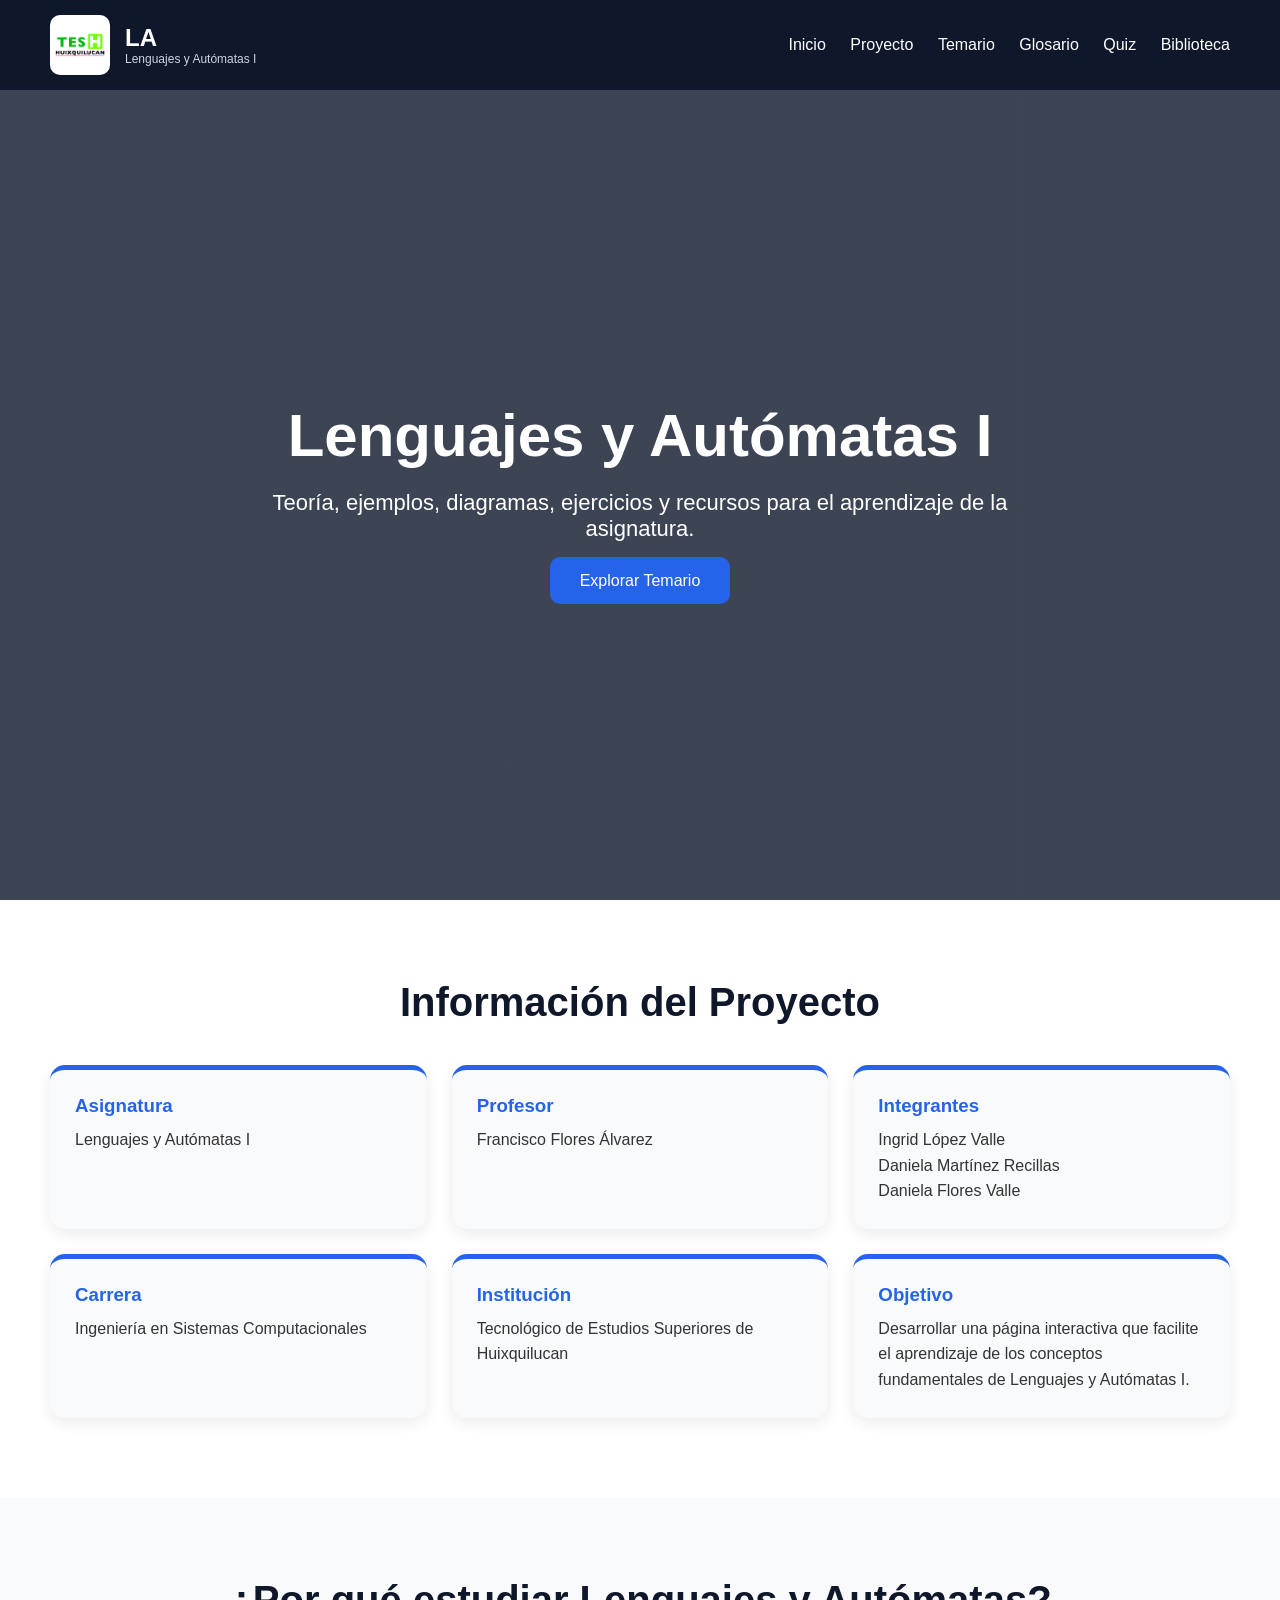
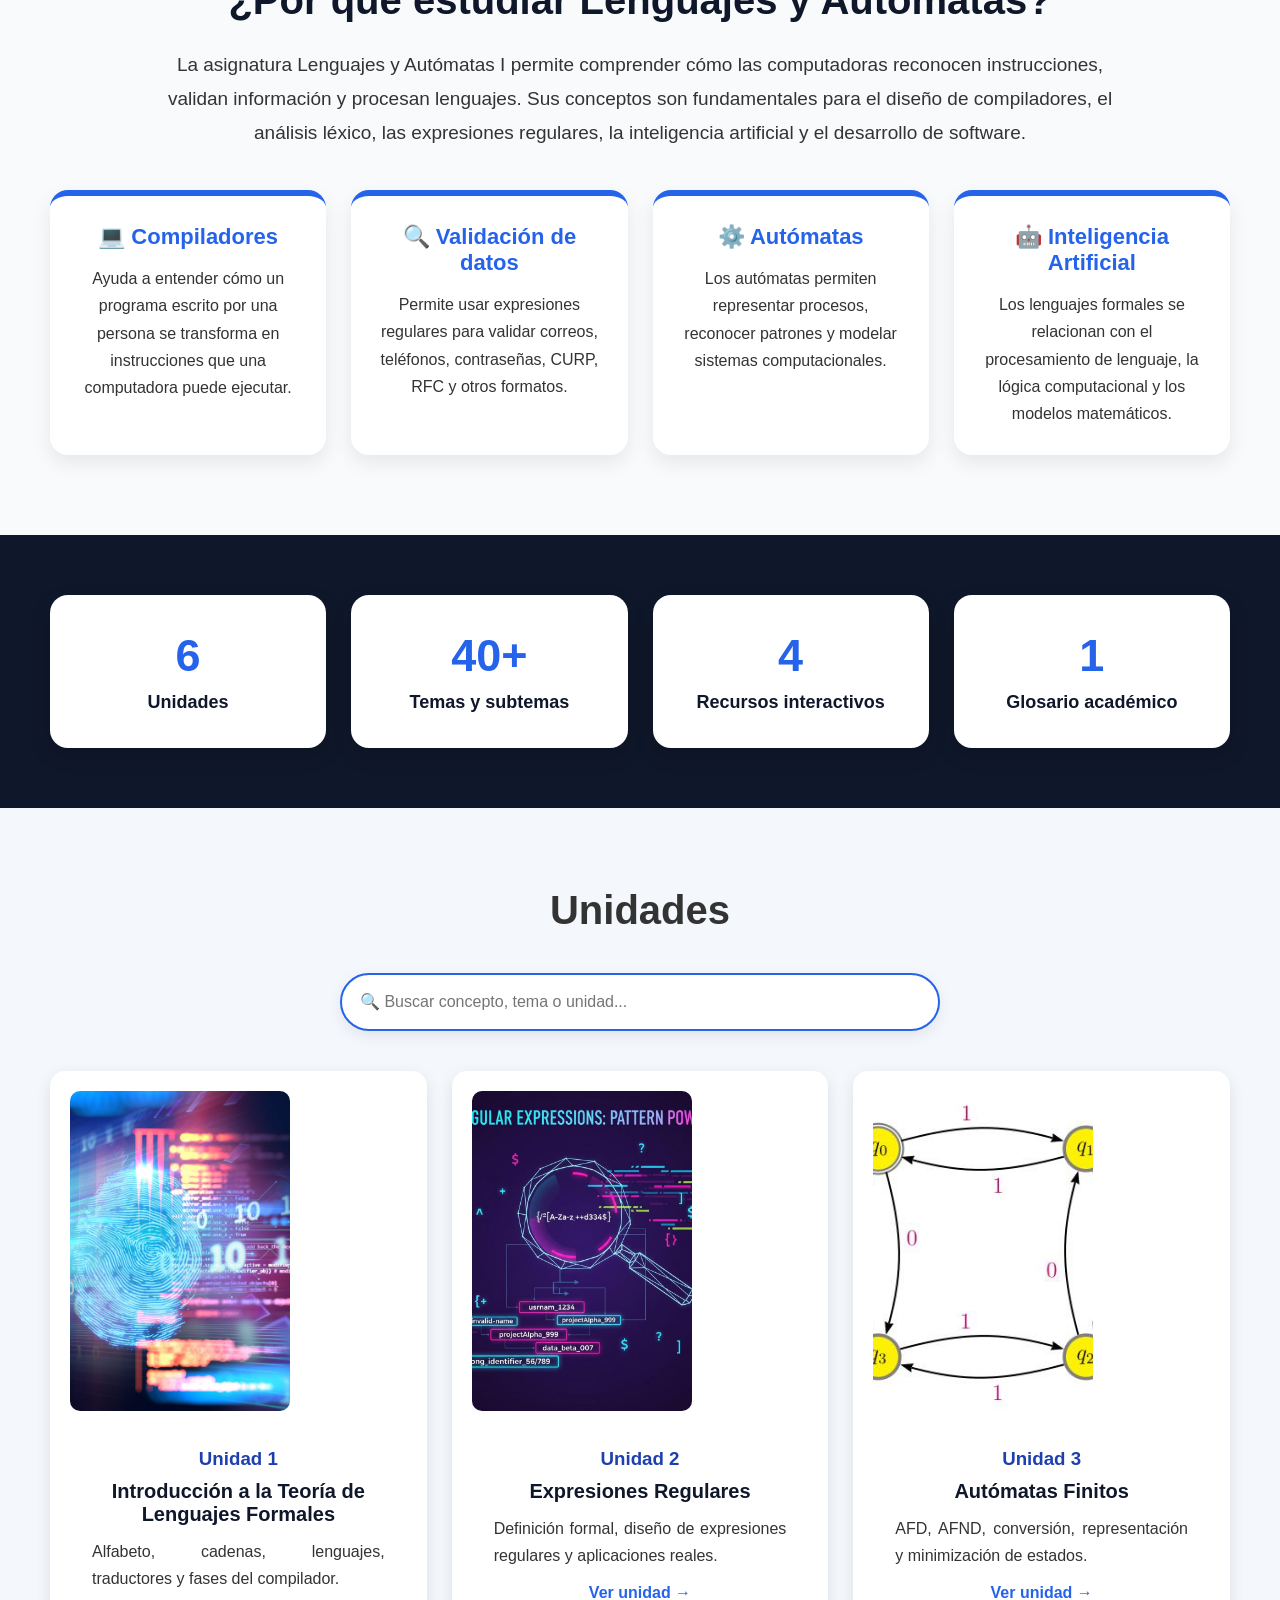
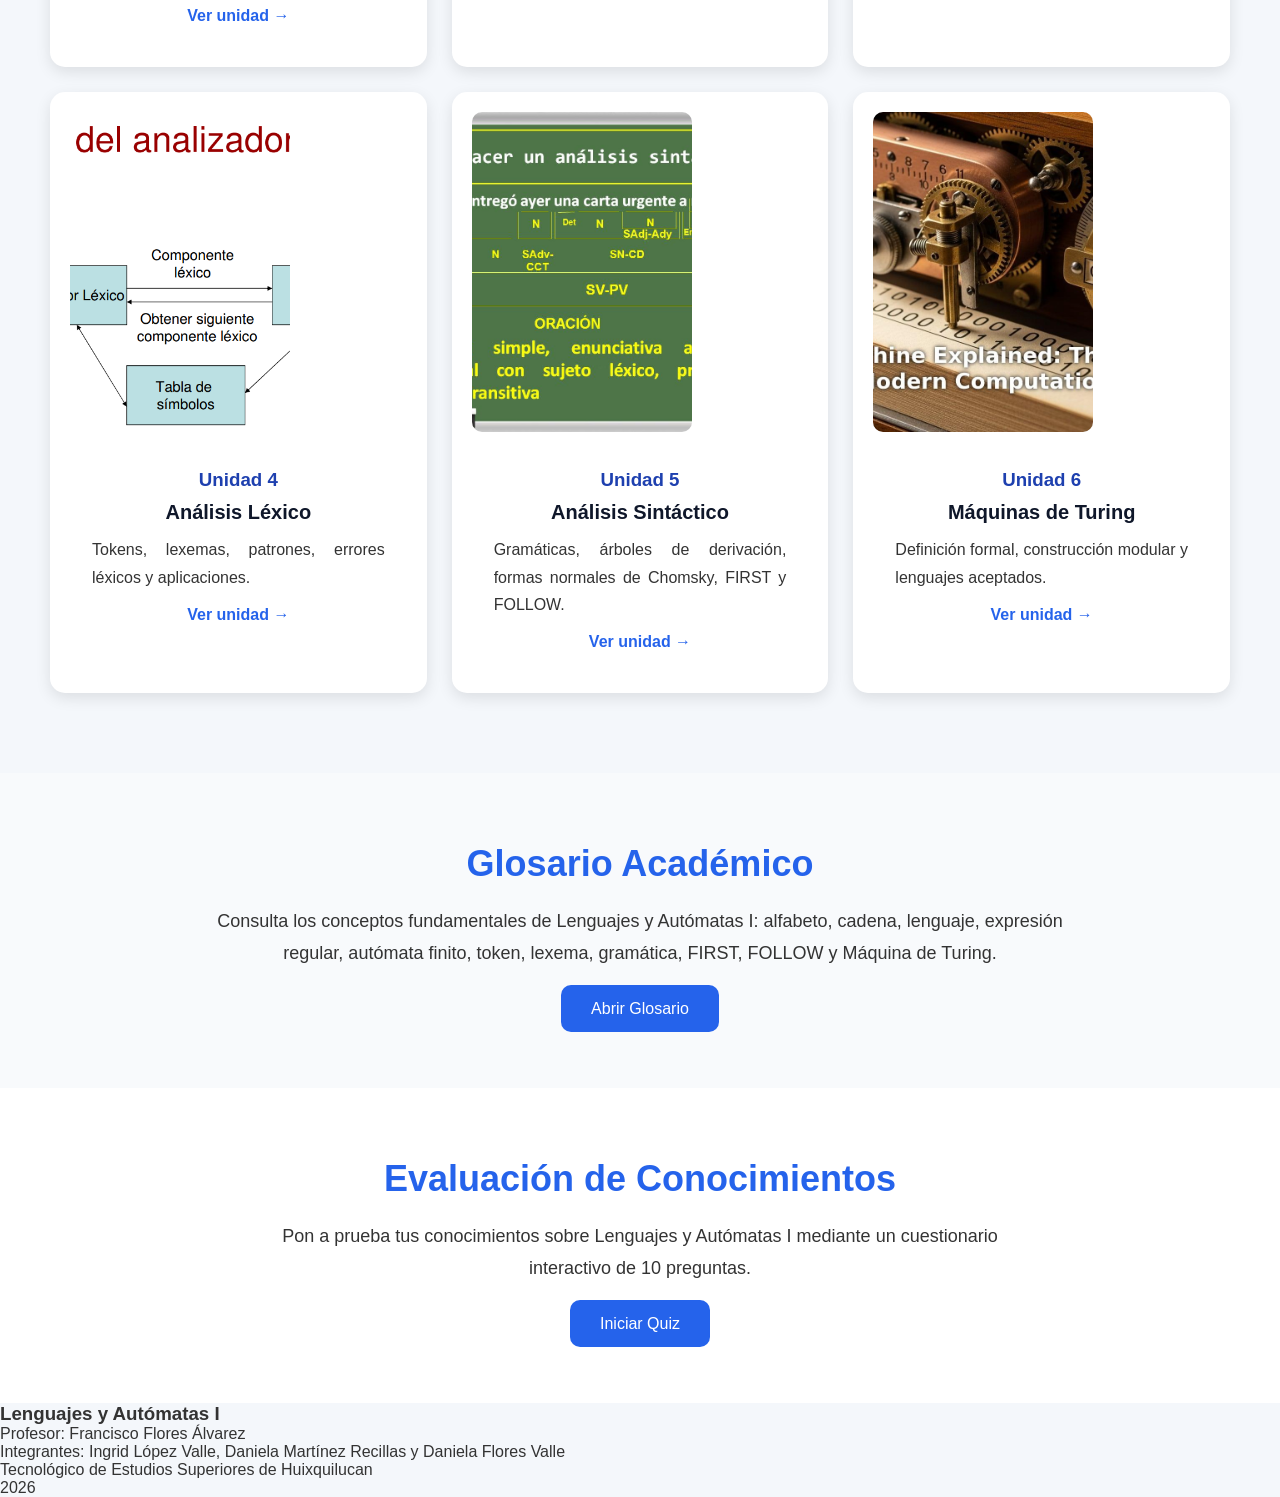
<file: index.html>
<!DOCTYPE html>
<html lang="es">

<head>
    <meta charset="UTF-8">
    <meta name="viewport" content="width=device-width, initial-scale=1.0">
    <title>Biblioteca Digital - Lenguajes y Autómatas I</title>
    <link rel="stylesheet" href="css/estilos.css">
</head>

<body>

<header class="encabezado">

    <div class="logo-contenedor">
        <img src="img/logo-tesh.png" alt="Logo TESH" class="logo-img">

        <div class="logo-texto">
            <h2>LA</h2>
            <p>Lenguajes y Autómatas I</p>
        </div>
    </div>

    <nav>
    <a href="#">Inicio</a>
    <a href="#informacion">Proyecto</a>
    <a href="#temario">Temario</a>
    <a href="paginas/glosario.html">Glosario</a>
    <a href="paginas/quiz.html">Quiz</a>
    <a href="paginas/biblioteca.html">Biblioteca</a>
    
</nav>

</header>

<section class="portada">

    <div class="contenido-portada">

        <h1>Lenguajes y Autómatas I</h1>

        <p>
            Teoría, ejemplos, diagramas, ejercicios y recursos para el aprendizaje de la asignatura.
        </p>

        <a href="#temario" class="boton">Explorar Temario</a>

    </div>

</section>

<section id="informacion" class="informacion">

    <h2>Información del Proyecto</h2>

    <div class="info-grid">

        <div class="info-card">
            <h3>Asignatura</h3>
            <p>Lenguajes y Autómatas I</p>
        </div>

        <div class="info-card">
            <h3>Profesor</h3>
            <p>Francisco Flores Álvarez</p>
        </div>

        <div class="info-card">
            <h3>Integrantes</h3>
            <p>
                Ingrid López Valle<br>
                Daniela Martínez Recillas<br>
                Daniela Flores Valle
            </p>
        </div>

        <div class="info-card">
            <h3>Carrera</h3>
            <p>Ingeniería en Sistemas Computacionales</p>
        </div>

        <div class="info-card">
            <h3>Institución</h3>
            <p>Tecnológico de Estudios Superiores de Huixquilucan</p>
        </div>

        <div class="info-card">
            <h3>Objetivo</h3>
            <p>
                Desarrollar una página interactiva
                que facilite el aprendizaje de los conceptos
                fundamentales de Lenguajes y Autómatas I.
            </p>
        </div>

    </div>

</section>

<section class="importancia">

    <h2>¿Por qué estudiar Lenguajes y Autómatas?</h2>

    <p>
        La asignatura Lenguajes y Autómatas I permite comprender cómo las computadoras
        reconocen instrucciones, validan información y procesan lenguajes. Sus conceptos
        son fundamentales para el diseño de compiladores, el análisis léxico, las expresiones
        regulares, la inteligencia artificial y el desarrollo de software.
    </p>

    <div class="importancia-grid">

        <div class="importancia-card">
            <h3>💻 Compiladores</h3>
            <p>
                Ayuda a entender cómo un programa escrito por una persona se transforma
                en instrucciones que una computadora puede ejecutar.
            </p>
        </div>

        <div class="importancia-card">
            <h3>🔍 Validación de datos</h3>
            <p>
                Permite usar expresiones regulares para validar correos, teléfonos,
                contraseñas, CURP, RFC y otros formatos.
            </p>
        </div>

        <div class="importancia-card">
            <h3>⚙️ Autómatas</h3>
            <p>
                Los autómatas permiten representar procesos, reconocer patrones y modelar
                sistemas computacionales.
            </p>
        </div>

        <div class="importancia-card">
            <h3>🤖 Inteligencia Artificial</h3>
            <p>
                Los lenguajes formales se relacionan con el procesamiento de lenguaje,
                la lógica computacional y los modelos matemáticos.
            </p>
        </div>

    </div>

</section>

<section class="estadisticas">

    <div class="dato">
        <h2>6</h2>
        <p>Unidades</p>
    </div>

    <div class="dato">
        <h2>40+</h2>
        <p>Temas y subtemas</p>
    </div>

    <div class="dato">
        <h2>4</h2>
        <p>Recursos interactivos</p>
    </div>

    <div class="dato">
        <h2>1</h2>
        <p>Glosario académico</p>
    </div>

</section>

<section id="temario" class="temario">

    <h2>Unidades</h2>

    <div class="buscador-contenedor">
        <input
            type="text"
            id="buscador"
            placeholder="🔍 Buscar concepto, tema o unidad..."
            onkeyup="buscarUnidad()">
    </div>

    <div class="contenedor-tarjetas">

        <a href="paginas/unidad1.html" class="tarjeta libro">
            <img src="img/unidad1.jpg" alt="Unidad 1">
            <div class="contenido-libro">
                <h3>Unidad 1</h3>
                <h4>Introducción a la Teoría de Lenguajes Formales</h4>
                <p>Alfabeto, cadenas, lenguajes, traductores y fases del compilador.</p>
                <span>Ver unidad →</span>
            </div>
        </a>

        <a href="paginas/unidad2.html" class="tarjeta libro">
            <img src="img/unidad2.jpg" alt="Unidad 2">
            <div class="contenido-libro">
                <h3>Unidad 2</h3>
                <h4>Expresiones Regulares</h4>
                <p>Definición formal, diseño de expresiones regulares y aplicaciones reales.</p>
                <span>Ver unidad →</span>
            </div>
        </a>

        <a href="paginas/unidad3.html" class="tarjeta libro">
            <img src="img/unidad3.jpg" alt="Unidad 3">
            <div class="contenido-libro">
                <h3>Unidad 3</h3>
                <h4>Autómatas Finitos</h4>
                <p>AFD, AFND, conversión, representación y minimización de estados.</p>
                <span>Ver unidad →</span>
            </div>
        </a>

        <a href="paginas/unidad4.html" class="tarjeta libro">
            <img src="img/unidad4.jpg" alt="Unidad 4">
            <div class="contenido-libro">
                <h3>Unidad 4</h3>
                <h4>Análisis Léxico</h4>
                <p>Tokens, lexemas, patrones, errores léxicos y aplicaciones.</p>
                <span>Ver unidad →</span>
            </div>
        </a>

        <a href="paginas/unidad5.html" class="tarjeta libro">
            <img src="img/unidad5.jpg" alt="Unidad 5">
            <div class="contenido-libro">
                <h3>Unidad 5</h3>
                <h4>Análisis Sintáctico</h4>
                <p>Gramáticas, árboles de derivación, formas normales de Chomsky, FIRST y FOLLOW.</p>
                <span>Ver unidad →</span>
            </div>
        </a>

        <a href="paginas/unidad6.html" class="tarjeta libro">
            <img src="img/unidad6.jpg" alt="Unidad 6">
            <div class="contenido-libro">
                <h3>Unidad 6</h3>
                <h4>Máquinas de Turing</h4>
                <p>Definición formal, construcción modular y lenguajes aceptados.</p>
                <span>Ver unidad →</span>
            </div>
        </a>

    </div>

</section>

<section class="glosario-home">

    <h2>Glosario Académico</h2>

    <p>
        Consulta los conceptos fundamentales de Lenguajes y Autómatas I:
        alfabeto, cadena, lenguaje, expresión regular, autómata finito,
        token, lexema, gramática, FIRST, FOLLOW y Máquina de Turing.
    </p>

    <a href="paginas/glosario.html" class="boton">Abrir Glosario</a>

</section>

<section class="quiz-home">

    <h2>Evaluación de Conocimientos</h2>

    <p>
        Pon a prueba tus conocimientos sobre Lenguajes y Autómatas I
        mediante un cuestionario interactivo de 10 preguntas.
    </p>

    <a href="paginas/quiz.html" class="boton">
        Iniciar Quiz
    </a>

</section>

<footer class="footer">

    <h3>Lenguajes y Autómatas I</h3>

    <p>Profesor: Francisco Flores Álvarez</p>

    <p>
        Integrantes:
        Ingrid López Valle,
        Daniela Martínez Recillas y
        Daniela Flores Valle
    </p>

    <p>Tecnológico de Estudios Superiores de Huixquilucan</p>

    <p>2026</p>

</footer>

<script src="js/script.js"></script>

</body>
</html>
</file>
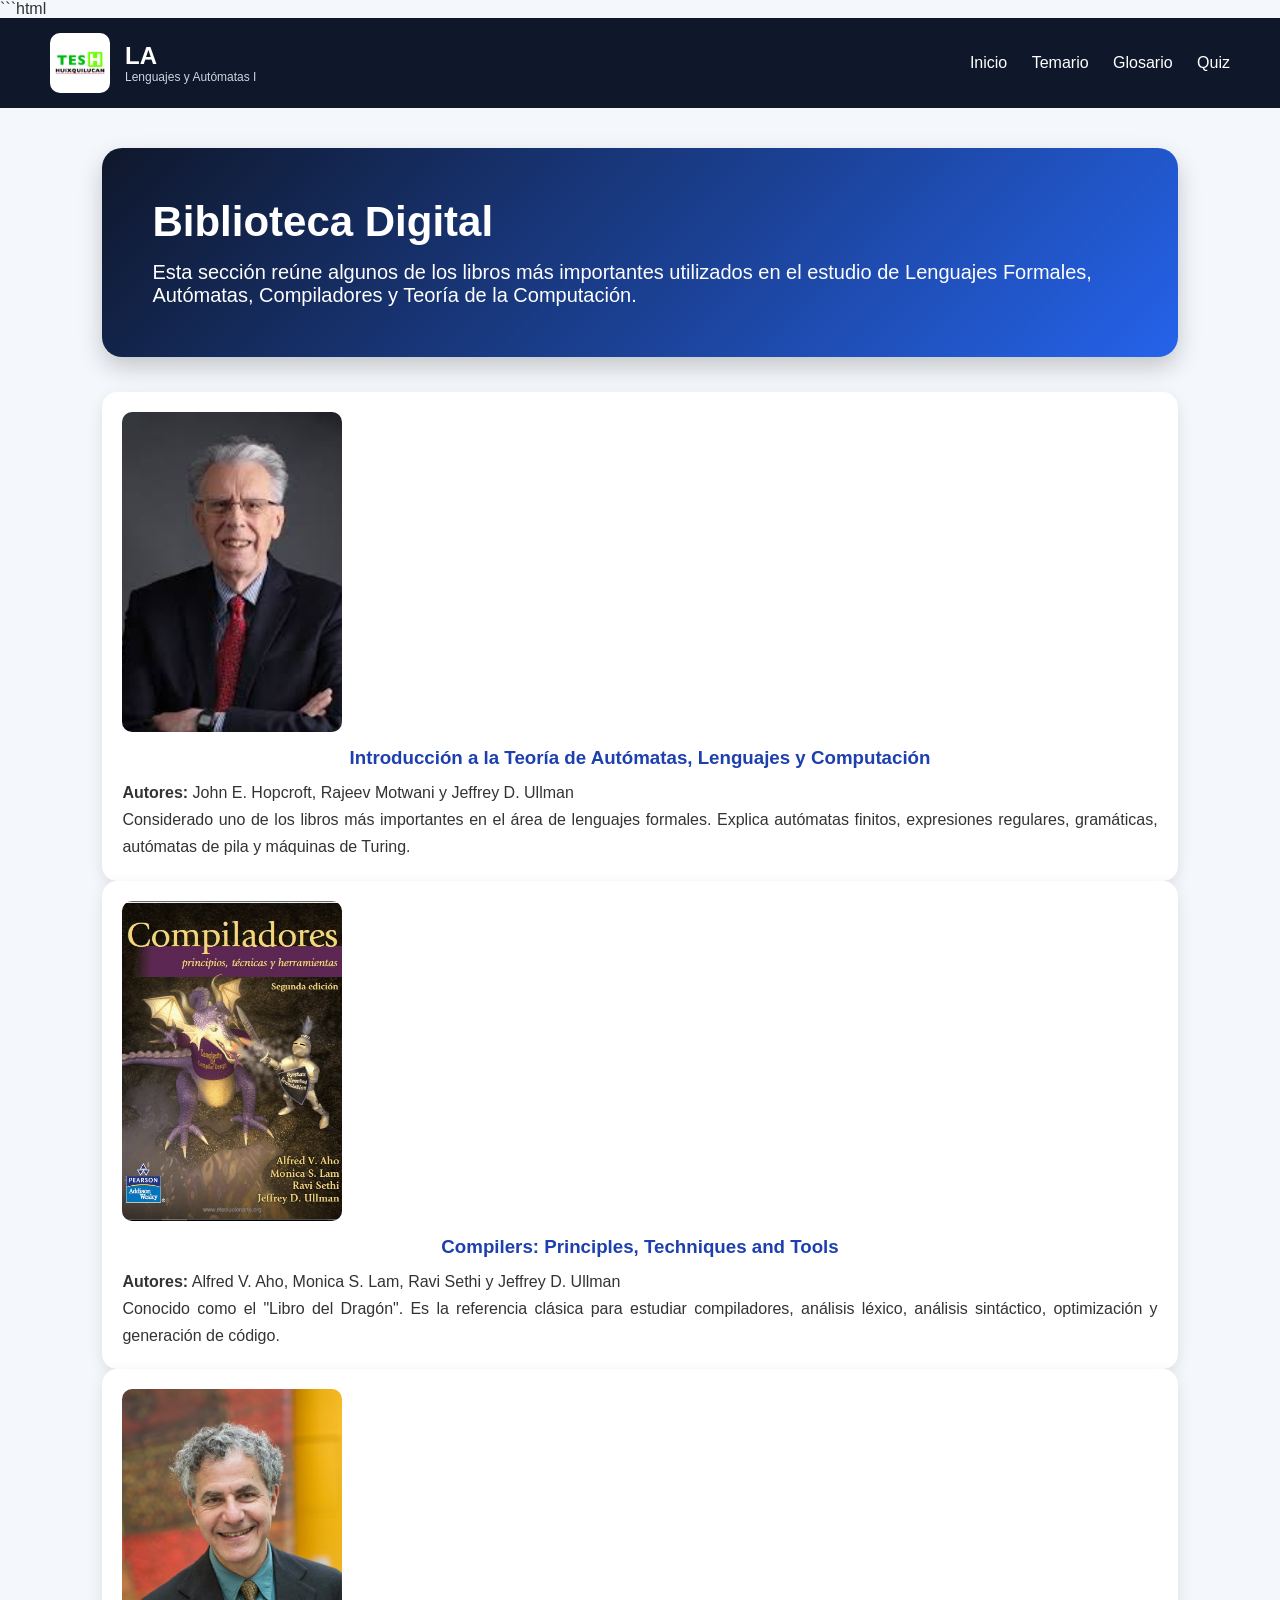
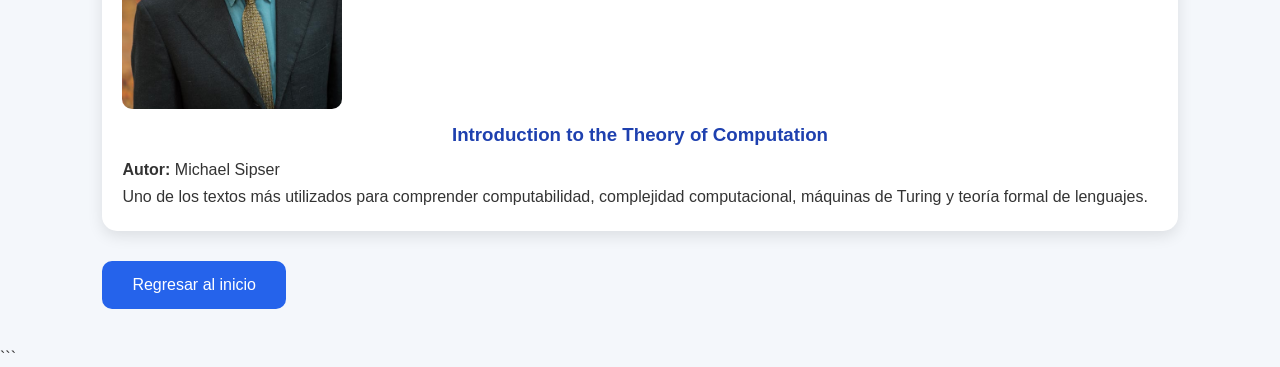
<file: paginas/biblioteca.html>
```html
<!DOCTYPE html>
<html lang="es">
<head>
    <meta charset="UTF-8">
    <title>Biblioteca - Lenguajes y Autómatas I</title>
    <link rel="stylesheet" href="../css/estilos.css">
</head>
<body>

<header class="encabezado">

    <div class="logo-contenedor">
        <img src="../img/logo-tesh.png" alt="Logo TESH" class="logo-img">
        <div class="logo-texto">
            <h2>LA</h2>
            <p>Lenguajes y Autómatas I</p>
        </div>
    </div>

    <nav>
        <a href="../index.html">Inicio</a>
        <a href="../index.html#temario">Temario</a>
        <a href="glosario.html">Glosario</a>
        <a href="quiz.html">Quiz</a>
    </nav>

</header>

<main class="contenido-unidad">

<section class="portada-unidad">
    <h1>Biblioteca Digital</h1>

    <p>
        Esta sección reúne algunos de los libros más importantes utilizados
        en el estudio de Lenguajes Formales, Autómatas, Compiladores y
        Teoría de la Computación.
    </p>
</section>

<section class="biblioteca-grid">

    <div class="libro">

        <img src="../img/hopcroft.jpg" alt="Hopcroft">

        <h3>Introducción a la Teoría de Autómatas, Lenguajes y Computación</h3>

        <p><strong>Autores:</strong> John E. Hopcroft, Rajeev Motwani y Jeffrey D. Ullman</p>

        <p>
            Considerado uno de los libros más importantes en el área de
            lenguajes formales. Explica autómatas finitos, expresiones
            regulares, gramáticas, autómatas de pila y máquinas de Turing.
        </p>

    </div>

    <div class="libro">

        <img src="../img/aho.jpg" alt="Aho">

        <h3>Compilers: Principles, Techniques and Tools</h3>

        <p><strong>Autores:</strong> Alfred V. Aho, Monica S. Lam,
        Ravi Sethi y Jeffrey D. Ullman</p>

        <p>
            Conocido como el "Libro del Dragón". Es la referencia clásica
            para estudiar compiladores, análisis léxico, análisis sintáctico,
            optimización y generación de código.
        </p>

    </div>

    <div class="libro">

        <img src="../img/sipser.jpg" alt="Sipser">

        <h3>Introduction to the Theory of Computation</h3>

        <p><strong>Autor:</strong> Michael Sipser</p>

        <p>
            Uno de los textos más utilizados para comprender computabilidad,
            complejidad computacional, máquinas de Turing y teoría formal
            de lenguajes.
        </p>

    </div>

</section>

<div class="botones-unidad">
    <a href="../index.html" class="boton">
        Regresar al inicio
    </a>
</div>

</main>

</body>
</html>
```
</file>
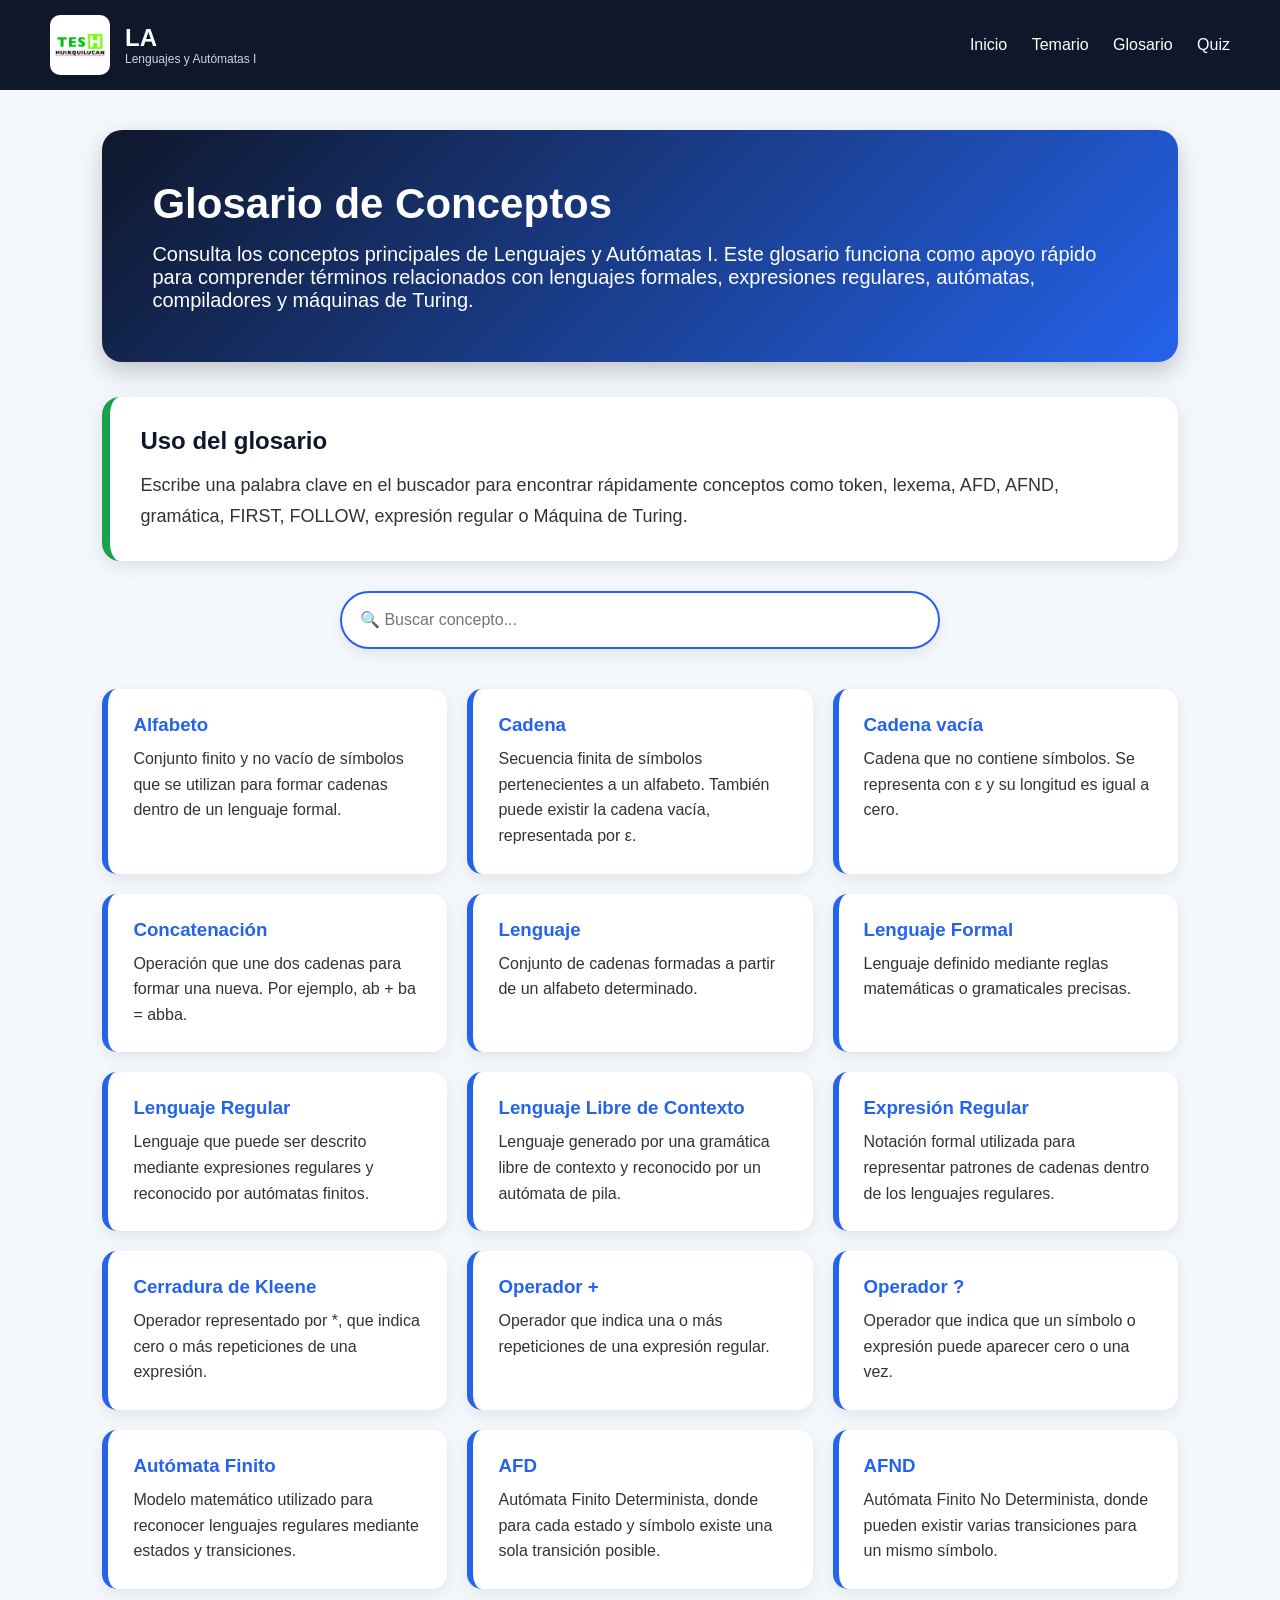
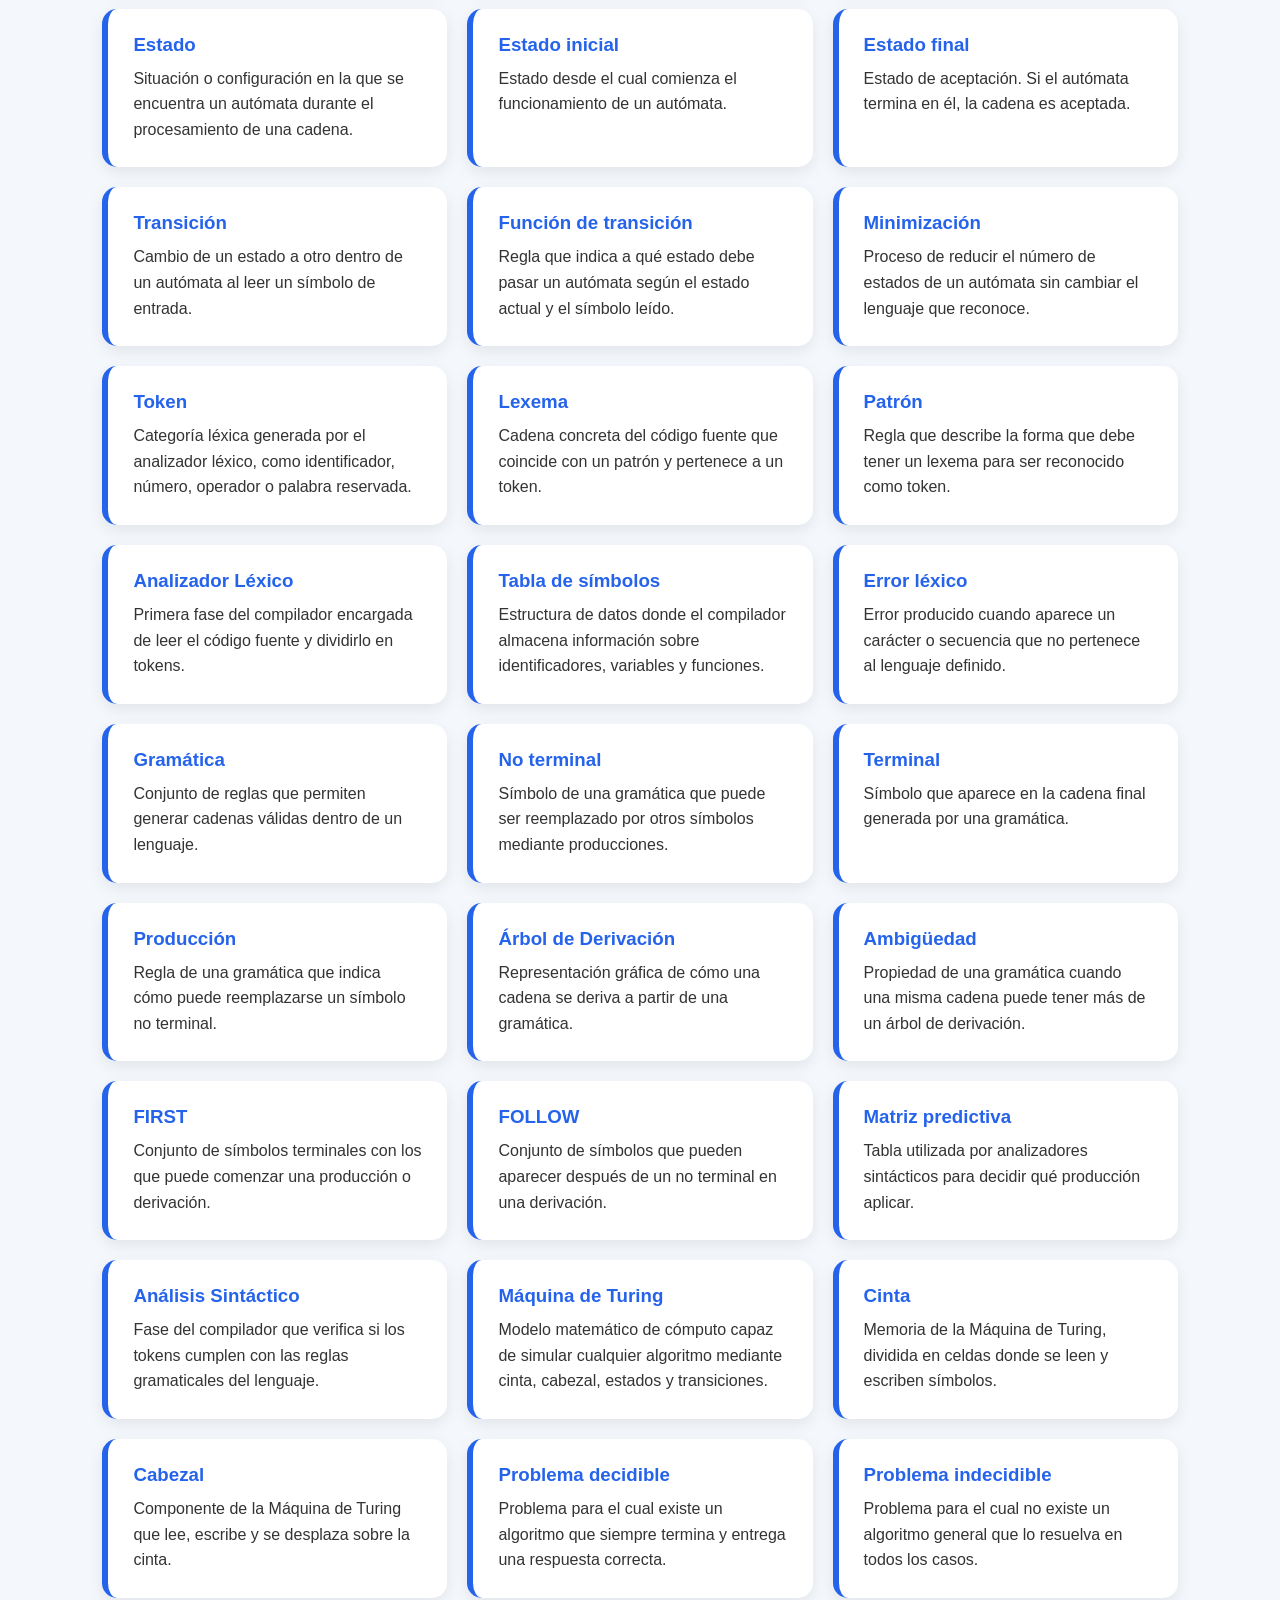
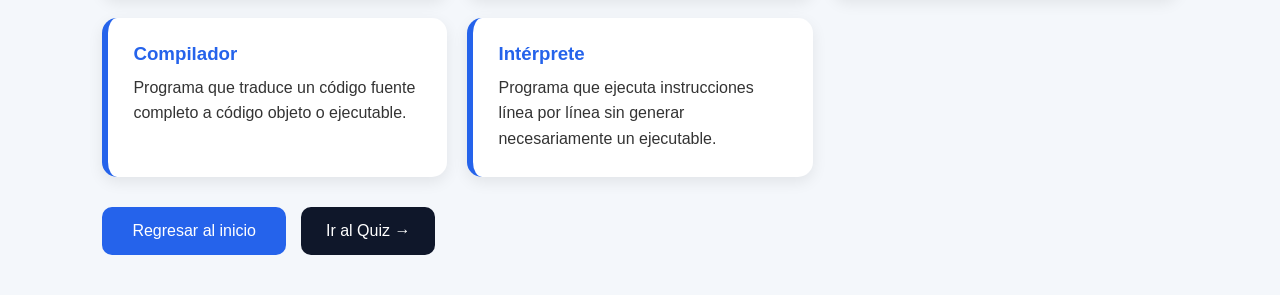
<file: paginas/glosario.html>
<!DOCTYPE html>
<html lang="es">
<head>
    <meta charset="UTF-8">
    <title>Glosario - Lenguajes y Autómatas I</title>
    <link rel="stylesheet" href="../css/estilos.css">
</head>
<body>

<header class="encabezado">
    <div class="logo-contenedor">
        <img src="../img/logo-tesh.png" alt="Logo TESH" class="logo-img">
        <div class="logo-texto">
            <h2>LA</h2>
            <p>Lenguajes y Autómatas I</p>
        </div>
    </div>

    <nav>
        <a href="../index.html">Inicio</a>
        <a href="../index.html#temario">Temario</a>
        <a href="glosario.html">Glosario</a>
        <a href="quiz.html">Quiz</a>
    </nav>
</header>

<main class="contenido-unidad">

    <section class="portada-unidad">
        <h1>Glosario de Conceptos</h1>
        <p>
            Consulta los conceptos principales de Lenguajes y Autómatas I.
            Este glosario funciona como apoyo rápido para comprender términos
            relacionados con lenguajes formales, expresiones regulares, autómatas,
            compiladores y máquinas de Turing.
        </p>
    </section>

    <section class="resumen-unidad">
        <h2>Uso del glosario</h2>
        <p>
            Escribe una palabra clave en el buscador para encontrar rápidamente
            conceptos como token, lexema, AFD, AFND, gramática, FIRST, FOLLOW,
            expresión regular o Máquina de Turing.
        </p>
    </section>

    <div class="buscador-contenedor">
        <input type="text" id="buscadorGlosario" placeholder="🔍 Buscar concepto..." onkeyup="buscarGlosario()">
    </div>

    <section class="glosario-grid">

        <div class="concepto">
            <h3>Alfabeto</h3>
            <p>Conjunto finito y no vacío de símbolos que se utilizan para formar cadenas dentro de un lenguaje formal.</p>
        </div>

        <div class="concepto">
            <h3>Cadena</h3>
            <p>Secuencia finita de símbolos pertenecientes a un alfabeto. También puede existir la cadena vacía, representada por ε.</p>
        </div>

        <div class="concepto">
            <h3>Cadena vacía</h3>
            <p>Cadena que no contiene símbolos. Se representa con ε y su longitud es igual a cero.</p>
        </div>

        <div class="concepto">
            <h3>Concatenación</h3>
            <p>Operación que une dos cadenas para formar una nueva. Por ejemplo, ab + ba = abba.</p>
        </div>

        <div class="concepto">
            <h3>Lenguaje</h3>
            <p>Conjunto de cadenas formadas a partir de un alfabeto determinado.</p>
        </div>

        <div class="concepto">
            <h3>Lenguaje Formal</h3>
            <p>Lenguaje definido mediante reglas matemáticas o gramaticales precisas.</p>
        </div>

        <div class="concepto">
            <h3>Lenguaje Regular</h3>
            <p>Lenguaje que puede ser descrito mediante expresiones regulares y reconocido por autómatas finitos.</p>
        </div>

        <div class="concepto">
            <h3>Lenguaje Libre de Contexto</h3>
            <p>Lenguaje generado por una gramática libre de contexto y reconocido por un autómata de pila.</p>
        </div>

        <div class="concepto">
            <h3>Expresión Regular</h3>
            <p>Notación formal utilizada para representar patrones de cadenas dentro de los lenguajes regulares.</p>
        </div>

        <div class="concepto">
            <h3>Cerradura de Kleene</h3>
            <p>Operador representado por *, que indica cero o más repeticiones de una expresión.</p>
        </div>

        <div class="concepto">
            <h3>Operador +</h3>
            <p>Operador que indica una o más repeticiones de una expresión regular.</p>
        </div>

        <div class="concepto">
            <h3>Operador ?</h3>
            <p>Operador que indica que un símbolo o expresión puede aparecer cero o una vez.</p>
        </div>

        <div class="concepto">
            <h3>Autómata Finito</h3>
            <p>Modelo matemático utilizado para reconocer lenguajes regulares mediante estados y transiciones.</p>
        </div>

        <div class="concepto">
            <h3>AFD</h3>
            <p>Autómata Finito Determinista, donde para cada estado y símbolo existe una sola transición posible.</p>
        </div>

        <div class="concepto">
            <h3>AFND</h3>
            <p>Autómata Finito No Determinista, donde pueden existir varias transiciones para un mismo símbolo.</p>
        </div>

        <div class="concepto">
            <h3>Estado</h3>
            <p>Situación o configuración en la que se encuentra un autómata durante el procesamiento de una cadena.</p>
        </div>

        <div class="concepto">
            <h3>Estado inicial</h3>
            <p>Estado desde el cual comienza el funcionamiento de un autómata.</p>
        </div>

        <div class="concepto">
            <h3>Estado final</h3>
            <p>Estado de aceptación. Si el autómata termina en él, la cadena es aceptada.</p>
        </div>

        <div class="concepto">
            <h3>Transición</h3>
            <p>Cambio de un estado a otro dentro de un autómata al leer un símbolo de entrada.</p>
        </div>

        <div class="concepto">
            <h3>Función de transición</h3>
            <p>Regla que indica a qué estado debe pasar un autómata según el estado actual y el símbolo leído.</p>
        </div>

        <div class="concepto">
            <h3>Minimización</h3>
            <p>Proceso de reducir el número de estados de un autómata sin cambiar el lenguaje que reconoce.</p>
        </div>

        <div class="concepto">
            <h3>Token</h3>
            <p>Categoría léxica generada por el analizador léxico, como identificador, número, operador o palabra reservada.</p>
        </div>

        <div class="concepto">
            <h3>Lexema</h3>
            <p>Cadena concreta del código fuente que coincide con un patrón y pertenece a un token.</p>
        </div>

        <div class="concepto">
            <h3>Patrón</h3>
            <p>Regla que describe la forma que debe tener un lexema para ser reconocido como token.</p>
        </div>

        <div class="concepto">
            <h3>Analizador Léxico</h3>
            <p>Primera fase del compilador encargada de leer el código fuente y dividirlo en tokens.</p>
        </div>

        <div class="concepto">
            <h3>Tabla de símbolos</h3>
            <p>Estructura de datos donde el compilador almacena información sobre identificadores, variables y funciones.</p>
        </div>

        <div class="concepto">
            <h3>Error léxico</h3>
            <p>Error producido cuando aparece un carácter o secuencia que no pertenece al lenguaje definido.</p>
        </div>

        <div class="concepto">
            <h3>Gramática</h3>
            <p>Conjunto de reglas que permiten generar cadenas válidas dentro de un lenguaje.</p>
        </div>

        <div class="concepto">
            <h3>No terminal</h3>
            <p>Símbolo de una gramática que puede ser reemplazado por otros símbolos mediante producciones.</p>
        </div>

        <div class="concepto">
            <h3>Terminal</h3>
            <p>Símbolo que aparece en la cadena final generada por una gramática.</p>
        </div>

        <div class="concepto">
            <h3>Producción</h3>
            <p>Regla de una gramática que indica cómo puede reemplazarse un símbolo no terminal.</p>
        </div>

        <div class="concepto">
            <h3>Árbol de Derivación</h3>
            <p>Representación gráfica de cómo una cadena se deriva a partir de una gramática.</p>
        </div>

        <div class="concepto">
            <h3>Ambigüedad</h3>
            <p>Propiedad de una gramática cuando una misma cadena puede tener más de un árbol de derivación.</p>
        </div>

        <div class="concepto">
            <h3>FIRST</h3>
            <p>Conjunto de símbolos terminales con los que puede comenzar una producción o derivación.</p>
        </div>

        <div class="concepto">
            <h3>FOLLOW</h3>
            <p>Conjunto de símbolos que pueden aparecer después de un no terminal en una derivación.</p>
        </div>

        <div class="concepto">
            <h3>Matriz predictiva</h3>
            <p>Tabla utilizada por analizadores sintácticos para decidir qué producción aplicar.</p>
        </div>

        <div class="concepto">
            <h3>Análisis Sintáctico</h3>
            <p>Fase del compilador que verifica si los tokens cumplen con las reglas gramaticales del lenguaje.</p>
        </div>

        <div class="concepto">
            <h3>Máquina de Turing</h3>
            <p>Modelo matemático de cómputo capaz de simular cualquier algoritmo mediante cinta, cabezal, estados y transiciones.</p>
        </div>

        <div class="concepto">
            <h3>Cinta</h3>
            <p>Memoria de la Máquina de Turing, dividida en celdas donde se leen y escriben símbolos.</p>
        </div>

        <div class="concepto">
            <h3>Cabezal</h3>
            <p>Componente de la Máquina de Turing que lee, escribe y se desplaza sobre la cinta.</p>
        </div>

        <div class="concepto">
            <h3>Problema decidible</h3>
            <p>Problema para el cual existe un algoritmo que siempre termina y entrega una respuesta correcta.</p>
        </div>

        <div class="concepto">
            <h3>Problema indecidible</h3>
            <p>Problema para el cual no existe un algoritmo general que lo resuelva en todos los casos.</p>
        </div>

        <div class="concepto">
            <h3>Compilador</h3>
            <p>Programa que traduce un código fuente completo a código objeto o ejecutable.</p>
        </div>

        <div class="concepto">
            <h3>Intérprete</h3>
            <p>Programa que ejecuta instrucciones línea por línea sin generar necesariamente un ejecutable.</p>
        </div>

    </section>

    <div class="botones-unidad">
        <a href="../index.html" class="boton">Regresar al inicio</a>
        <a href="quiz.html" class="boton-secundario">Ir al Quiz →</a>
    </div>

</main>

<script src="../js/script.js"></script>

</body>
</html>
</file>
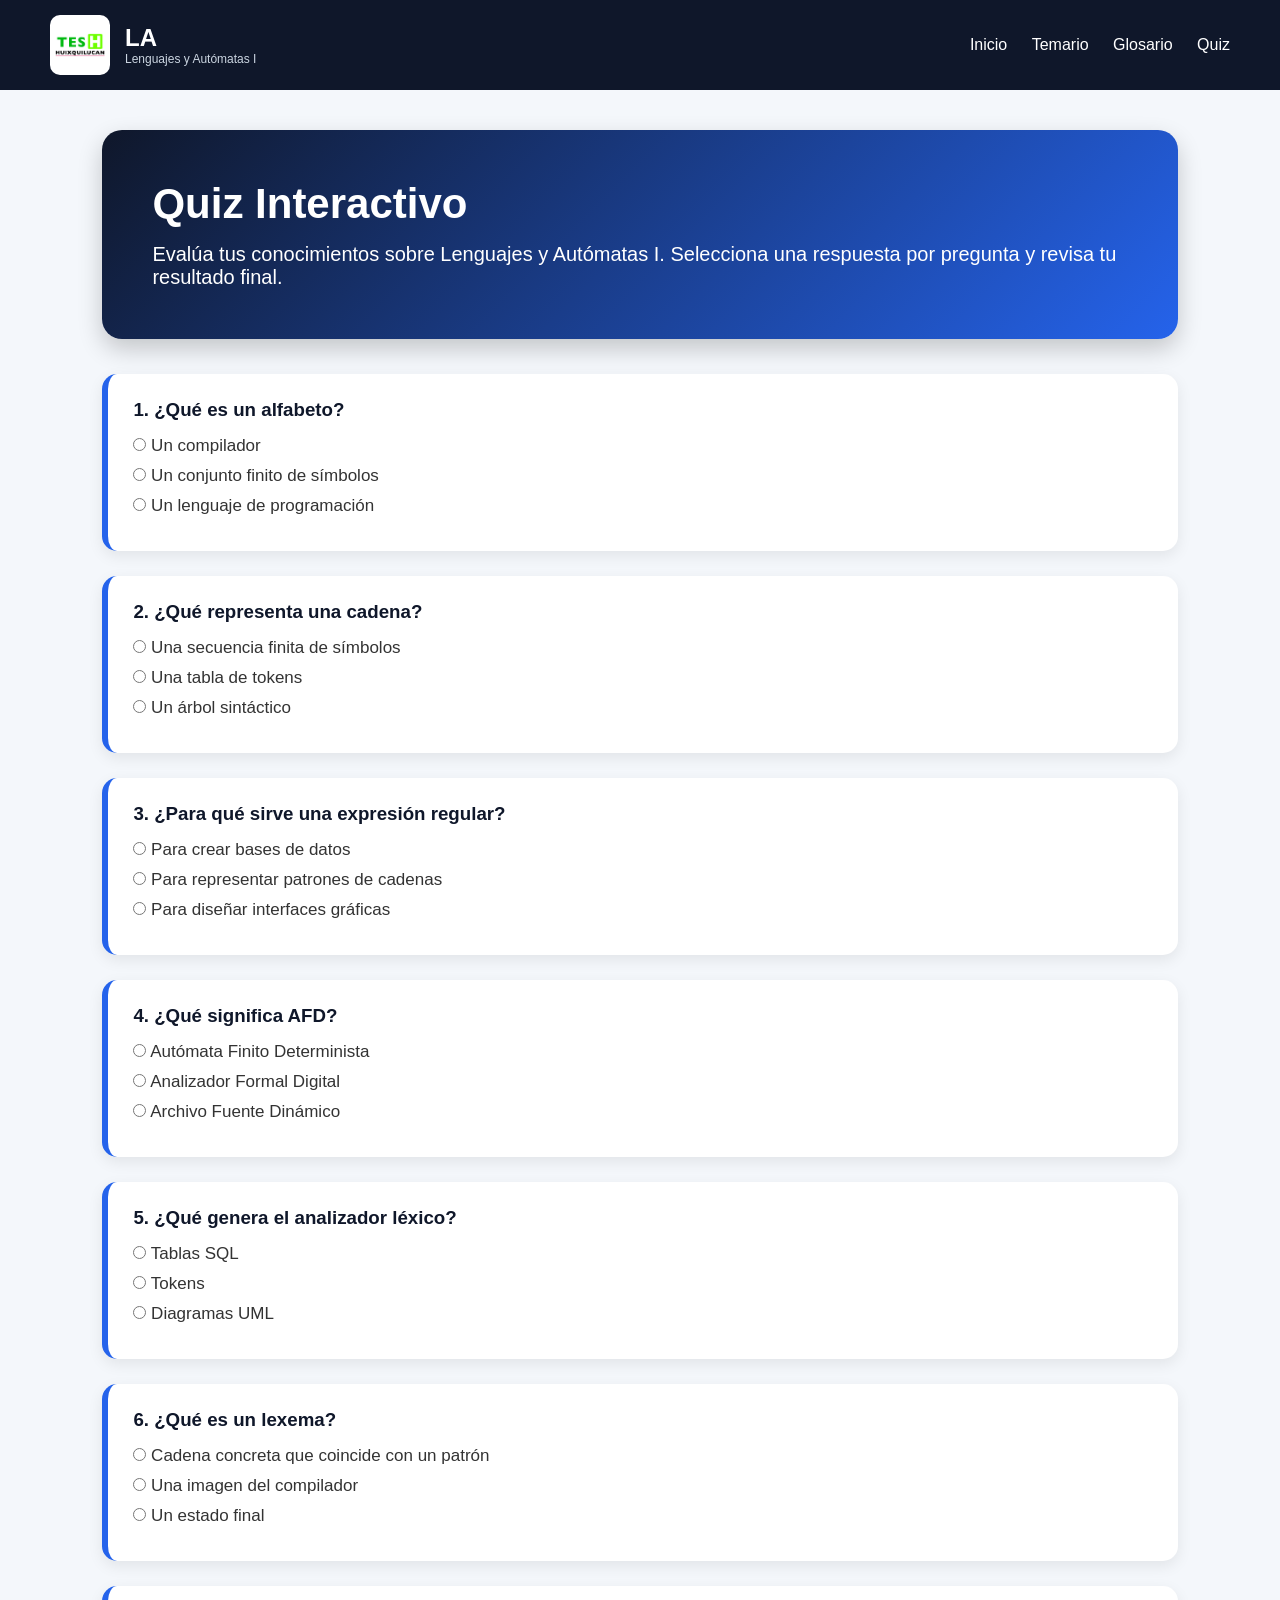
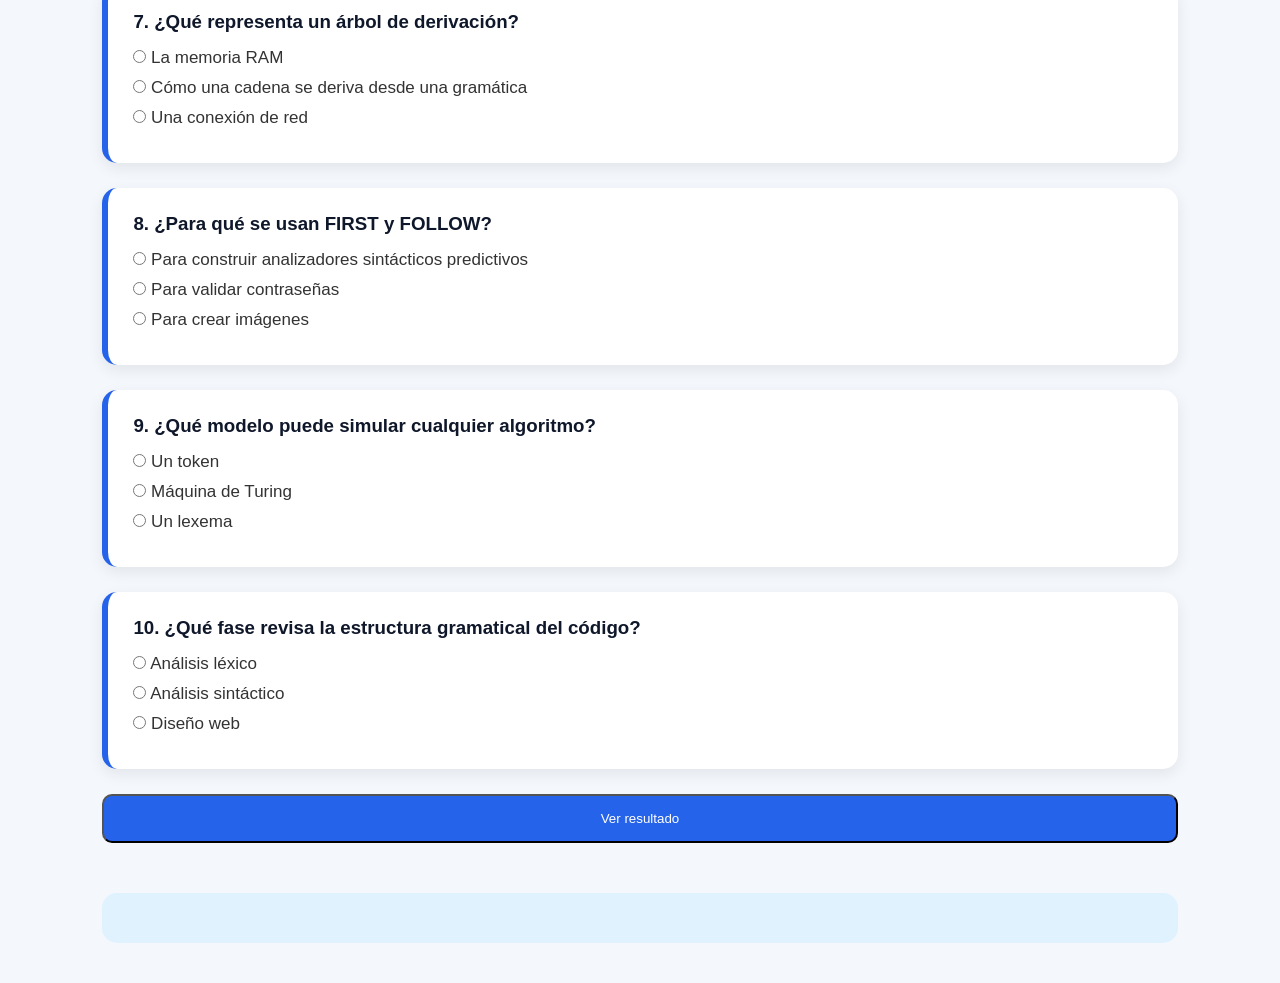
<file: paginas/quiz.html>
<!DOCTYPE html>
<html lang="es">
<head>
    <meta charset="UTF-8">
    <title>Quiz - Lenguajes y Autómatas I</title>
    <link rel="stylesheet" href="../css/estilos.css">
</head>
<body>

<header class="encabezado">
    <div class="logo-contenedor">
        <img src="../img/logo-tesh.png" alt="Logo TESH" class="logo-img">
        <div class="logo-texto">
            <h2>LA</h2>
            <p>Lenguajes y Autómatas I</p>
        </div>
    </div>

    <nav>
        <a href="../index.html">Inicio</a>
        <a href="../index.html#temario">Temario</a>
        <a href="glosario.html">Glosario</a>
        <a href="quiz.html">Quiz</a>
    </nav>
</header>

<main class="contenido-unidad">

    <section class="portada-unidad">
        <h1>Quiz Interactivo</h1>
        <p>
            Evalúa tus conocimientos sobre Lenguajes y Autómatas I.
            Selecciona una respuesta por pregunta y revisa tu resultado final.
        </p>
    </section>

    <section class="quiz-contenedor">

        <div class="pregunta">
            <h3>1. ¿Qué es un alfabeto?</h3>
            <label><input type="radio" name="p1" value="0"> Un compilador</label>
            <label><input type="radio" name="p1" value="1"> Un conjunto finito de símbolos</label>
            <label><input type="radio" name="p1" value="0"> Un lenguaje de programación</label>
        </div>

        <div class="pregunta">
            <h3>2. ¿Qué representa una cadena?</h3>
            <label><input type="radio" name="p2" value="1"> Una secuencia finita de símbolos</label>
            <label><input type="radio" name="p2" value="0"> Una tabla de tokens</label>
            <label><input type="radio" name="p2" value="0"> Un árbol sintáctico</label>
        </div>

        <div class="pregunta">
            <h3>3. ¿Para qué sirve una expresión regular?</h3>
            <label><input type="radio" name="p3" value="0"> Para crear bases de datos</label>
            <label><input type="radio" name="p3" value="1"> Para representar patrones de cadenas</label>
            <label><input type="radio" name="p3" value="0"> Para diseñar interfaces gráficas</label>
        </div>

        <div class="pregunta">
            <h3>4. ¿Qué significa AFD?</h3>
            <label><input type="radio" name="p4" value="1"> Autómata Finito Determinista</label>
            <label><input type="radio" name="p4" value="0"> Analizador Formal Digital</label>
            <label><input type="radio" name="p4" value="0"> Archivo Fuente Dinámico</label>
        </div>

        <div class="pregunta">
            <h3>5. ¿Qué genera el analizador léxico?</h3>
            <label><input type="radio" name="p5" value="0"> Tablas SQL</label>
            <label><input type="radio" name="p5" value="1"> Tokens</label>
            <label><input type="radio" name="p5" value="0"> Diagramas UML</label>
        </div>

        <div class="pregunta">
            <h3>6. ¿Qué es un lexema?</h3>
            <label><input type="radio" name="p6" value="1"> Cadena concreta que coincide con un patrón</label>
            <label><input type="radio" name="p6" value="0"> Una imagen del compilador</label>
            <label><input type="radio" name="p6" value="0"> Un estado final</label>
        </div>

        <div class="pregunta">
            <h3>7. ¿Qué representa un árbol de derivación?</h3>
            <label><input type="radio" name="p7" value="0"> La memoria RAM</label>
            <label><input type="radio" name="p7" value="1"> Cómo una cadena se deriva desde una gramática</label>
            <label><input type="radio" name="p7" value="0"> Una conexión de red</label>
        </div>

        <div class="pregunta">
            <h3>8. ¿Para qué se usan FIRST y FOLLOW?</h3>
            <label><input type="radio" name="p8" value="1"> Para construir analizadores sintácticos predictivos</label>
            <label><input type="radio" name="p8" value="0"> Para validar contraseñas</label>
            <label><input type="radio" name="p8" value="0"> Para crear imágenes</label>
        </div>

        <div class="pregunta">
            <h3>9. ¿Qué modelo puede simular cualquier algoritmo?</h3>
            <label><input type="radio" name="p9" value="0"> Un token</label>
            <label><input type="radio" name="p9" value="1"> Máquina de Turing</label>
            <label><input type="radio" name="p9" value="0"> Un lexema</label>
        </div>

        <div class="pregunta">
            <h3>10. ¿Qué fase revisa la estructura gramatical del código?</h3>
            <label><input type="radio" name="p10" value="0"> Análisis léxico</label>
            <label><input type="radio" name="p10" value="1"> Análisis sintáctico</label>
            <label><input type="radio" name="p10" value="0"> Diseño web</label>
        </div>

        <button onclick="calificarQuiz()" class="boton">Ver resultado</button>

        <div id="resultadoQuiz" class="resultado-quiz"></div>

    </section>

</main>

<script src="../js/script.js"></script>

</body>
</html>
</file>
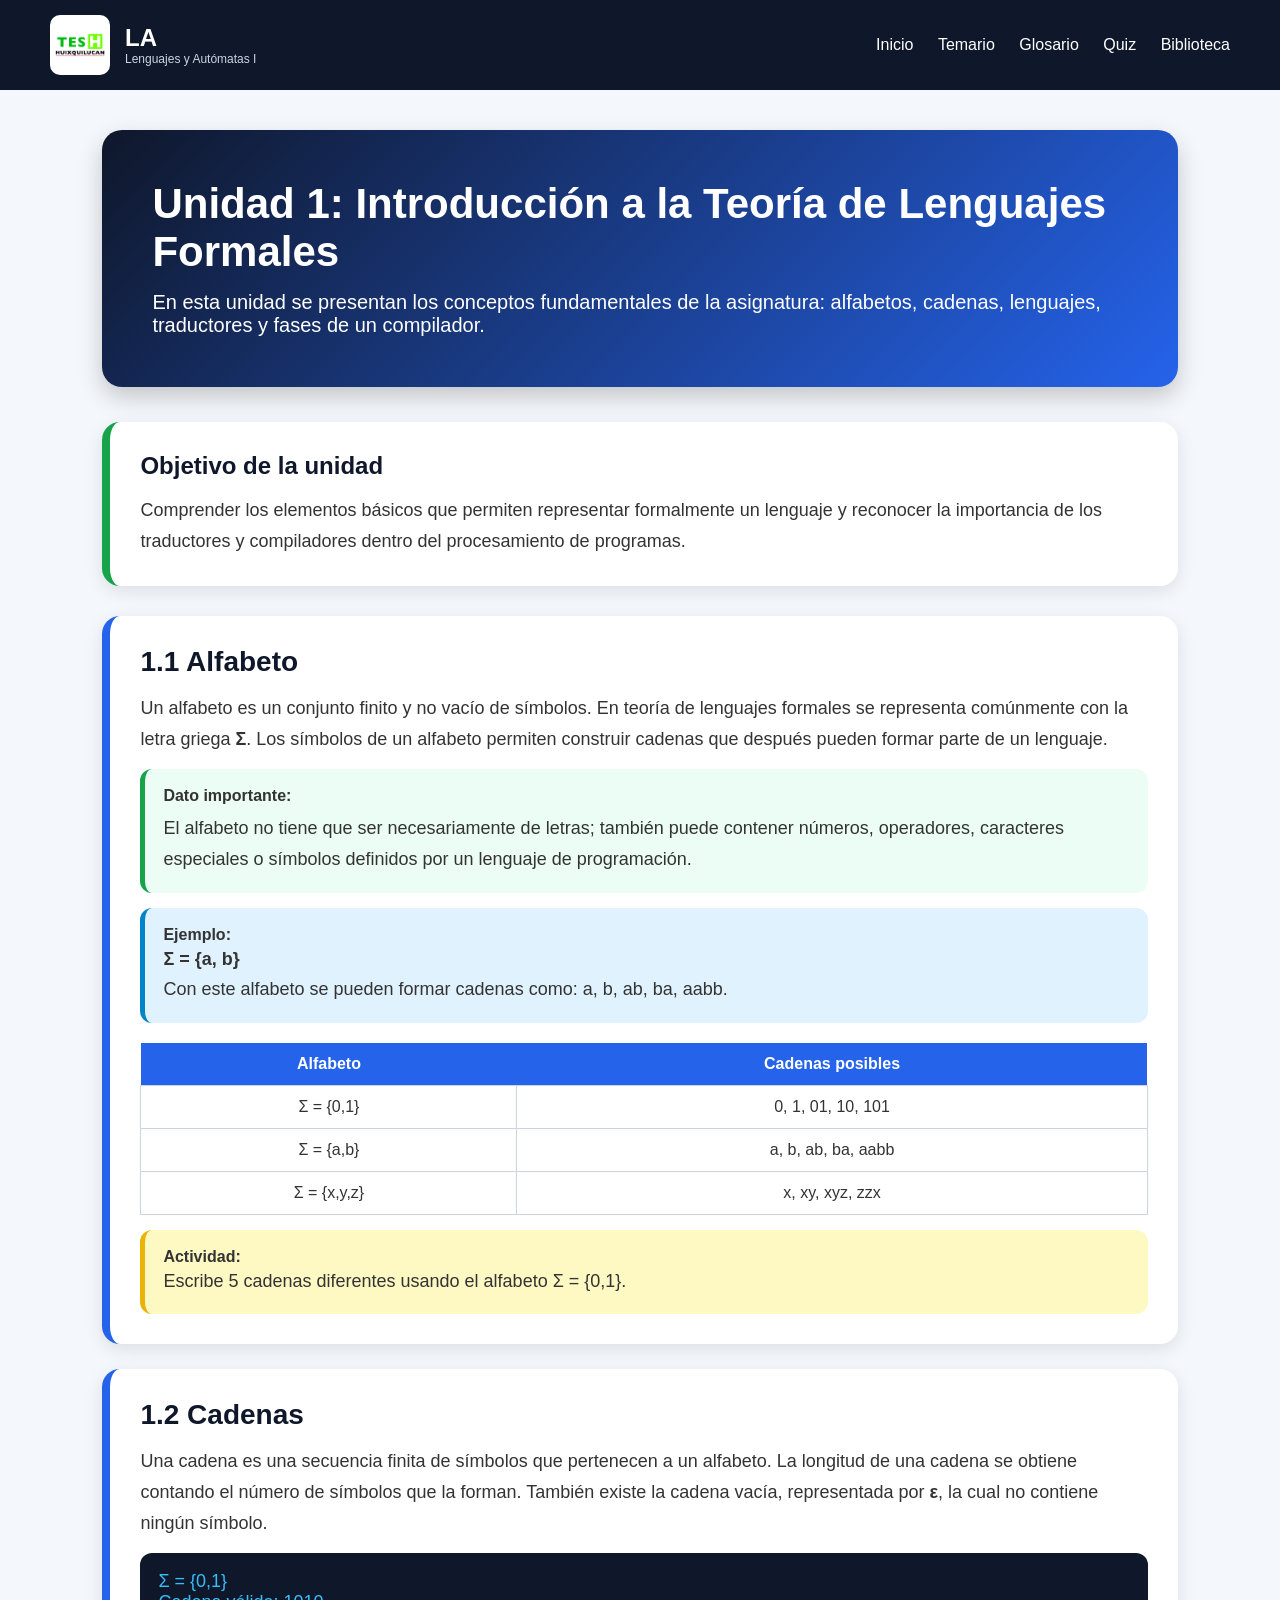
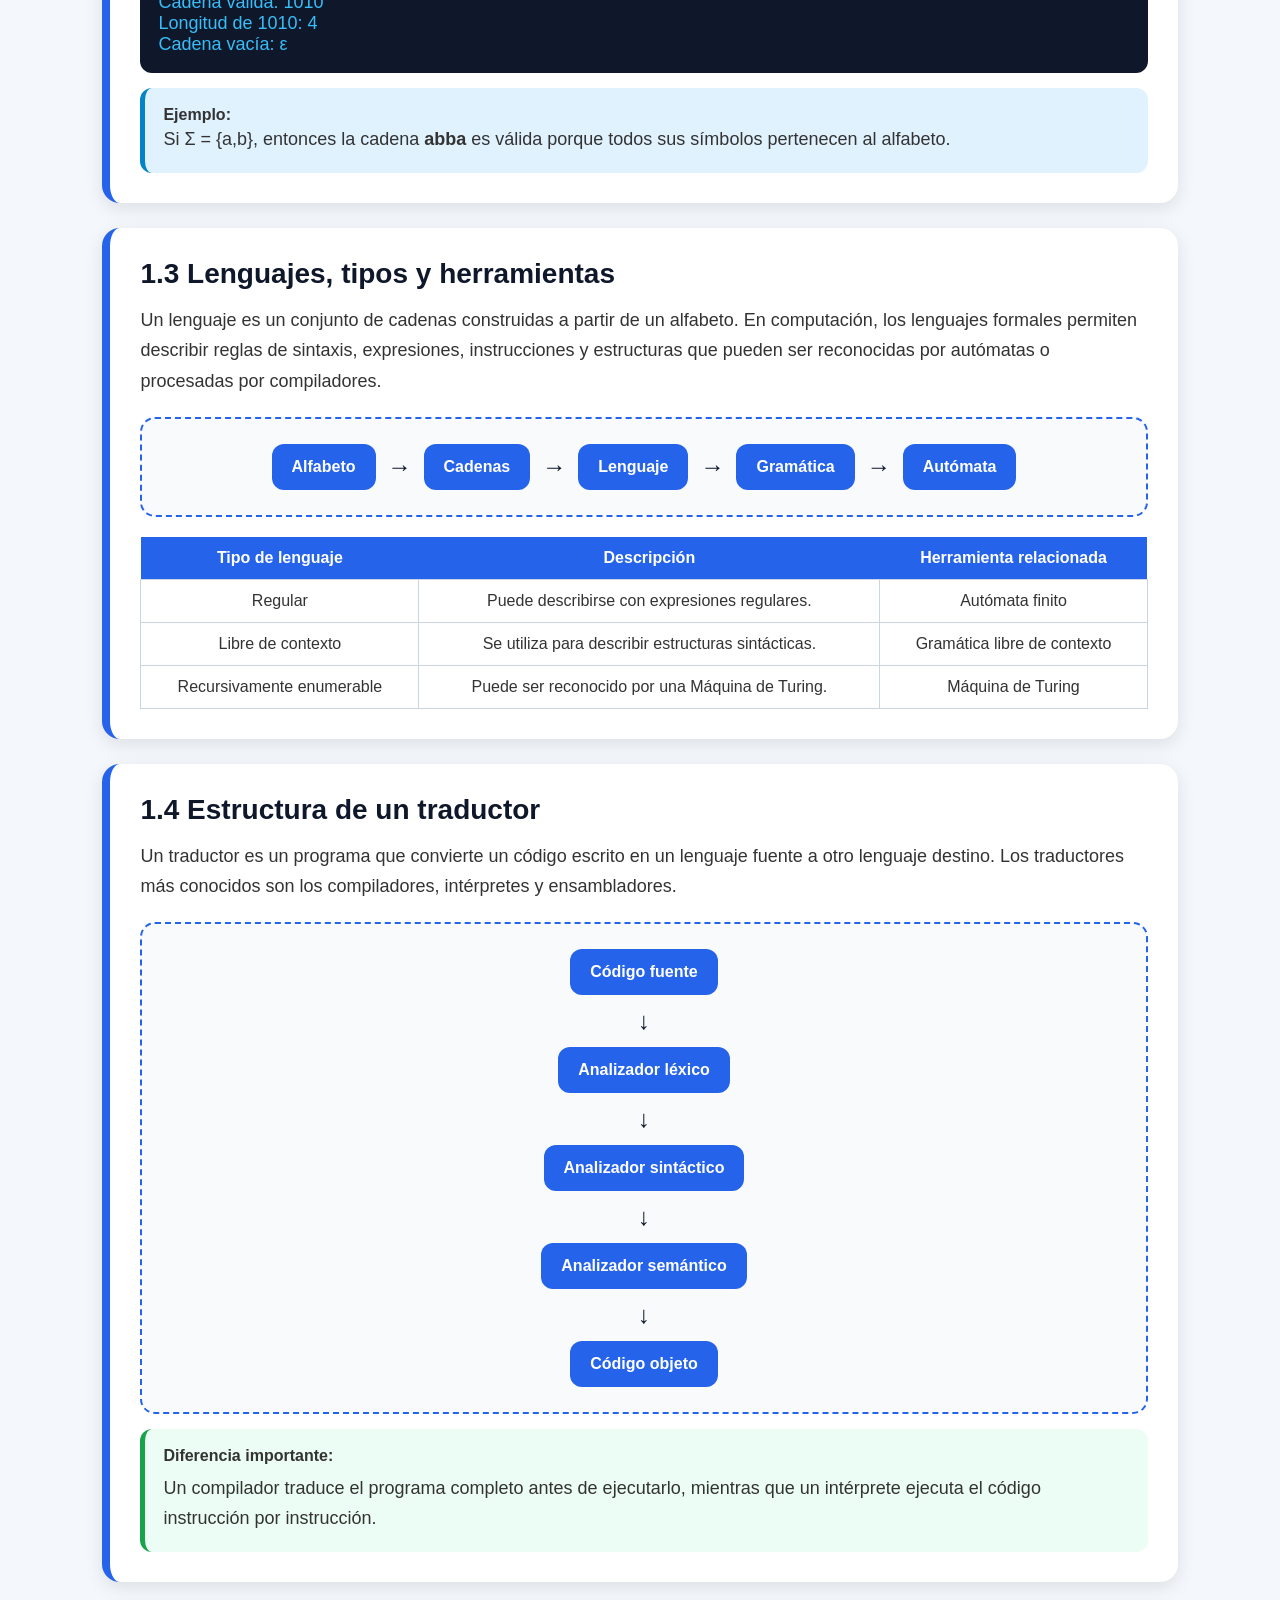
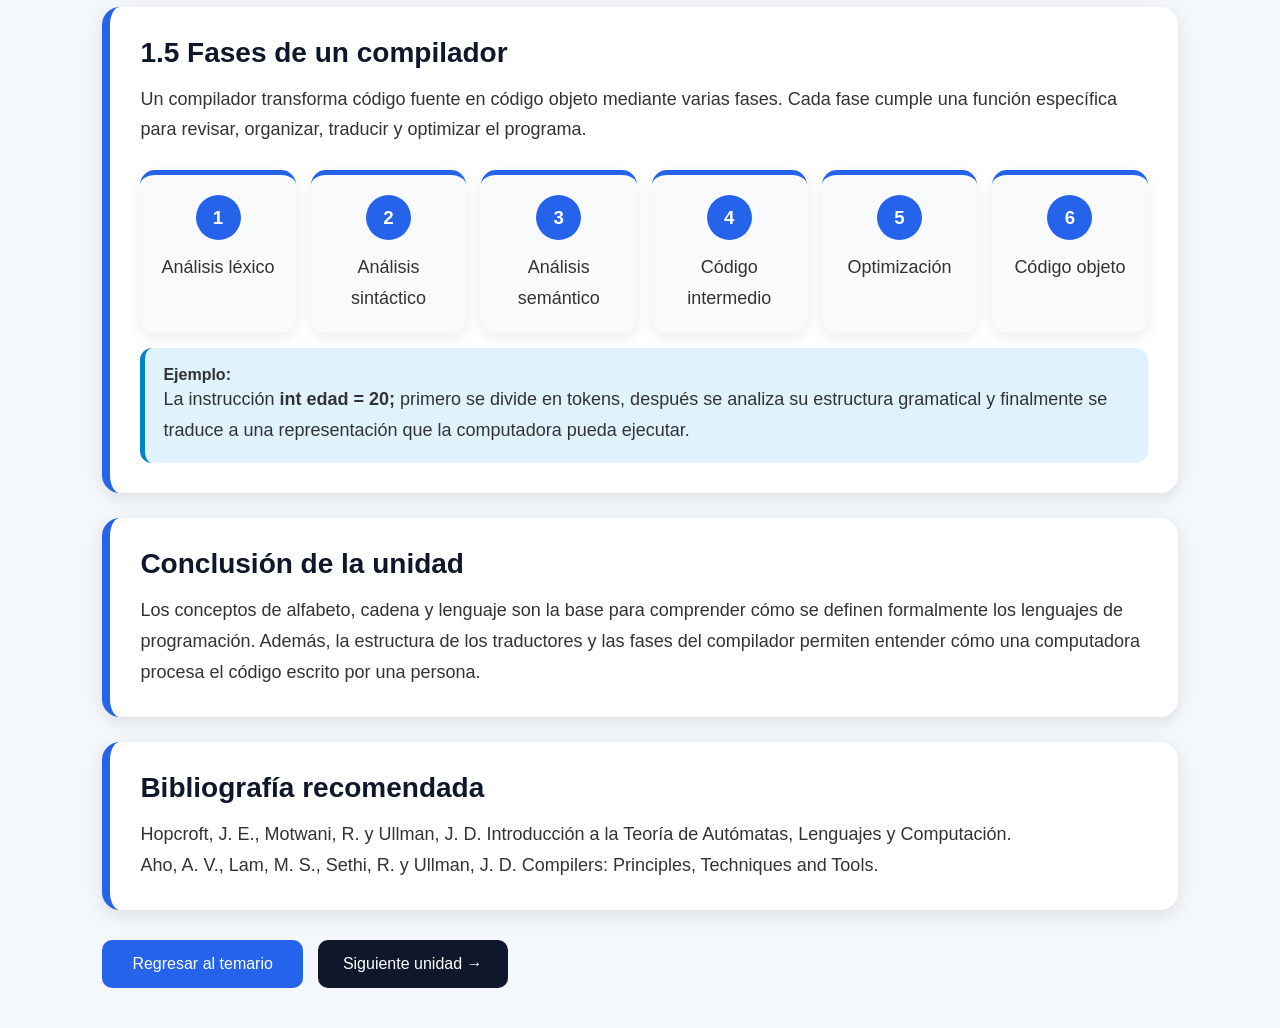
<file: paginas/unidad1.html>
<!DOCTYPE html>
<html lang="es">
<head>
    <meta charset="UTF-8">
    <meta name="viewport" content="width=device-width, initial-scale=1.0">
    <title>Unidad 1 - Lenguajes Formales</title>
    <link rel="stylesheet" href="../css/estilos.css">
</head>
<body>

<header class="encabezado">
    <div class="logo-contenedor">
        <img src="../img/logo-tesh.png" alt="Logo TESH" class="logo-img">
        <div class="logo-texto">
            <h2>LA</h2>
            <p>Lenguajes y Autómatas I</p>
        </div>
    </div>

    <nav>
        <a href="../index.html">Inicio</a>
        <a href="../index.html#temario">Temario</a>
        <a href="glosario.html">Glosario</a>
        <a href="quiz.html">Quiz</a>
        <a href="paginas/biblioteca.html">Biblioteca</a>
        
    </nav>
</header>

<main class="contenido-unidad">

    <section class="portada-unidad">
        <h1>Unidad 1: Introducción a la Teoría de Lenguajes Formales</h1>
        <p>
            En esta unidad se presentan los conceptos fundamentales de la asignatura:
            alfabetos, cadenas, lenguajes, traductores y fases de un compilador.
        </p>
    </section>

    <section class="resumen-unidad">
        <h2>Objetivo de la unidad</h2>
        <p>
            Comprender los elementos básicos que permiten representar formalmente
            un lenguaje y reconocer la importancia de los traductores y compiladores
            dentro del procesamiento de programas.
        </p>
    </section>

    <section class="contenedor-temas">

        <article class="tema">
            <h2>1.1 Alfabeto</h2>

            <p>
                Un alfabeto es un conjunto finito y no vacío de símbolos. En teoría de
                lenguajes formales se representa comúnmente con la letra griega
                <strong>Σ</strong>. Los símbolos de un alfabeto permiten construir cadenas
                que después pueden formar parte de un lenguaje.
            </p>

            <div class="dato-importante">
                <strong>Dato importante:</strong>
                <p>
                    El alfabeto no tiene que ser necesariamente de letras; también puede
                    contener números, operadores, caracteres especiales o símbolos definidos
                    por un lenguaje de programación.
                </p>
            </div>

            <div class="ejemplo">
                <strong>Ejemplo:</strong>
                <p><b>Σ = {a, b}</b></p>
                <p>Con este alfabeto se pueden formar cadenas como: a, b, ab, ba, aabb.</p>
            </div>

            <table class="tabla-token">
                <tr>
                    <th>Alfabeto</th>
                    <th>Cadenas posibles</th>
                </tr>
                <tr>
                    <td>Σ = {0,1}</td>
                    <td>0, 1, 01, 10, 101</td>
                </tr>
                <tr>
                    <td>Σ = {a,b}</td>
                    <td>a, b, ab, ba, aabb</td>
                </tr>
                <tr>
                    <td>Σ = {x,y,z}</td>
                    <td>x, xy, xyz, zzx</td>
                </tr>
            </table>

            <div class="actividad">
                <strong>Actividad:</strong>
                <p>Escribe 5 cadenas diferentes usando el alfabeto Σ = {0,1}.</p>
            </div>
        </article>

        <article class="tema">
            <h2>1.2 Cadenas</h2>

            <p>
                Una cadena es una secuencia finita de símbolos que pertenecen a un alfabeto.
                La longitud de una cadena se obtiene contando el número de símbolos que la
                forman. También existe la cadena vacía, representada por <strong>ε</strong>,
                la cual no contiene ningún símbolo.
            </p>

            <div class="codigo">
                Σ = {0,1}<br>
                Cadena válida: 1010<br>
                Longitud de 1010: 4<br>
                Cadena vacía: ε
            </div>

            <div class="ejemplo">
                <strong>Ejemplo:</strong>
                <p>
                    Si Σ = {a,b}, entonces la cadena <b>abba</b> es válida porque todos
                    sus símbolos pertenecen al alfabeto.
                </p>
            </div>
        </article>

        <article class="tema">
            <h2>1.3 Lenguajes, tipos y herramientas</h2>

            <p>
                Un lenguaje es un conjunto de cadenas construidas a partir de un alfabeto.
                En computación, los lenguajes formales permiten describir reglas de sintaxis,
                expresiones, instrucciones y estructuras que pueden ser reconocidas por
                autómatas o procesadas por compiladores.
            </p>

            <div class="diagrama-proceso">
                <div>Alfabeto</div>
                <span>→</span>
                <div>Cadenas</div>
                <span>→</span>
                <div>Lenguaje</div>
                <span>→</span>
                <div>Gramática</div>
                <span>→</span>
                <div>Autómata</div>
            </div>

            <table class="tabla-token">
                <tr>
                    <th>Tipo de lenguaje</th>
                    <th>Descripción</th>
                    <th>Herramienta relacionada</th>
                </tr>
                <tr>
                    <td>Regular</td>
                    <td>Puede describirse con expresiones regulares.</td>
                    <td>Autómata finito</td>
                </tr>
                <tr>
                    <td>Libre de contexto</td>
                    <td>Se utiliza para describir estructuras sintácticas.</td>
                    <td>Gramática libre de contexto</td>
                </tr>
                <tr>
                    <td>Recursivamente enumerable</td>
                    <td>Puede ser reconocido por una Máquina de Turing.</td>
                    <td>Máquina de Turing</td>
                </tr>
            </table>
        </article>

        <article class="tema">
            <h2>1.4 Estructura de un traductor</h2>

            <p>
                Un traductor es un programa que convierte un código escrito en un lenguaje
                fuente a otro lenguaje destino. Los traductores más conocidos son los
                compiladores, intérpretes y ensambladores.
            </p>

            <div class="diagrama-proceso vertical">
                <div>Código fuente</div>
                <span>↓</span>
                <div>Analizador léxico</div>
                <span>↓</span>
                <div>Analizador sintáctico</div>
                <span>↓</span>
                <div>Analizador semántico</div>
                <span>↓</span>
                <div>Código objeto</div>
            </div>

            <div class="dato-importante">
                <strong>Diferencia importante:</strong>
                <p>
                    Un compilador traduce el programa completo antes de ejecutarlo,
                    mientras que un intérprete ejecuta el código instrucción por instrucción.
                </p>
            </div>
        </article>

        <article class="tema">
            <h2>1.5 Fases de un compilador</h2>

            <p>
                Un compilador transforma código fuente en código objeto mediante varias
                fases. Cada fase cumple una función específica para revisar, organizar,
                traducir y optimizar el programa.
            </p>

            <div class="linea-tiempo">
                <div>
                    <h3>1</h3>
                    <p>Análisis léxico</p>
                </div>
                <div>
                    <h3>2</h3>
                    <p>Análisis sintáctico</p>
                </div>
                <div>
                    <h3>3</h3>
                    <p>Análisis semántico</p>
                </div>
                <div>
                    <h3>4</h3>
                    <p>Código intermedio</p>
                </div>
                <div>
                    <h3>5</h3>
                    <p>Optimización</p>
                </div>
                <div>
                    <h3>6</h3>
                    <p>Código objeto</p>
                </div>
            </div>

            <div class="ejemplo">
                <strong>Ejemplo:</strong>
                <p>
                    La instrucción <b>int edad = 20;</b> primero se divide en tokens,
                    después se analiza su estructura gramatical y finalmente se traduce
                    a una representación que la computadora pueda ejecutar.
                </p>
            </div>
        </article>

        <article class="tema">
            <h2>Conclusión de la unidad</h2>
            <p>
                Los conceptos de alfabeto, cadena y lenguaje son la base para comprender
                cómo se definen formalmente los lenguajes de programación. Además, la
                estructura de los traductores y las fases del compilador permiten entender
                cómo una computadora procesa el código escrito por una persona.
            </p>
        </article>

        <article class="tema">
            <h2>Bibliografía recomendada</h2>
            <p>
                Hopcroft, J. E., Motwani, R. y Ullman, J. D. Introducción a la Teoría de
                Autómatas, Lenguajes y Computación.
            </p>
            <p>
                Aho, A. V., Lam, M. S., Sethi, R. y Ullman, J. D. Compilers: Principles,
                Techniques and Tools.
            </p>
        </article>

    </section>

    <div class="botones-unidad">
        <a href="../index.html#temario" class="boton">Regresar al temario</a>
        <a href="unidad2.html" class="boton-secundario">Siguiente unidad →</a>
    </div>

</main>

</body>
</html>
</file>
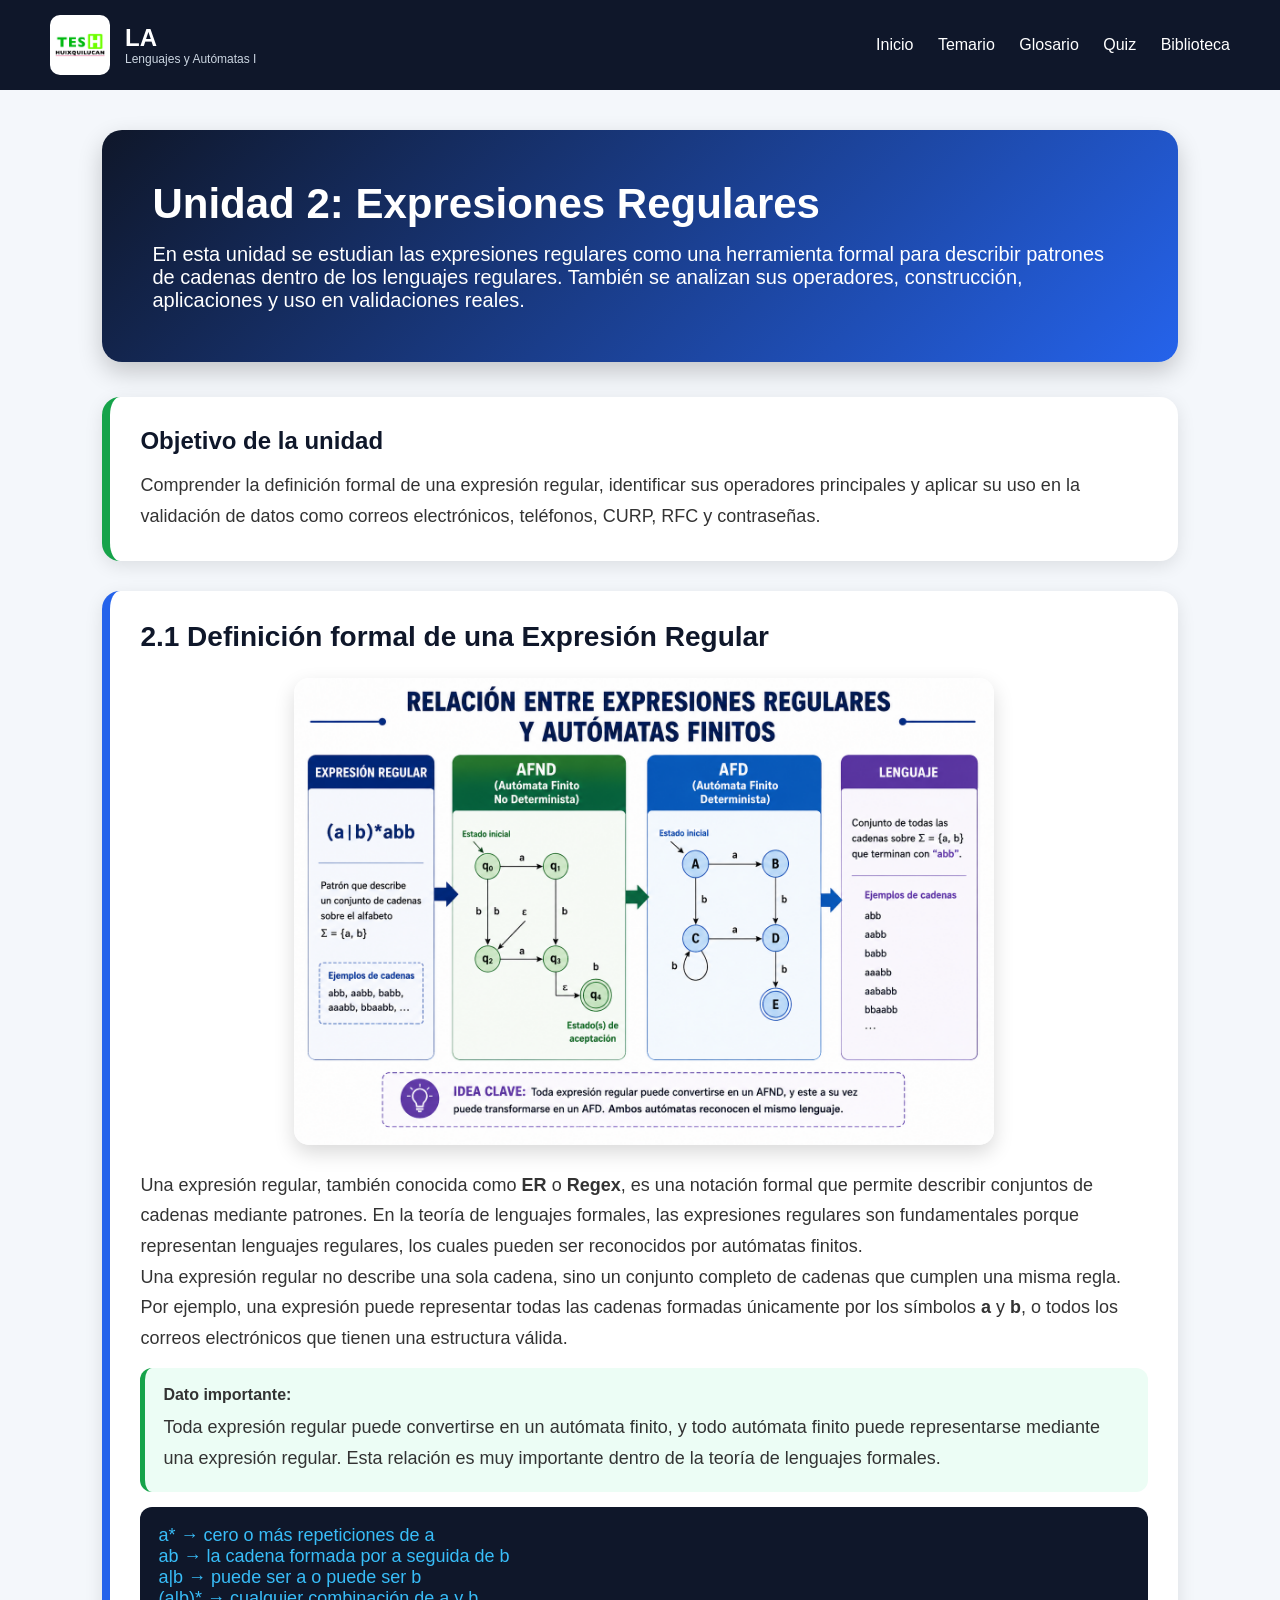
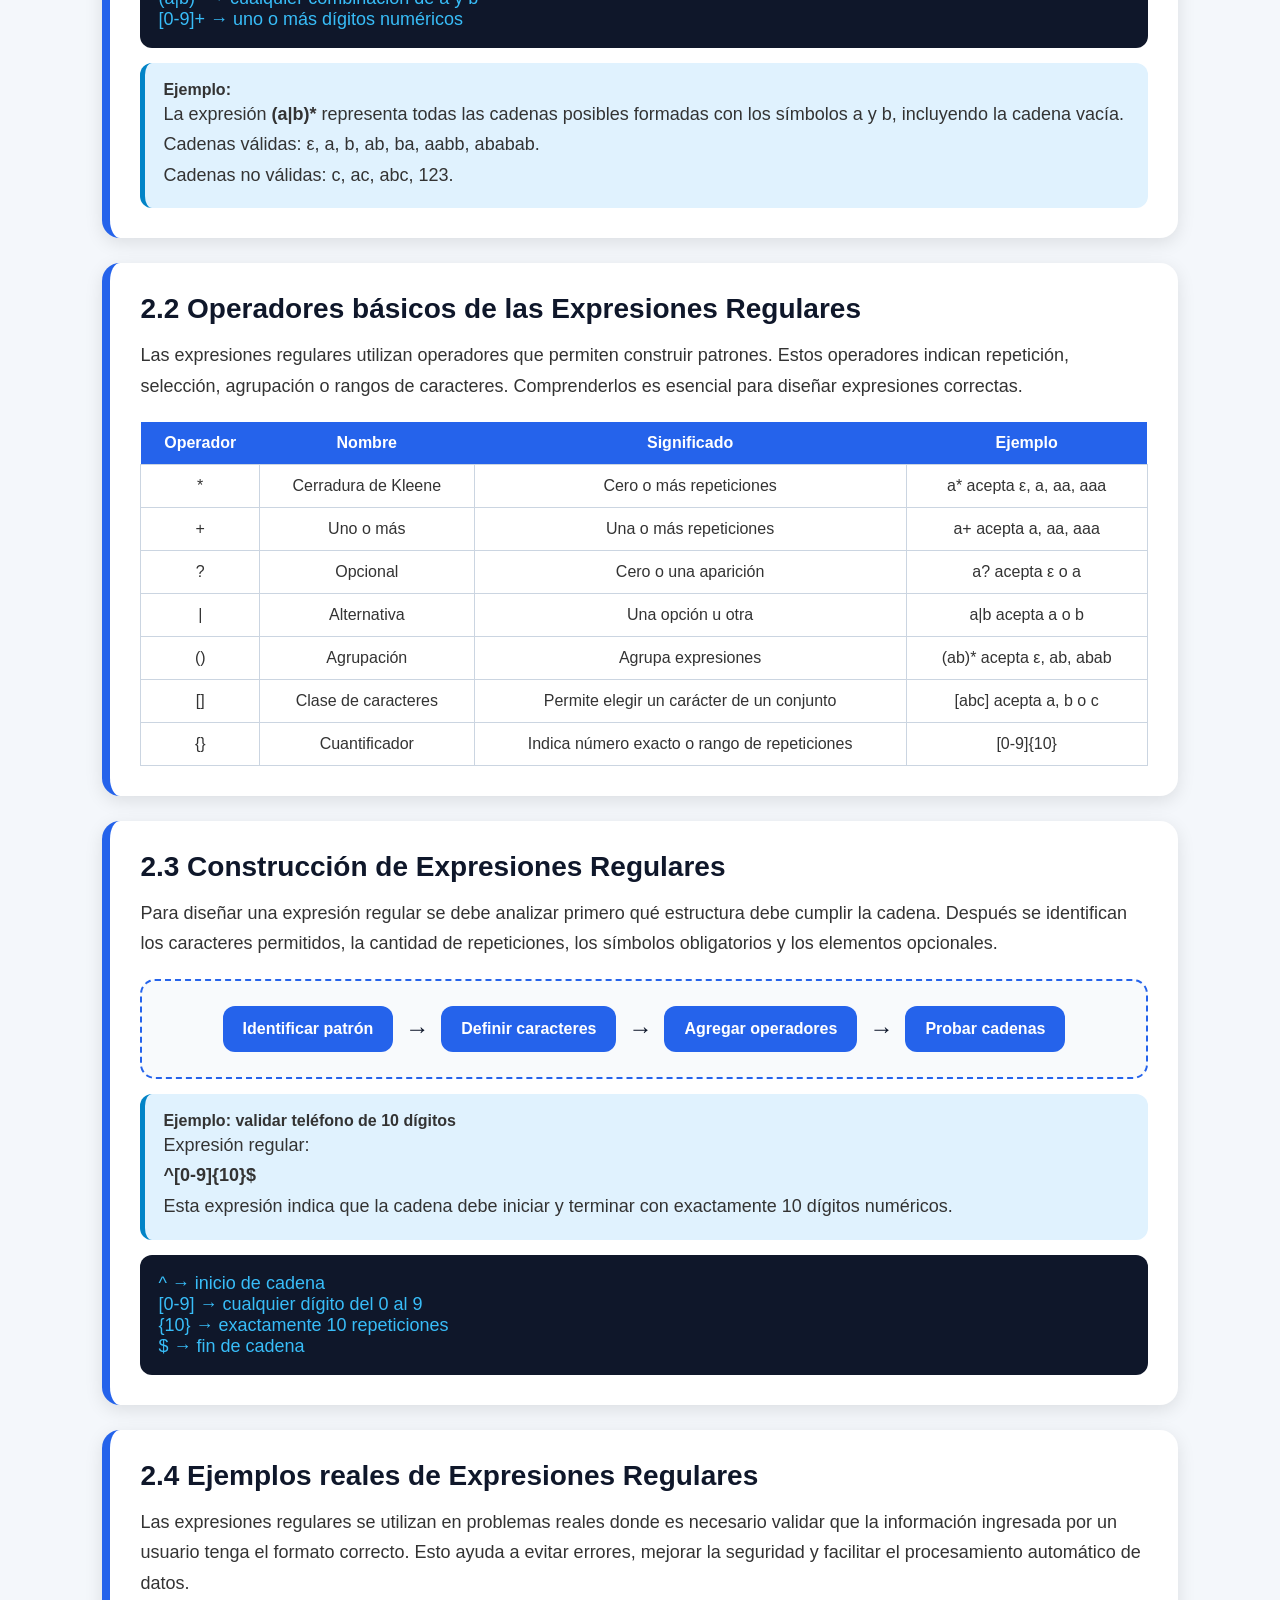
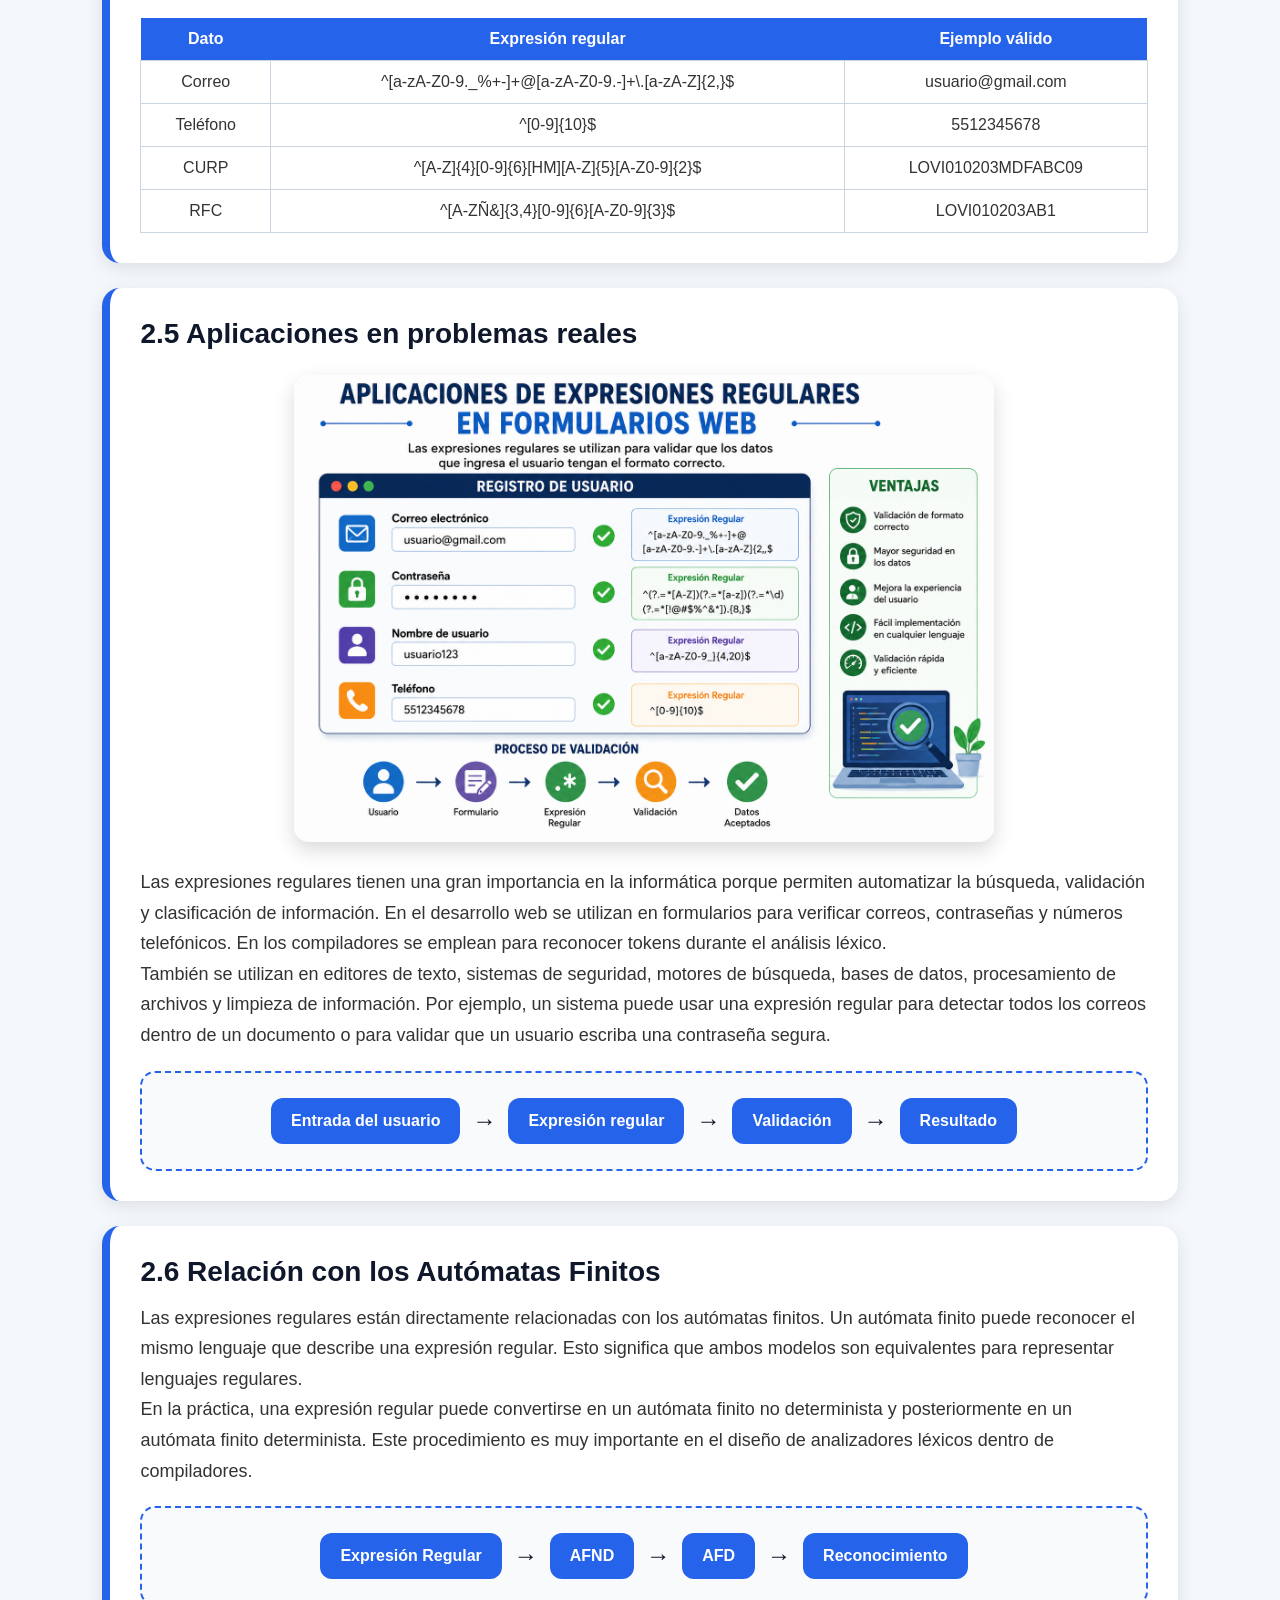
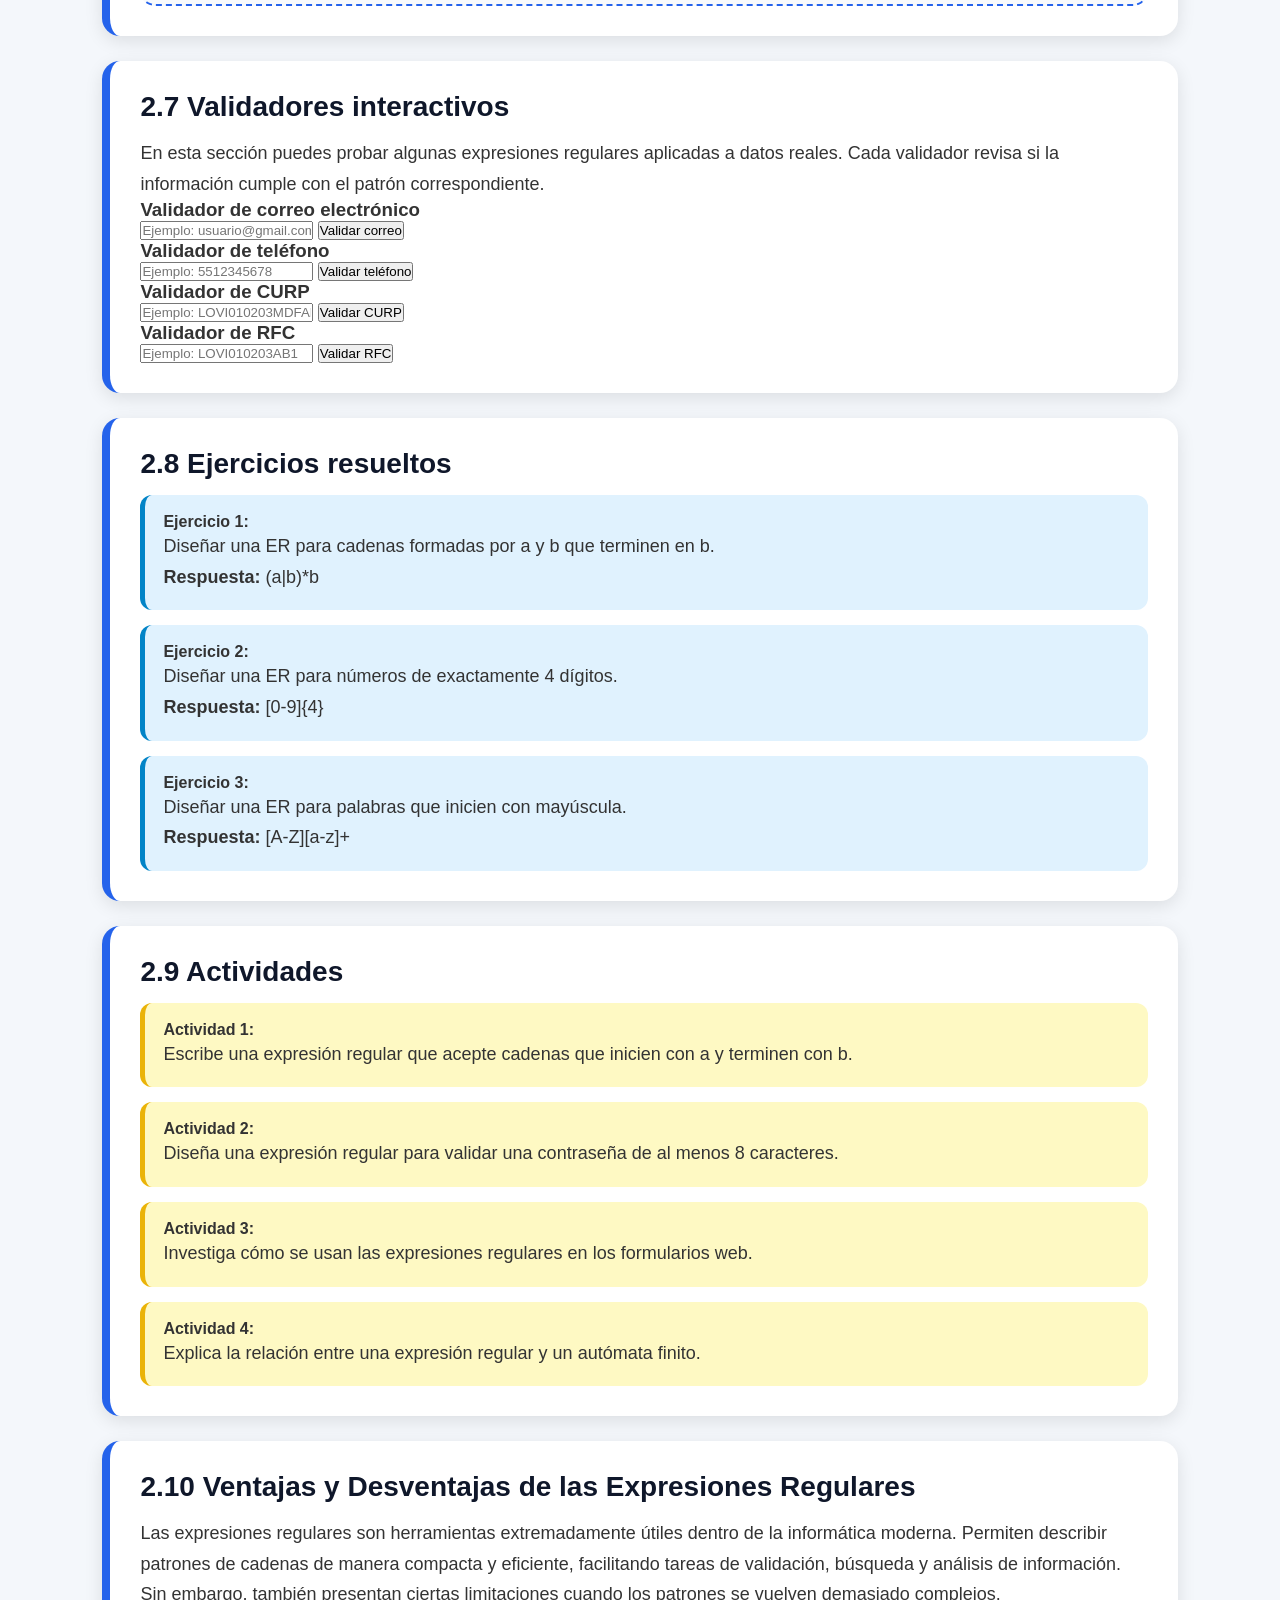
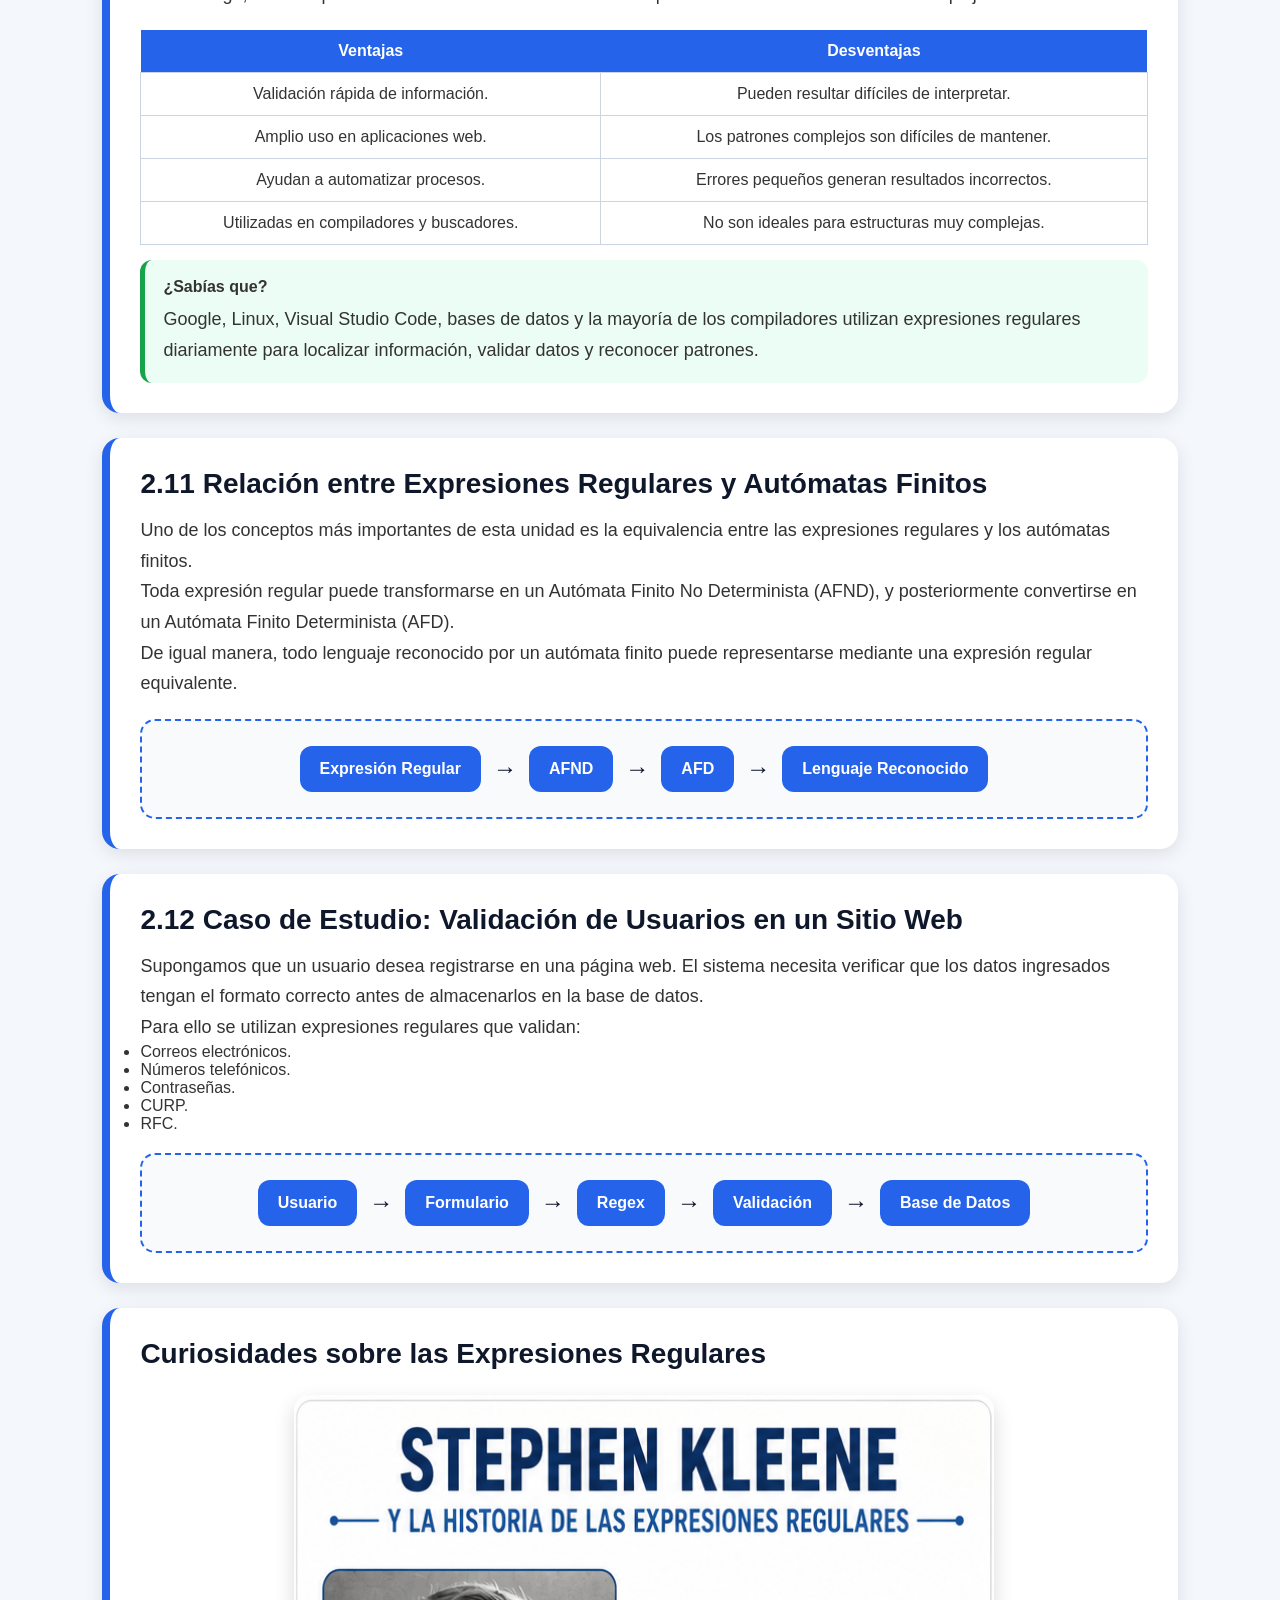
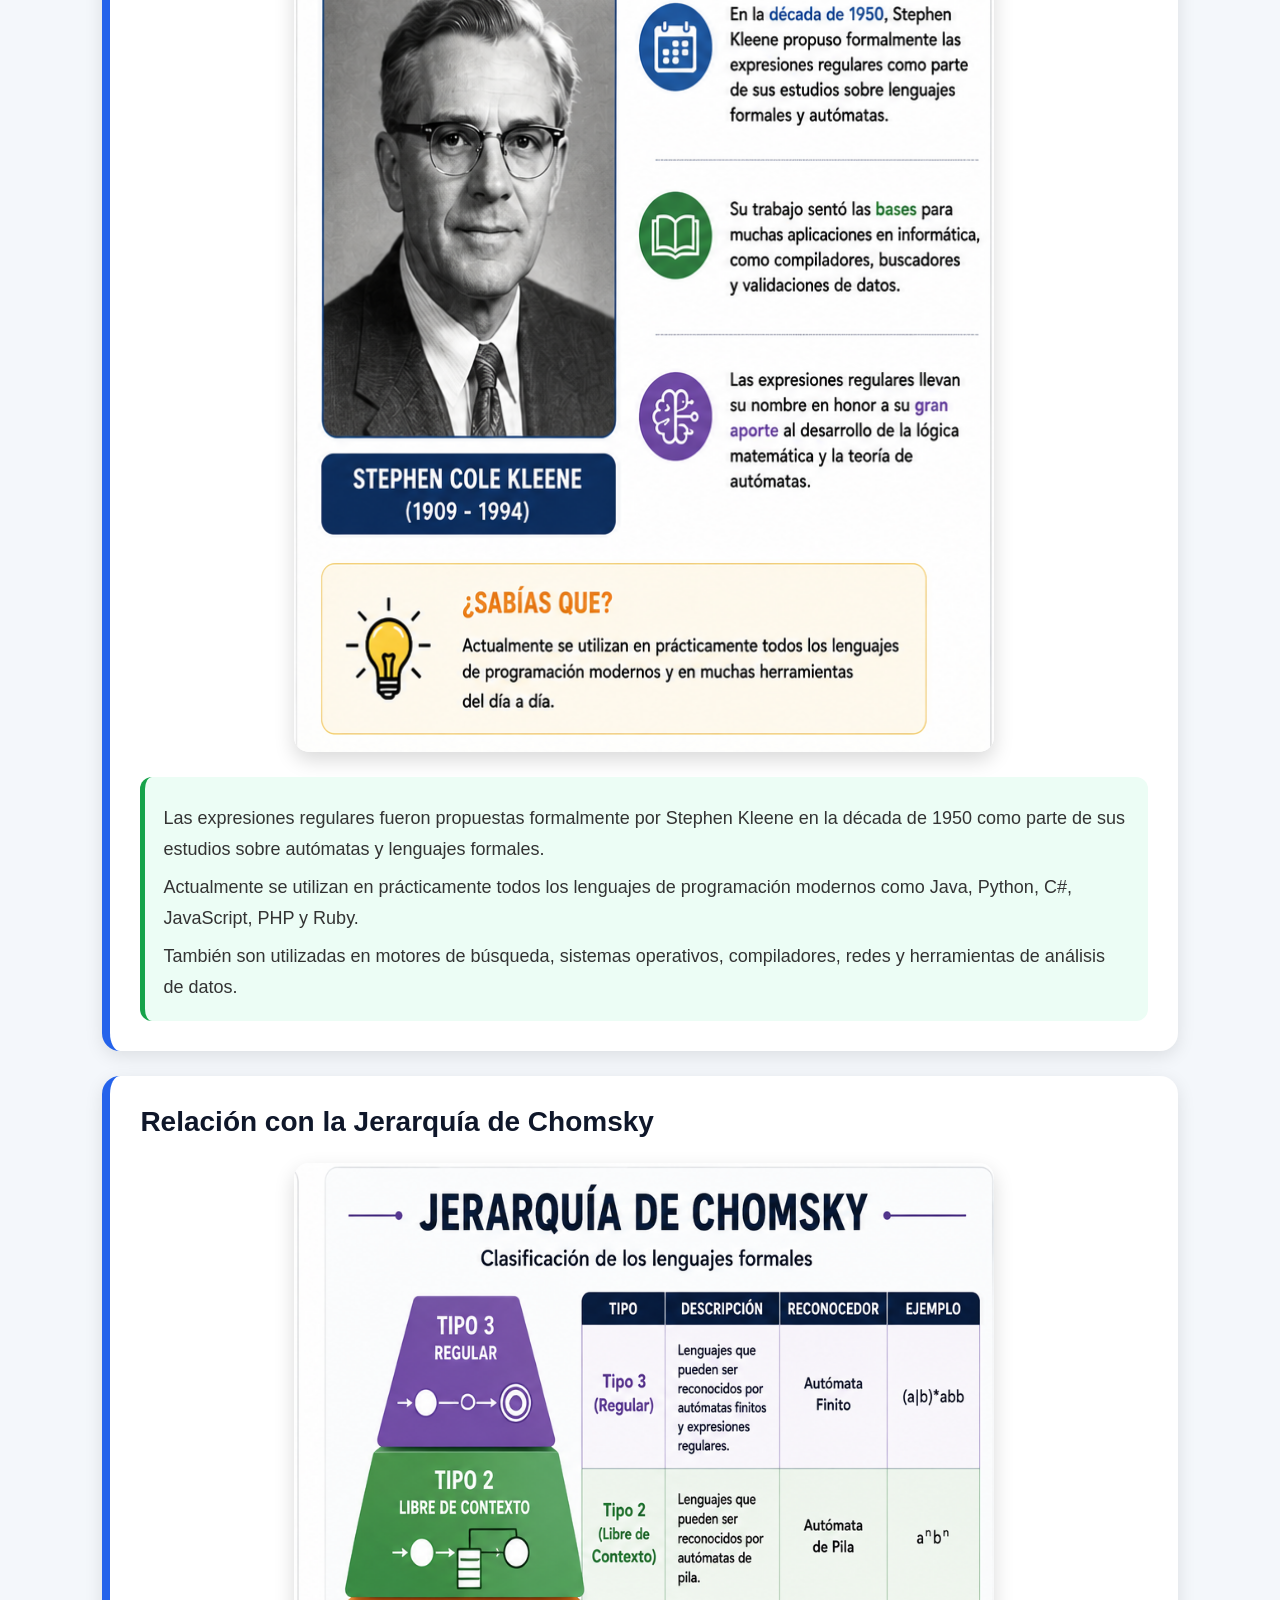
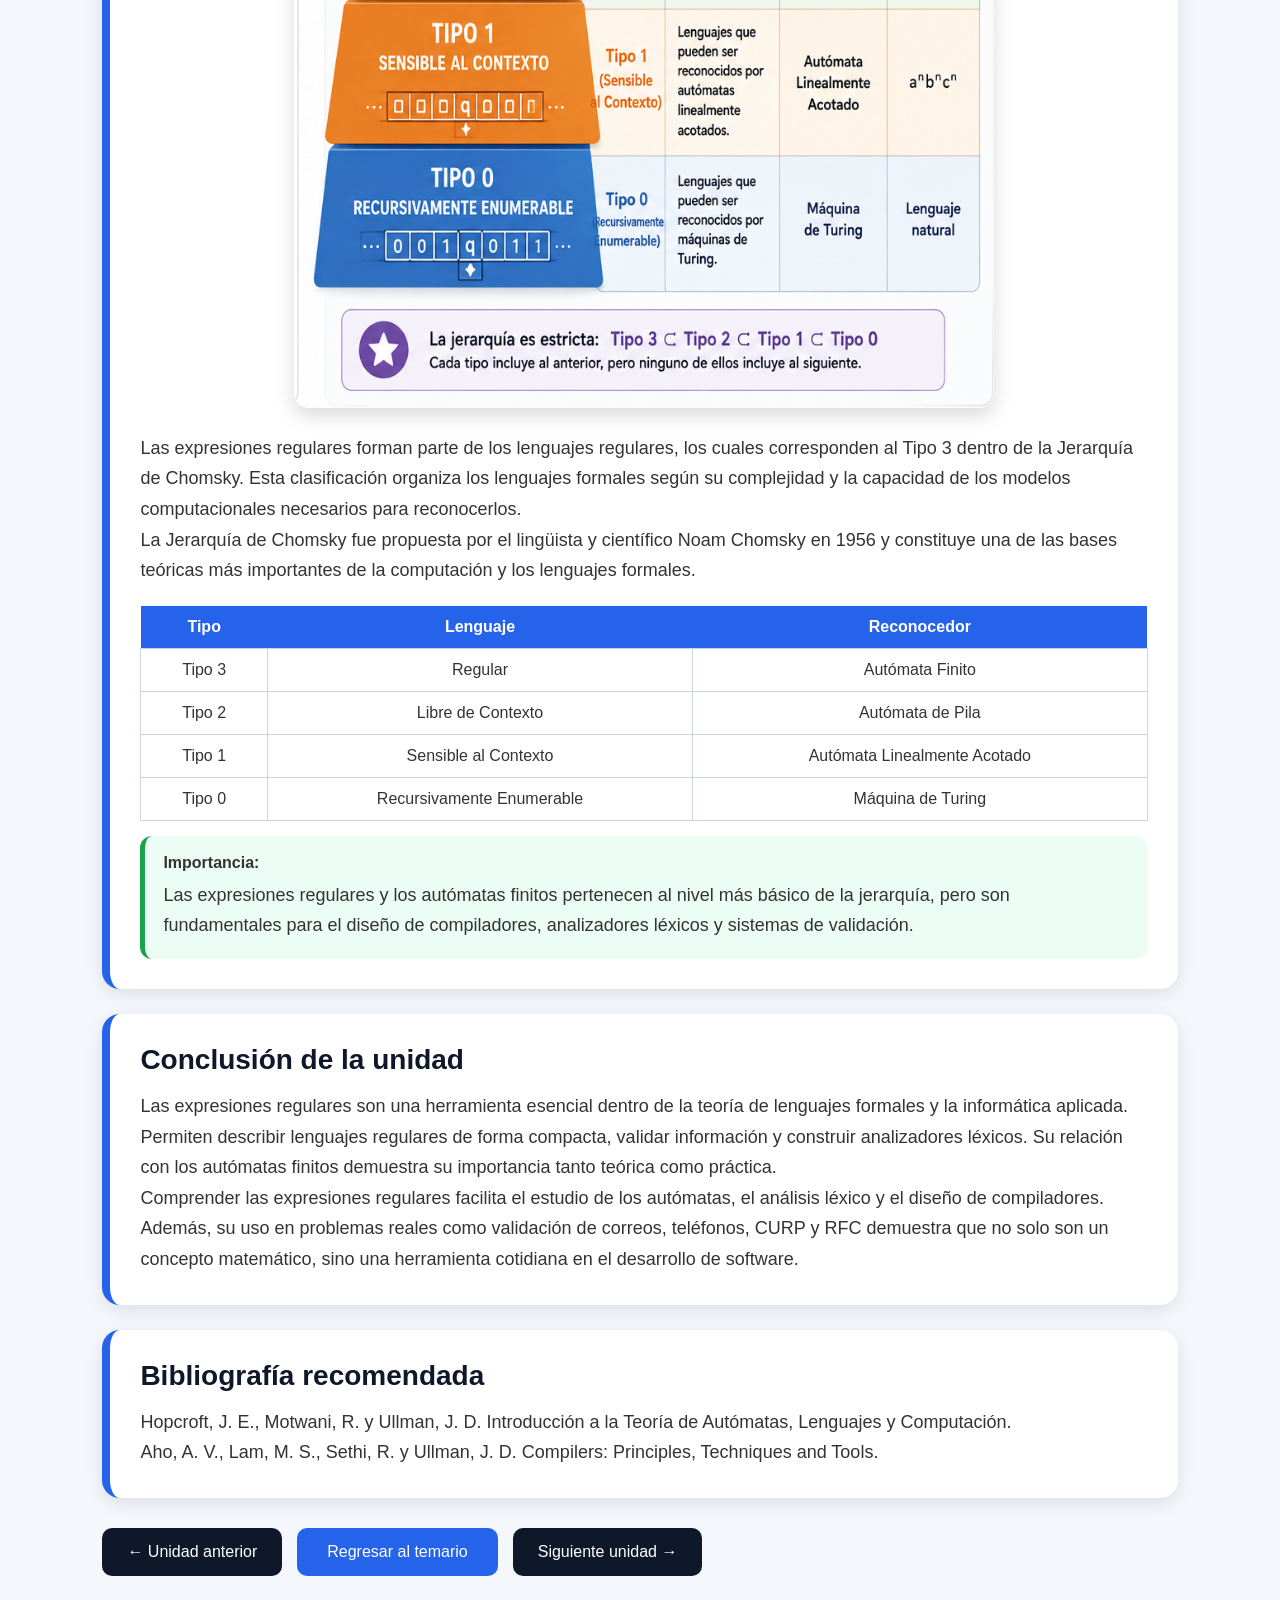
<file: paginas/unidad2.html>
<!DOCTYPE html>
<html lang="es">
<head>
    <meta charset="UTF-8">
    <meta name="viewport" content="width=device-width, initial-scale=1.0">
    <title>Unidad 2 - Expresiones Regulares</title>
    <link rel="stylesheet" href="../css/estilos.css">
</head>
<body>

<header class="encabezado">
    <div class="logo-contenedor">
        <img src="../img/logo-tesh.png" alt="Logo TESH" class="logo-img">
        <div class="logo-texto">
            <h2>LA</h2>
            <p>Lenguajes y Autómatas I</p>
        </div>
    </div>

    <nav>
        <a href="../index.html">Inicio</a>
        <a href="../index.html#temario">Temario</a>
        <a href="glosario.html">Glosario</a>
        <a href="quiz.html">Quiz</a>
        <a href="paginas/biblioteca.html">Biblioteca</a>
        
    </nav>
</header>

<main class="contenido-unidad">

    <section class="portada-unidad">
        <h1>Unidad 2: Expresiones Regulares</h1>
        <p>
            En esta unidad se estudian las expresiones regulares como una herramienta formal
            para describir patrones de cadenas dentro de los lenguajes regulares. También se
            analizan sus operadores, construcción, aplicaciones y uso en validaciones reales.
        </p>
    </section>

    <section class="resumen-unidad">
        <h2>Objetivo de la unidad</h2>
        <p>
            Comprender la definición formal de una expresión regular, identificar sus operadores
            principales y aplicar su uso en la validación de datos como correos electrónicos,
            teléfonos, CURP, RFC y contraseñas.
        </p>
    </section>

    <section class="contenedor-temas">

        <article class="tema">
            <h2>2.1 Definición formal de una Expresión Regular</h2>
            <img src="../img/automata-regex.jpg" alt="Relación entre Expresiones Regulares y Autómatas" class="imagen-tema">

            <p>
                Una expresión regular, también conocida como <strong>ER</strong> o
                <strong>Regex</strong>, es una notación formal que permite describir conjuntos
                de cadenas mediante patrones. En la teoría de lenguajes formales, las expresiones
                regulares son fundamentales porque representan lenguajes regulares, los cuales
                pueden ser reconocidos por autómatas finitos.
            </p>

            <p>
                Una expresión regular no describe una sola cadena, sino un conjunto completo de
                cadenas que cumplen una misma regla. Por ejemplo, una expresión puede representar
                todas las cadenas formadas únicamente por los símbolos <strong>a</strong> y
                <strong>b</strong>, o todos los correos electrónicos que tienen una estructura
                válida.
            </p>

            <div class="dato-importante">
                <strong>Dato importante:</strong>
                <p>
                    Toda expresión regular puede convertirse en un autómata finito, y todo
                    autómata finito puede representarse mediante una expresión regular.
                    Esta relación es muy importante dentro de la teoría de lenguajes formales.
                </p>
            </div>

            <div class="codigo">
                a*      → cero o más repeticiones de a<br>
                ab      → la cadena formada por a seguida de b<br>
                a|b     → puede ser a o puede ser b<br>
                (a|b)*  → cualquier combinación de a y b<br>
                [0-9]+  → uno o más dígitos numéricos
            </div>

            <div class="ejemplo">
                <strong>Ejemplo:</strong>
                <p>
                    La expresión <b>(a|b)*</b> representa todas las cadenas posibles formadas
                    con los símbolos a y b, incluyendo la cadena vacía.
                </p>
                <p>
                    Cadenas válidas: ε, a, b, ab, ba, aabb, ababab.
                </p>
                <p>
                    Cadenas no válidas: c, ac, abc, 123.
                </p>
            </div>
        </article>

        <article class="tema">
            <h2>2.2 Operadores básicos de las Expresiones Regulares</h2>

            <p>
                Las expresiones regulares utilizan operadores que permiten construir patrones.
                Estos operadores indican repetición, selección, agrupación o rangos de caracteres.
                Comprenderlos es esencial para diseñar expresiones correctas.
            </p>

            <table class="tabla-token">
                <tr>
                    <th>Operador</th>
                    <th>Nombre</th>
                    <th>Significado</th>
                    <th>Ejemplo</th>
                </tr>
                <tr>
                    <td>*</td>
                    <td>Cerradura de Kleene</td>
                    <td>Cero o más repeticiones</td>
                    <td>a* acepta ε, a, aa, aaa</td>
                </tr>
                <tr>
                    <td>+</td>
                    <td>Uno o más</td>
                    <td>Una o más repeticiones</td>
                    <td>a+ acepta a, aa, aaa</td>
                </tr>
                <tr>
                    <td>?</td>
                    <td>Opcional</td>
                    <td>Cero o una aparición</td>
                    <td>a? acepta ε o a</td>
                </tr>
                <tr>
                    <td>|</td>
                    <td>Alternativa</td>
                    <td>Una opción u otra</td>
                    <td>a|b acepta a o b</td>
                </tr>
                <tr>
                    <td>()</td>
                    <td>Agrupación</td>
                    <td>Agrupa expresiones</td>
                    <td>(ab)* acepta ε, ab, abab</td>
                </tr>
                <tr>
                    <td>[]</td>
                    <td>Clase de caracteres</td>
                    <td>Permite elegir un carácter de un conjunto</td>
                    <td>[abc] acepta a, b o c</td>
                </tr>
                <tr>
                    <td>{}</td>
                    <td>Cuantificador</td>
                    <td>Indica número exacto o rango de repeticiones</td>
                    <td>[0-9]{10}</td>
                </tr>
            </table>
        </article>

        <article class="tema">
            <h2>2.3 Construcción de Expresiones Regulares</h2>

            <p>
                Para diseñar una expresión regular se debe analizar primero qué estructura debe
                cumplir la cadena. Después se identifican los caracteres permitidos, la cantidad
                de repeticiones, los símbolos obligatorios y los elementos opcionales.
            </p>

            <div class="diagrama-proceso">
                <div>Identificar patrón</div>
                <span>→</span>
                <div>Definir caracteres</div>
                <span>→</span>
                <div>Agregar operadores</div>
                <span>→</span>
                <div>Probar cadenas</div>
            </div>

            <div class="ejemplo">
                <strong>Ejemplo: validar teléfono de 10 dígitos</strong>
                <p>Expresión regular:</p>
                <p><b>^[0-9]{10}$</b></p>
                <p>
                    Esta expresión indica que la cadena debe iniciar y terminar con exactamente
                    10 dígitos numéricos.
                </p>
            </div>

            <div class="codigo">
                ^      → inicio de cadena<br>
                [0-9]  → cualquier dígito del 0 al 9<br>
                {10}   → exactamente 10 repeticiones<br>
                $      → fin de cadena
            </div>
        </article>

        <article class="tema">
            <h2>2.4 Ejemplos reales de Expresiones Regulares</h2>

            <p>
                Las expresiones regulares se utilizan en problemas reales donde es necesario
                validar que la información ingresada por un usuario tenga el formato correcto.
                Esto ayuda a evitar errores, mejorar la seguridad y facilitar el procesamiento
                automático de datos.
            </p>

            <table class="tabla-token">
                <tr>
                    <th>Dato</th>
                    <th>Expresión regular</th>
                    <th>Ejemplo válido</th>
                </tr>
                <tr>
                    <td>Correo</td>
                    <td>^[a-zA-Z0-9._%+-]+@[a-zA-Z0-9.-]+\.[a-zA-Z]{2,}$</td>
                    <td>usuario@gmail.com</td>
                </tr>
                <tr>
                    <td>Teléfono</td>
                    <td>^[0-9]{10}$</td>
                    <td>5512345678</td>
                </tr>
                <tr>
                    <td>CURP</td>
                    <td>^[A-Z]{4}[0-9]{6}[HM][A-Z]{5}[A-Z0-9]{2}$</td>
                    <td>LOVI010203MDFABC09</td>
                </tr>
                <tr>
                    <td>RFC</td>
                    <td>^[A-ZÑ&]{3,4}[0-9]{6}[A-Z0-9]{3}$</td>
                    <td>LOVI010203AB1</td>
                </tr>
            </table>
        </article>

        <article class="tema">
            <h2>2.5 Aplicaciones en problemas reales</h2>
            <img src="../img/regex-web.jpg" alt="Aplicaciones de Expresiones Regulares" class="imagen-tema">

            <p>
                Las expresiones regulares tienen una gran importancia en la informática porque
                permiten automatizar la búsqueda, validación y clasificación de información.
                En el desarrollo web se utilizan en formularios para verificar correos,
                contraseñas y números telefónicos. En los compiladores se emplean para reconocer
                tokens durante el análisis léxico.
            </p>

            <p>
                También se utilizan en editores de texto, sistemas de seguridad, motores de
                búsqueda, bases de datos, procesamiento de archivos y limpieza de información.
                Por ejemplo, un sistema puede usar una expresión regular para detectar todos
                los correos dentro de un documento o para validar que un usuario escriba una
                contraseña segura.
            </p>

            <div class="diagrama-proceso">
                <div>Entrada del usuario</div>
                <span>→</span>
                <div>Expresión regular</div>
                <span>→</span>
                <div>Validación</div>
                <span>→</span>
                <div>Resultado</div>
            </div>
        </article>

        <article class="tema">
            <h2>2.6 Relación con los Autómatas Finitos</h2>

            <p>
                Las expresiones regulares están directamente relacionadas con los autómatas
                finitos. Un autómata finito puede reconocer el mismo lenguaje que describe
                una expresión regular. Esto significa que ambos modelos son equivalentes
                para representar lenguajes regulares.
            </p>

            <p>
                En la práctica, una expresión regular puede convertirse en un autómata finito
                no determinista y posteriormente en un autómata finito determinista. Este
                procedimiento es muy importante en el diseño de analizadores léxicos dentro
                de compiladores.
            </p>

            <div class="diagrama-proceso">
                <div>Expresión Regular</div>
                <span>→</span>
                <div>AFND</div>
                <span>→</span>
                <div>AFD</div>
                <span>→</span>
                <div>Reconocimiento</div>
            </div>
        </article>

        <article class="tema">
            <h2>2.7 Validadores interactivos</h2>

            <p>
                En esta sección puedes probar algunas expresiones regulares aplicadas a
                datos reales. Cada validador revisa si la información cumple con el patrón
                correspondiente.
            </p>

            <div class="validador">
                <h3>Validador de correo electrónico</h3>
                <input type="text" id="correo" placeholder="Ejemplo: usuario@gmail.com">
                <button onclick="validarCorreo()">Validar correo</button>
                <p id="resultadoCorreo"></p>
            </div>

            <div class="validador">
                <h3>Validador de teléfono</h3>
                <input type="text" id="telefono" placeholder="Ejemplo: 5512345678">
                <button onclick="validarTelefono()">Validar teléfono</button>
                <p id="resultadoTelefono"></p>
            </div>

            <div class="validador">
                <h3>Validador de CURP</h3>
                <input type="text" id="curp" placeholder="Ejemplo: LOVI010203MDFABC09">
                <button onclick="validarCURP()">Validar CURP</button>
                <p id="resultadoCURP"></p>
            </div>

            <div class="validador">
                <h3>Validador de RFC</h3>
                <input type="text" id="rfc" placeholder="Ejemplo: LOVI010203AB1">
                <button onclick="validarRFC()">Validar RFC</button>
                <p id="resultadoRFC"></p>
            </div>
        </article>

        <article class="tema">
            <h2>2.8 Ejercicios resueltos</h2>

            <div class="ejemplo">
                <strong>Ejercicio 1:</strong>
                <p>Diseñar una ER para cadenas formadas por a y b que terminen en b.</p>
                <p><b>Respuesta:</b> (a|b)*b</p>
            </div>

            <div class="ejemplo">
                <strong>Ejercicio 2:</strong>
                <p>Diseñar una ER para números de exactamente 4 dígitos.</p>
                <p><b>Respuesta:</b> [0-9]{4}</p>
            </div>

            <div class="ejemplo">
                <strong>Ejercicio 3:</strong>
                <p>Diseñar una ER para palabras que inicien con mayúscula.</p>
                <p><b>Respuesta:</b> [A-Z][a-z]+</p>
            </div>
        </article>

        <article class="tema">
            <h2>2.9 Actividades</h2>

            <div class="actividad">
                <strong>Actividad 1:</strong>
                <p>Escribe una expresión regular que acepte cadenas que inicien con a y terminen con b.</p>
            </div>

            <div class="actividad">
                <strong>Actividad 2:</strong>
                <p>Diseña una expresión regular para validar una contraseña de al menos 8 caracteres.</p>
            </div>

            <div class="actividad">
                <strong>Actividad 3:</strong>
                <p>Investiga cómo se usan las expresiones regulares en los formularios web.</p>
            </div>

            <div class="actividad">
                <strong>Actividad 4:</strong>
                <p>Explica la relación entre una expresión regular y un autómata finito.</p>
            </div>
        </article>

        <article class="tema">

    <h2>2.10 Ventajas y Desventajas de las Expresiones Regulares</h2>

    <p>
        Las expresiones regulares son herramientas extremadamente útiles dentro de
        la informática moderna. Permiten describir patrones de cadenas de manera
        compacta y eficiente, facilitando tareas de validación, búsqueda y análisis
        de información. Sin embargo, también presentan ciertas limitaciones cuando
        los patrones se vuelven demasiado complejos.
    </p>

    <table class="tabla-token">

        <tr>
            <th>Ventajas</th>
            <th>Desventajas</th>
        </tr>

        <tr>
            <td>Validación rápida de información.</td>
            <td>Pueden resultar difíciles de interpretar.</td>
        </tr>

        <tr>
            <td>Amplio uso en aplicaciones web.</td>
            <td>Los patrones complejos son difíciles de mantener.</td>
        </tr>

        <tr>
            <td>Ayudan a automatizar procesos.</td>
            <td>Errores pequeños generan resultados incorrectos.</td>
        </tr>

        <tr>
            <td>Utilizadas en compiladores y buscadores.</td>
            <td>No son ideales para estructuras muy complejas.</td>
        </tr>

    </table>

    <div class="dato-importante">

        <strong>¿Sabías que?</strong>

        <p>
            Google, Linux, Visual Studio Code, bases de datos y la mayoría
            de los compiladores utilizan expresiones regulares diariamente
            para localizar información, validar datos y reconocer patrones.
        </p>

    </div>

</article>

<article class="tema">

    <h2>2.11 Relación entre Expresiones Regulares y Autómatas Finitos</h2>

    <p>
        Uno de los conceptos más importantes de esta unidad es la equivalencia
        entre las expresiones regulares y los autómatas finitos.
    </p>

    <p>
        Toda expresión regular puede transformarse en un Autómata Finito No
        Determinista (AFND), y posteriormente convertirse en un Autómata Finito
        Determinista (AFD).
    </p>

    <p>
        De igual manera, todo lenguaje reconocido por un autómata finito puede
        representarse mediante una expresión regular equivalente.
    </p>

    <div class="diagrama-proceso">

        <div>Expresión Regular</div>

        <span>→</span>

        <div>AFND</div>

        <span>→</span>

        <div>AFD</div>

        <span>→</span>

        <div>Lenguaje Reconocido</div>

    </div>

</article>

<article class="tema">

    <h2>2.12 Caso de Estudio: Validación de Usuarios en un Sitio Web</h2>

    <p>
        Supongamos que un usuario desea registrarse en una página web.
        El sistema necesita verificar que los datos ingresados tengan el
        formato correcto antes de almacenarlos en la base de datos.
    </p>

    <p>
        Para ello se utilizan expresiones regulares que validan:
    </p>

    <ul>
        <li>Correos electrónicos.</li>
        <li>Números telefónicos.</li>
        <li>Contraseñas.</li>
        <li>CURP.</li>
        <li>RFC.</li>
    </ul>

    <div class="diagrama-proceso">

        <div>Usuario</div>

        <span>→</span>

        <div>Formulario</div>

        <span>→</span>

        <div>Regex</div>

        <span>→</span>

        <div>Validación</div>

        <span>→</span>

        <div>Base de Datos</div>

    </div>

</article>

<article class="tema">

    <h2>Curiosidades sobre las Expresiones Regulares</h2>
    <img src="../img/kleene.jpg" alt="Stephen Kleene" class="imagen-tema">

    <div class="dato-importante">

        <p>
            Las expresiones regulares fueron propuestas formalmente por
            Stephen Kleene en la década de 1950 como parte de sus estudios
            sobre autómatas y lenguajes formales.
        </p>

        <p>
            Actualmente se utilizan en prácticamente todos los lenguajes
            de programación modernos como Java, Python, C#, JavaScript,
            PHP y Ruby.
        </p>

        <p>
            También son utilizadas en motores de búsqueda, sistemas
            operativos, compiladores, redes y herramientas de análisis
            de datos.
        </p>

    </div>

</article>

<article class="tema">

    <h2>Relación con la Jerarquía de Chomsky</h2>
    <img src="../img/chomsky.jpg" alt="Jerarquía de Chomsky" class="imagen-tema">

    <p>
        Las expresiones regulares forman parte de los lenguajes regulares,
        los cuales corresponden al Tipo 3 dentro de la Jerarquía de Chomsky.
        Esta clasificación organiza los lenguajes formales según su complejidad
        y la capacidad de los modelos computacionales necesarios para reconocerlos.
    </p>

    <p>
        La Jerarquía de Chomsky fue propuesta por el lingüista y científico
        Noam Chomsky en 1956 y constituye una de las bases teóricas más importantes
        de la computación y los lenguajes formales.
    </p>

    <table class="tabla-token">

        <tr>
            <th>Tipo</th>
            <th>Lenguaje</th>
            <th>Reconocedor</th>
        </tr>

        <tr>
            <td>Tipo 3</td>
            <td>Regular</td>
            <td>Autómata Finito</td>
        </tr>

        <tr>
            <td>Tipo 2</td>
            <td>Libre de Contexto</td>
            <td>Autómata de Pila</td>
        </tr>

        <tr>
            <td>Tipo 1</td>
            <td>Sensible al Contexto</td>
            <td>Autómata Linealmente Acotado</td>
        </tr>

        <tr>
            <td>Tipo 0</td>
            <td>Recursivamente Enumerable</td>
            <td>Máquina de Turing</td>
        </tr>

    </table>

    <div class="dato-importante">
        <strong>Importancia:</strong>

        <p>
            Las expresiones regulares y los autómatas finitos pertenecen al nivel
            más básico de la jerarquía, pero son fundamentales para el diseño de
            compiladores, analizadores léxicos y sistemas de validación.
        </p>
    </div>

</article>

        <article class="tema">
            <h2>Conclusión de la unidad</h2>

            <p>
                Las expresiones regulares son una herramienta esencial dentro de la teoría de
                lenguajes formales y la informática aplicada. Permiten describir lenguajes
                regulares de forma compacta, validar información y construir analizadores
                léxicos. Su relación con los autómatas finitos demuestra su importancia tanto
                teórica como práctica.
            </p>

            <p>
                Comprender las expresiones regulares facilita el estudio de los autómatas,
                el análisis léxico y el diseño de compiladores. Además, su uso en problemas
                reales como validación de correos, teléfonos, CURP y RFC demuestra que no solo
                son un concepto matemático, sino una herramienta cotidiana en el desarrollo de
                software.
            </p>
        </article>

        <article class="tema">
            <h2>Bibliografía recomendada</h2>
            <p>
                Hopcroft, J. E., Motwani, R. y Ullman, J. D. Introducción a la Teoría de
                Autómatas, Lenguajes y Computación.
            </p>
            <p>
                Aho, A. V., Lam, M. S., Sethi, R. y Ullman, J. D. Compilers: Principles,
                Techniques and Tools.
            </p>
        </article>

    </section>

    <div class="botones-unidad">
        <a href="unidad1.html" class="boton-secundario">← Unidad anterior</a>
        <a href="../index.html#temario" class="boton">Regresar al temario</a>
        <a href="unidad3.html" class="boton-secundario">Siguiente unidad →</a>
    </div>

</main>

<script src="../js/script.js"></script>

</body>
</html>
</file>
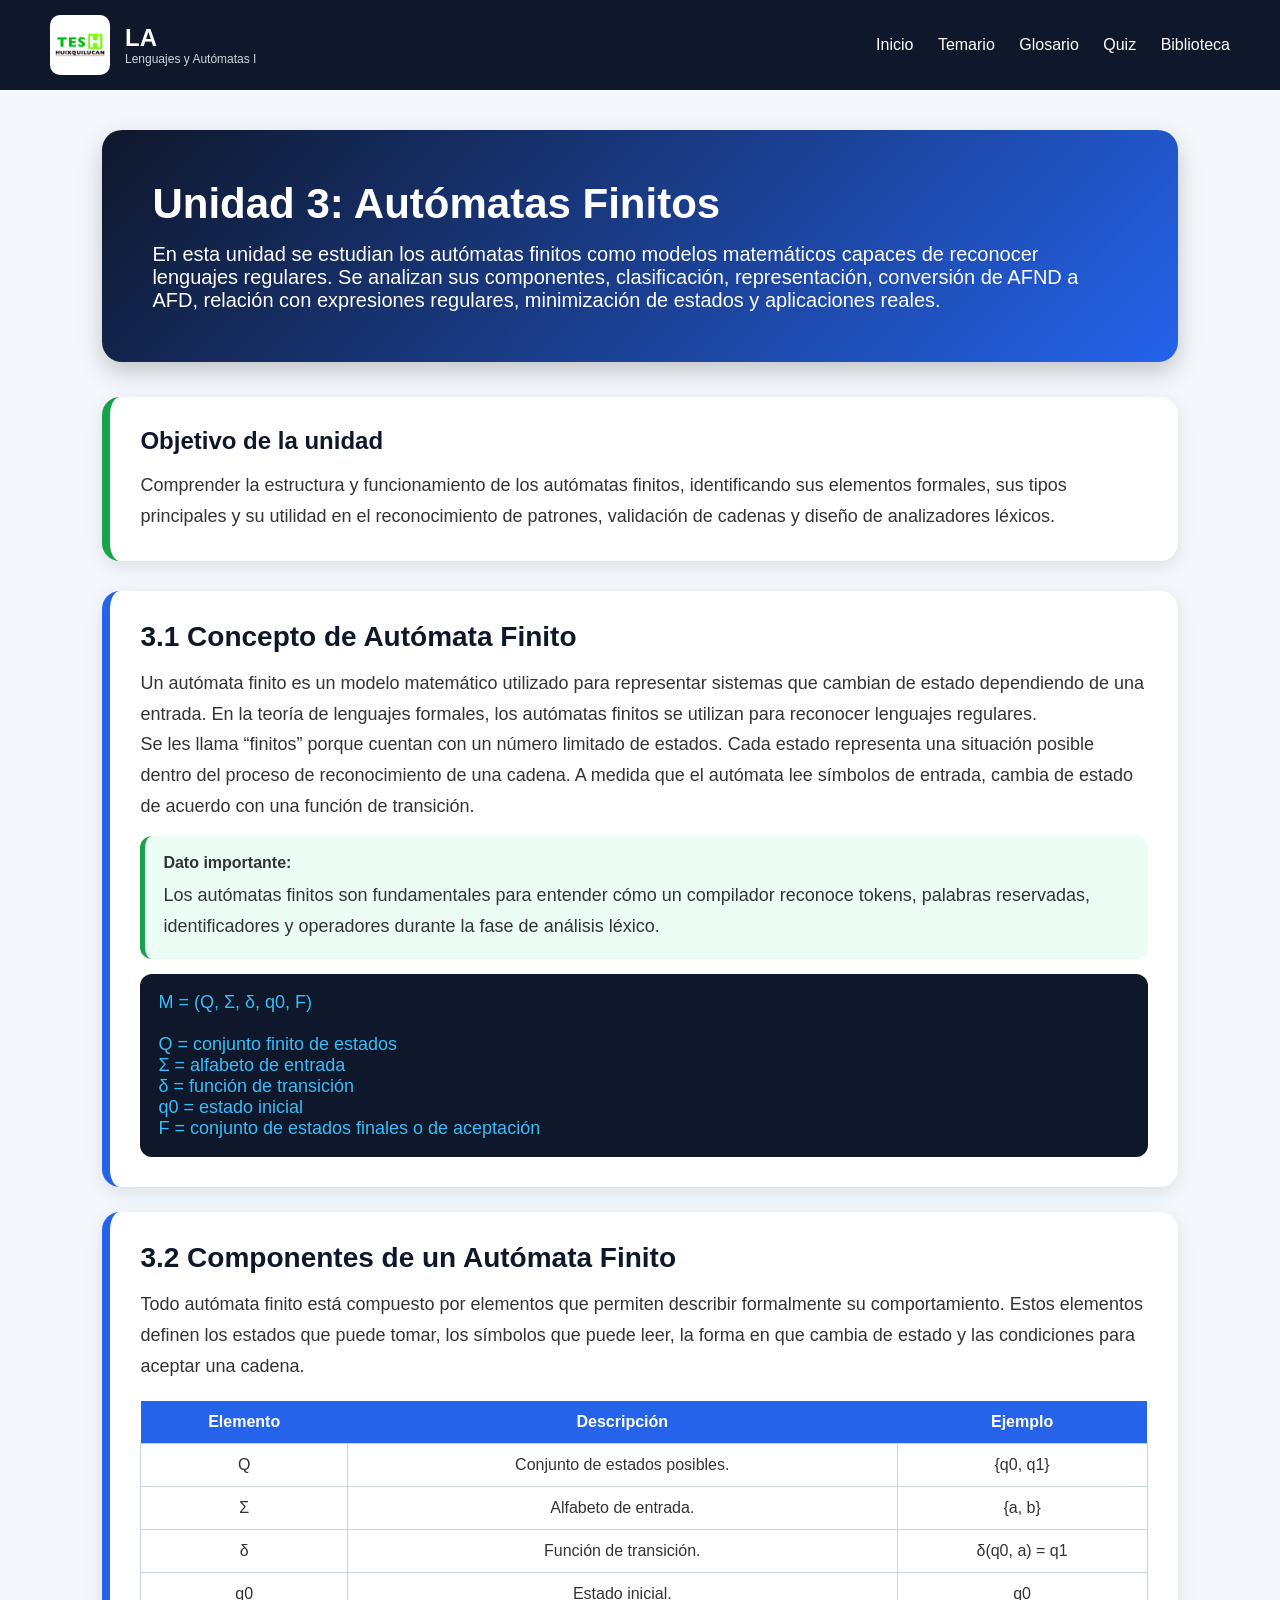
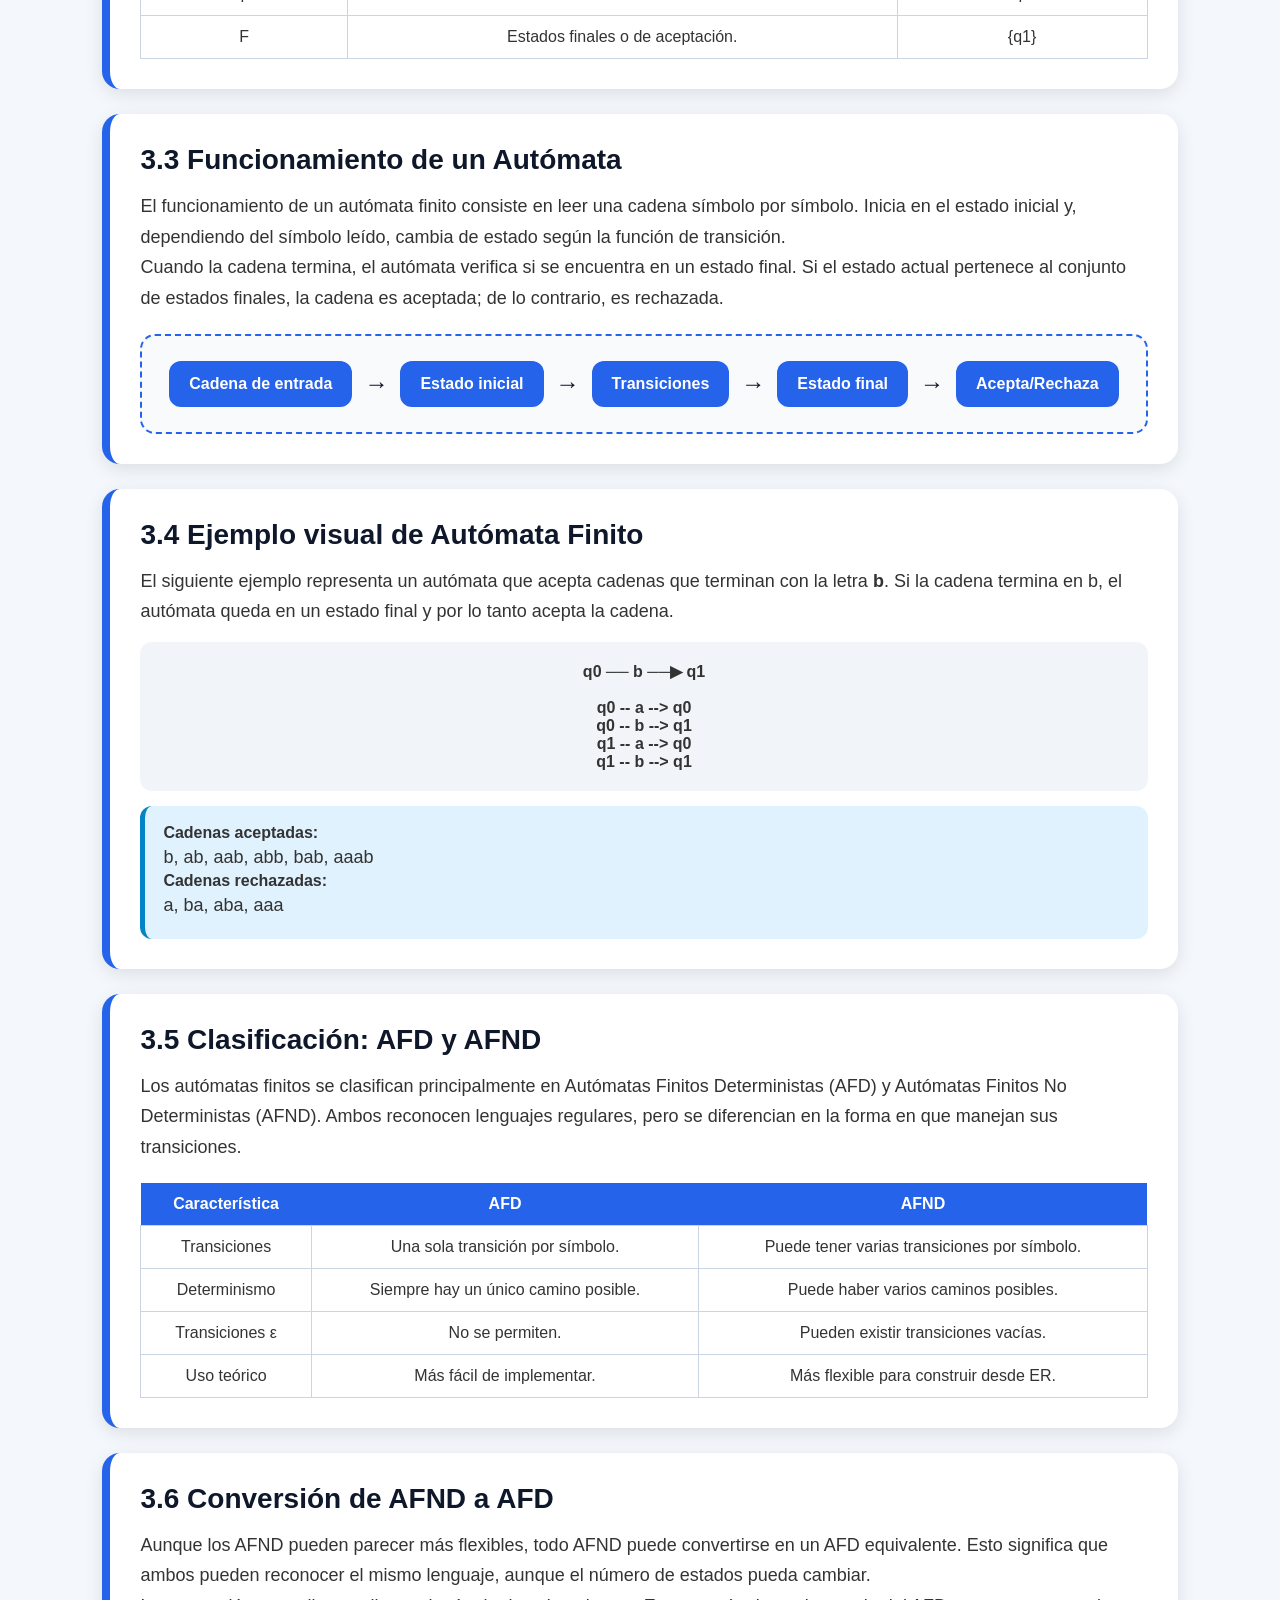
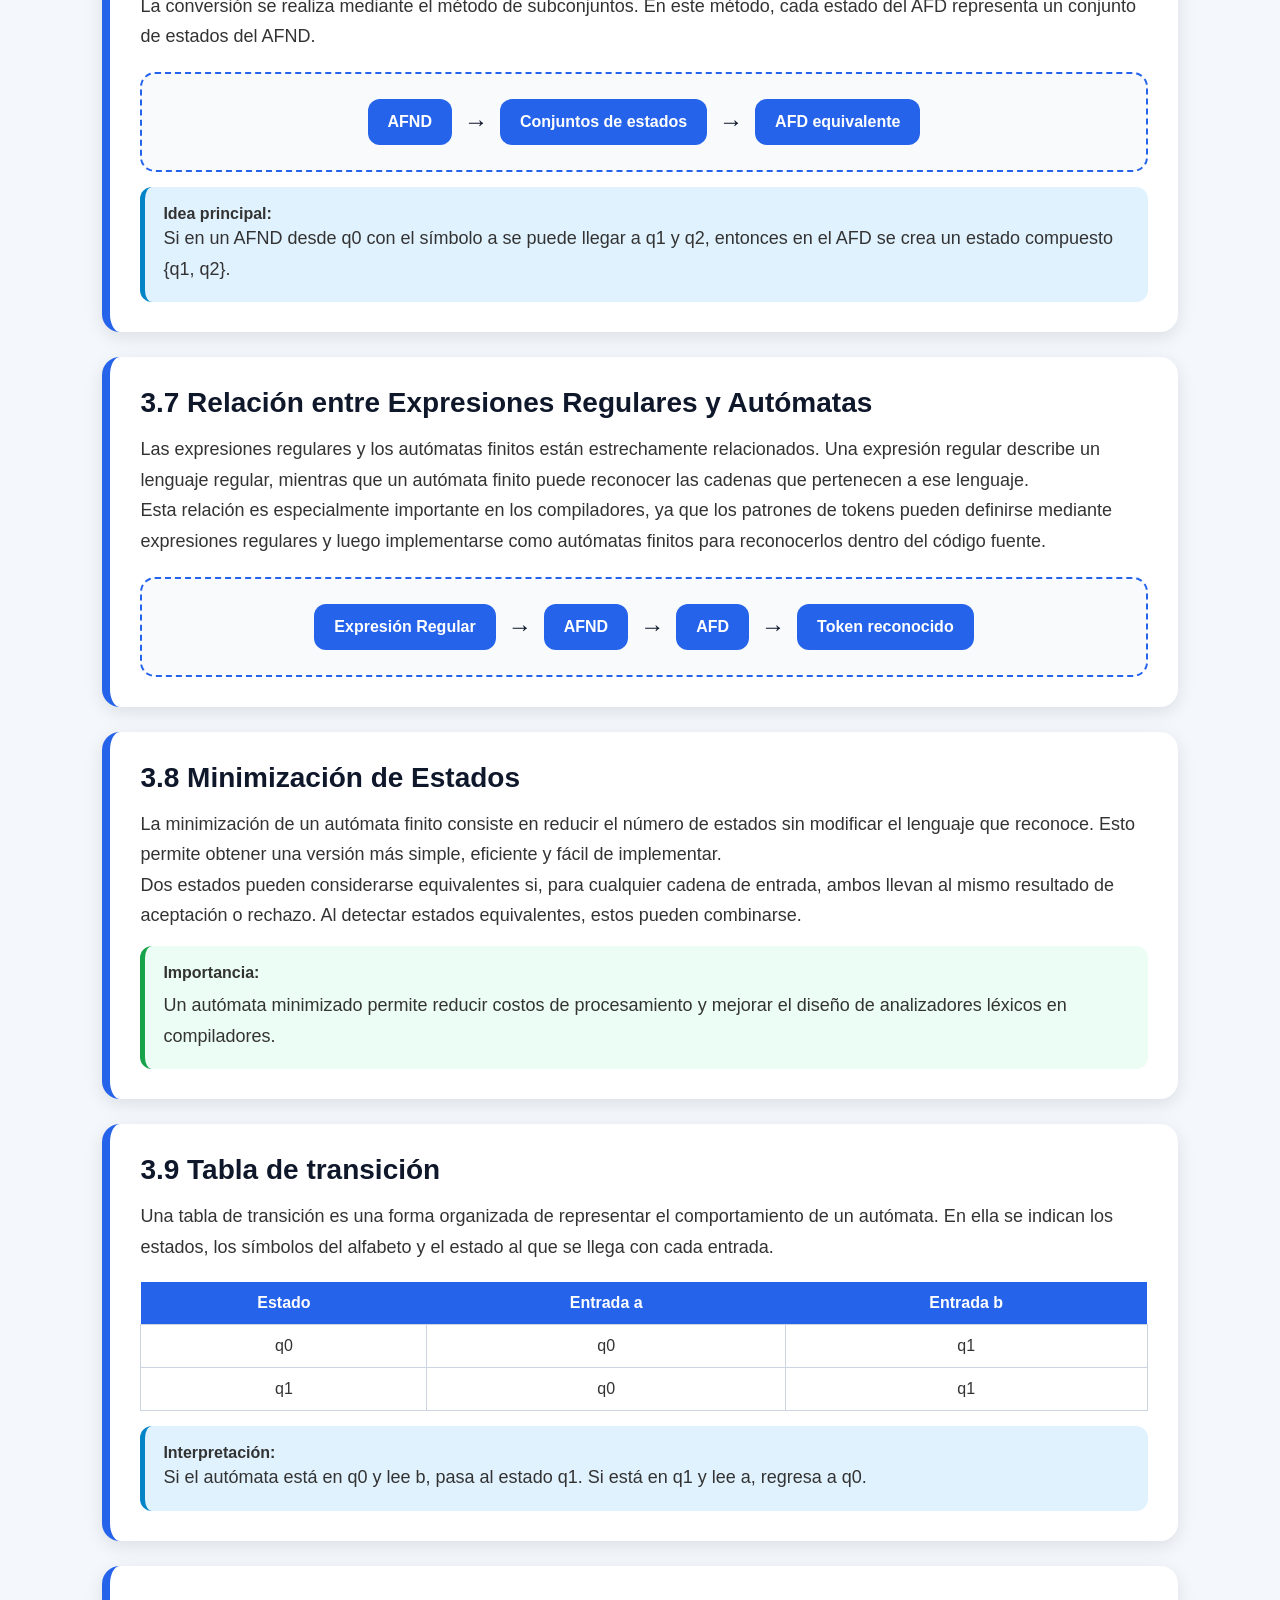
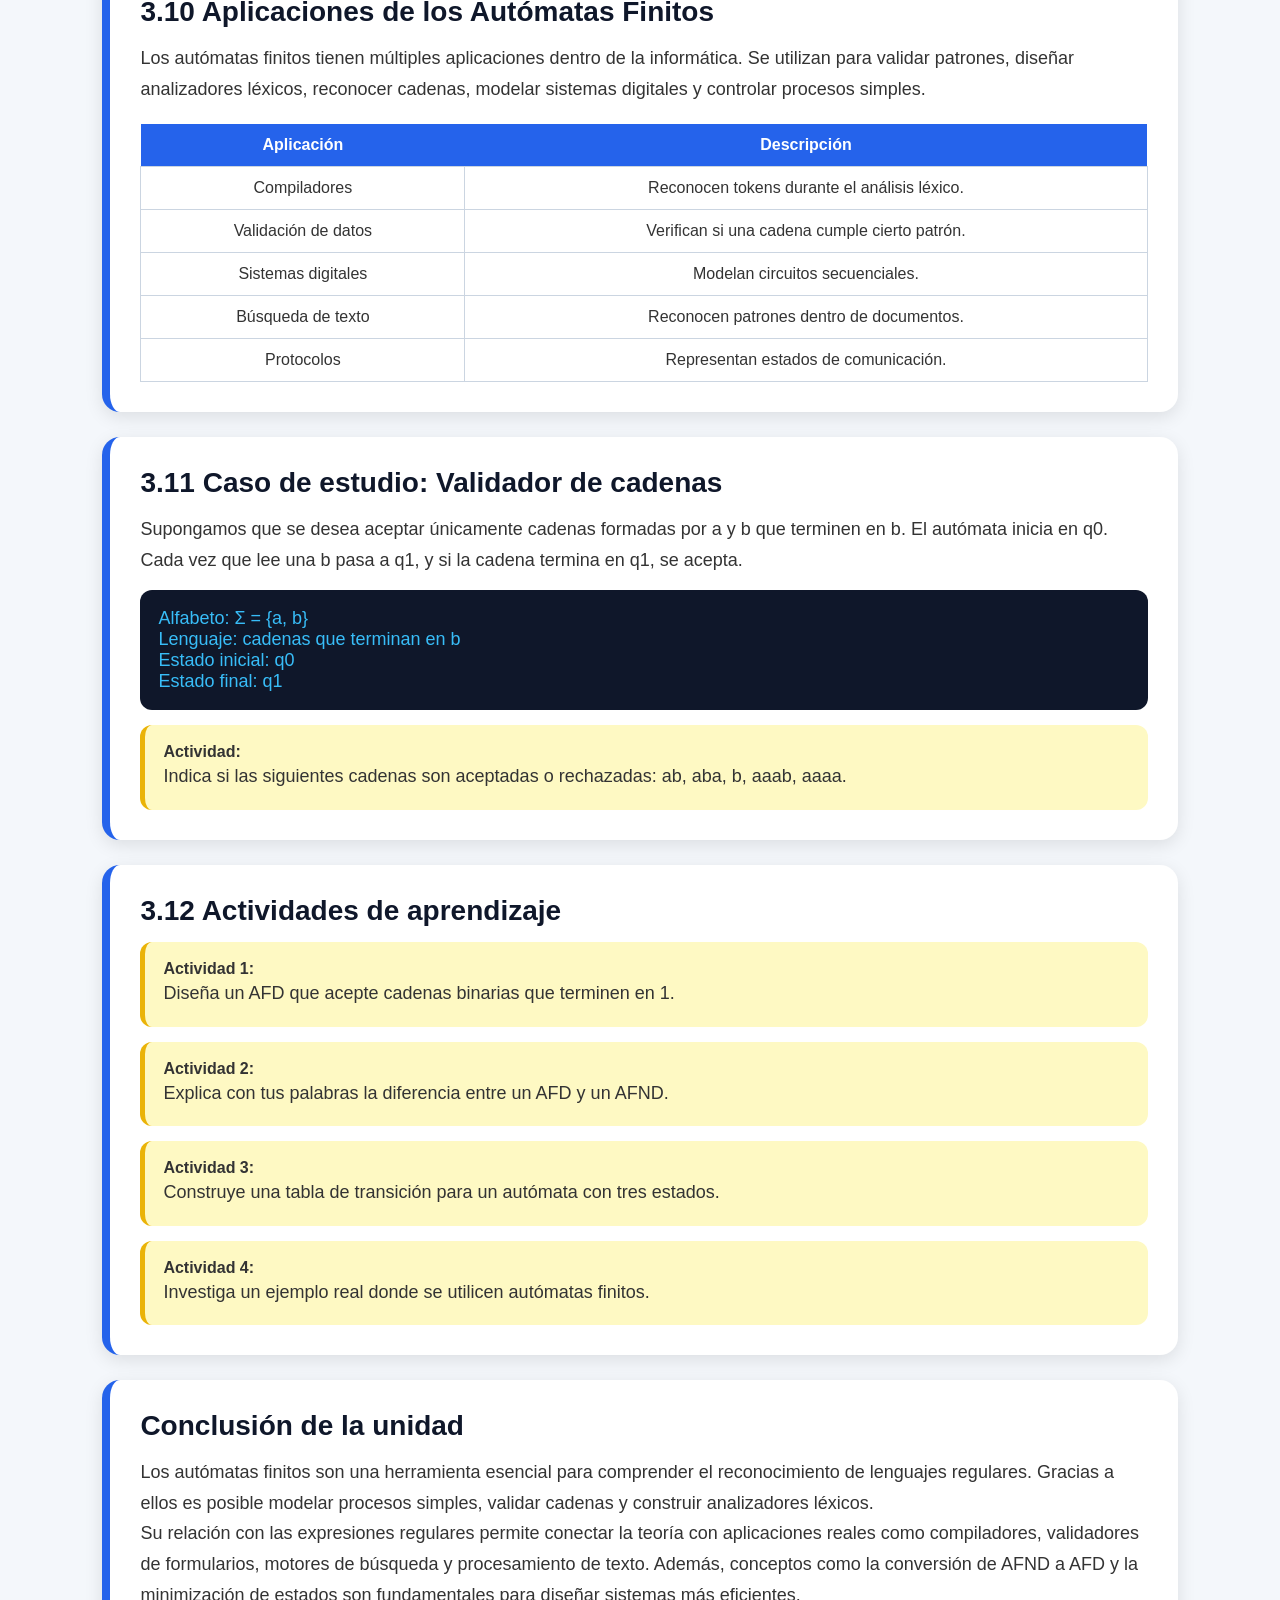
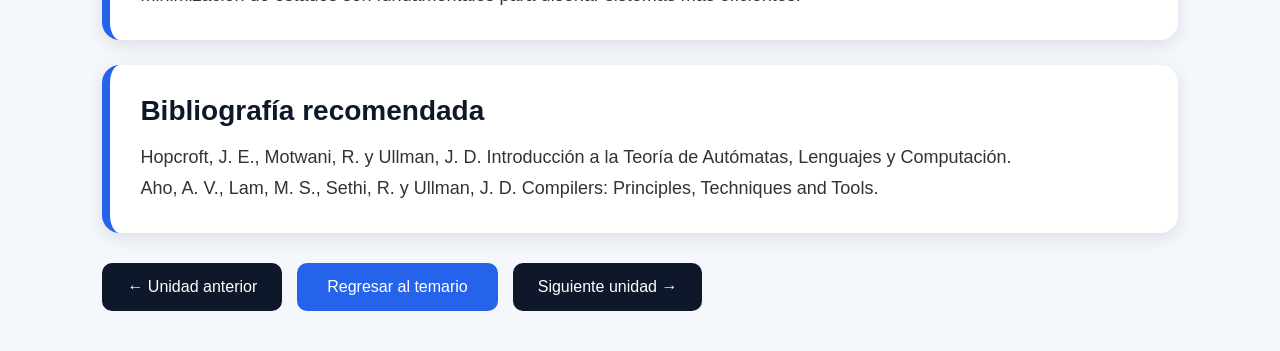
<file: paginas/unidad3.html>
<!DOCTYPE html>
<html lang="es">
<head>
    <meta charset="UTF-8">
    <meta name="viewport" content="width=device-width, initial-scale=1.0">
    <title>Unidad 3 - Autómatas Finitos</title>
    <link rel="stylesheet" href="../css/estilos.css">
</head>
<body>

<header class="encabezado">
    <div class="logo-contenedor">
        <img src="../img/logo-tesh.png" alt="Logo TESH" class="logo-img">
        <div class="logo-texto">
            <h2>LA</h2>
            <p>Lenguajes y Autómatas I</p>
        </div>
    </div>

    <nav>
        <a href="../index.html">Inicio</a>
        <a href="../index.html#temario">Temario</a>
        <a href="glosario.html">Glosario</a>
        <a href="quiz.html">Quiz</a>
        <a href="paginas/biblioteca.html">Biblioteca</a>
        
    </nav>
</header>

<main class="contenido-unidad">

    <section class="portada-unidad">
        <h1>Unidad 3: Autómatas Finitos</h1>
        <p>
            En esta unidad se estudian los autómatas finitos como modelos matemáticos
            capaces de reconocer lenguajes regulares. Se analizan sus componentes,
            clasificación, representación, conversión de AFND a AFD, relación con
            expresiones regulares, minimización de estados y aplicaciones reales.
        </p>
    </section>

    <section class="resumen-unidad">
        <h2>Objetivo de la unidad</h2>
        <p>
            Comprender la estructura y funcionamiento de los autómatas finitos,
            identificando sus elementos formales, sus tipos principales y su utilidad
            en el reconocimiento de patrones, validación de cadenas y diseño de
            analizadores léxicos.
        </p>
    </section>

    <section class="contenedor-temas">

        <article class="tema">
            <h2>3.1 Concepto de Autómata Finito</h2>

            <p>
                Un autómata finito es un modelo matemático utilizado para representar
                sistemas que cambian de estado dependiendo de una entrada. En la teoría
                de lenguajes formales, los autómatas finitos se utilizan para reconocer
                lenguajes regulares.
            </p>

            <p>
                Se les llama “finitos” porque cuentan con un número limitado de estados.
                Cada estado representa una situación posible dentro del proceso de
                reconocimiento de una cadena. A medida que el autómata lee símbolos de
                entrada, cambia de estado de acuerdo con una función de transición.
            </p>

            <div class="dato-importante">
                <strong>Dato importante:</strong>
                <p>
                    Los autómatas finitos son fundamentales para entender cómo un
                    compilador reconoce tokens, palabras reservadas, identificadores
                    y operadores durante la fase de análisis léxico.
                </p>
            </div>

            <div class="codigo">
                M = (Q, Σ, δ, q0, F)<br><br>
                Q = conjunto finito de estados<br>
                Σ = alfabeto de entrada<br>
                δ = función de transición<br>
                q0 = estado inicial<br>
                F = conjunto de estados finales o de aceptación
            </div>
        </article>

        <article class="tema">
            <h2>3.2 Componentes de un Autómata Finito</h2>

            <p>
                Todo autómata finito está compuesto por elementos que permiten describir
                formalmente su comportamiento. Estos elementos definen los estados que
                puede tomar, los símbolos que puede leer, la forma en que cambia de estado
                y las condiciones para aceptar una cadena.
            </p>

            <table class="tabla-token">
                <tr>
                    <th>Elemento</th>
                    <th>Descripción</th>
                    <th>Ejemplo</th>
                </tr>
                <tr>
                    <td>Q</td>
                    <td>Conjunto de estados posibles.</td>
                    <td>{q0, q1}</td>
                </tr>
                <tr>
                    <td>Σ</td>
                    <td>Alfabeto de entrada.</td>
                    <td>{a, b}</td>
                </tr>
                <tr>
                    <td>δ</td>
                    <td>Función de transición.</td>
                    <td>δ(q0, a) = q1</td>
                </tr>
                <tr>
                    <td>q0</td>
                    <td>Estado inicial.</td>
                    <td>q0</td>
                </tr>
                <tr>
                    <td>F</td>
                    <td>Estados finales o de aceptación.</td>
                    <td>{q1}</td>
                </tr>
            </table>
        </article>

        <article class="tema">
            <h2>3.3 Funcionamiento de un Autómata</h2>

            <p>
                El funcionamiento de un autómata finito consiste en leer una cadena símbolo
                por símbolo. Inicia en el estado inicial y, dependiendo del símbolo leído,
                cambia de estado según la función de transición.
            </p>

            <p>
                Cuando la cadena termina, el autómata verifica si se encuentra en un estado
                final. Si el estado actual pertenece al conjunto de estados finales, la
                cadena es aceptada; de lo contrario, es rechazada.
            </p>

            <div class="diagrama-proceso">
                <div>Cadena de entrada</div>
                <span>→</span>
                <div>Estado inicial</div>
                <span>→</span>
                <div>Transiciones</div>
                <span>→</span>
                <div>Estado final</div>
                <span>→</span>
                <div>Acepta/Rechaza</div>
            </div>
        </article>

        <article class="tema">
            <h2>3.4 Ejemplo visual de Autómata Finito</h2>

            <p>
                El siguiente ejemplo representa un autómata que acepta cadenas que terminan
                con la letra <strong>b</strong>. Si la cadena termina en b, el autómata queda
                en un estado final y por lo tanto acepta la cadena.
            </p>

            <div class="diagrama automata">
                <span class="estado">q0</span>
                <span class="flecha">── b ──▶</span>
                <span class="estado final">q1</span>
                <br><br>
                <span>q0 -- a --> q0</span><br>
                <span>q0 -- b --> q1</span><br>
                <span>q1 -- a --> q0</span><br>
                <span>q1 -- b --> q1</span>
            </div>

            <div class="ejemplo">
                <strong>Cadenas aceptadas:</strong>
                <p>b, ab, aab, abb, bab, aaab</p>
                <strong>Cadenas rechazadas:</strong>
                <p>a, ba, aba, aaa</p>
            </div>
        </article>

        <article class="tema">
            <h2>3.5 Clasificación: AFD y AFND</h2>

            <p>
                Los autómatas finitos se clasifican principalmente en Autómatas Finitos
                Deterministas (AFD) y Autómatas Finitos No Deterministas (AFND).
                Ambos reconocen lenguajes regulares, pero se diferencian en la forma
                en que manejan sus transiciones.
            </p>

            <table class="tabla-token">
                <tr>
                    <th>Característica</th>
                    <th>AFD</th>
                    <th>AFND</th>
                </tr>
                <tr>
                    <td>Transiciones</td>
                    <td>Una sola transición por símbolo.</td>
                    <td>Puede tener varias transiciones por símbolo.</td>
                </tr>
                <tr>
                    <td>Determinismo</td>
                    <td>Siempre hay un único camino posible.</td>
                    <td>Puede haber varios caminos posibles.</td>
                </tr>
                <tr>
                    <td>Transiciones ε</td>
                    <td>No se permiten.</td>
                    <td>Pueden existir transiciones vacías.</td>
                </tr>
                <tr>
                    <td>Uso teórico</td>
                    <td>Más fácil de implementar.</td>
                    <td>Más flexible para construir desde ER.</td>
                </tr>
            </table>
        </article>

        <article class="tema">
            <h2>3.6 Conversión de AFND a AFD</h2>

            <p>
                Aunque los AFND pueden parecer más flexibles, todo AFND puede convertirse
                en un AFD equivalente. Esto significa que ambos pueden reconocer el mismo
                lenguaje, aunque el número de estados pueda cambiar.
            </p>

            <p>
                La conversión se realiza mediante el método de subconjuntos. En este método,
                cada estado del AFD representa un conjunto de estados del AFND.
            </p>

            <div class="diagrama-proceso">
                <div>AFND</div>
                <span>→</span>
                <div>Conjuntos de estados</div>
                <span>→</span>
                <div>AFD equivalente</div>
            </div>

            <div class="ejemplo">
                <strong>Idea principal:</strong>
                <p>
                    Si en un AFND desde q0 con el símbolo a se puede llegar a q1 y q2,
                    entonces en el AFD se crea un estado compuesto {q1, q2}.
                </p>
            </div>
        </article>

        <article class="tema">
            <h2>3.7 Relación entre Expresiones Regulares y Autómatas</h2>

            <p>
                Las expresiones regulares y los autómatas finitos están estrechamente
                relacionados. Una expresión regular describe un lenguaje regular, mientras
                que un autómata finito puede reconocer las cadenas que pertenecen a ese
                lenguaje.
            </p>

            <p>
                Esta relación es especialmente importante en los compiladores, ya que los
                patrones de tokens pueden definirse mediante expresiones regulares y luego
                implementarse como autómatas finitos para reconocerlos dentro del código
                fuente.
            </p>

            <div class="diagrama-proceso">
                <div>Expresión Regular</div>
                <span>→</span>
                <div>AFND</div>
                <span>→</span>
                <div>AFD</div>
                <span>→</span>
                <div>Token reconocido</div>
            </div>
        </article>

        <article class="tema">
            <h2>3.8 Minimización de Estados</h2>

            <p>
                La minimización de un autómata finito consiste en reducir el número de
                estados sin modificar el lenguaje que reconoce. Esto permite obtener una
                versión más simple, eficiente y fácil de implementar.
            </p>

            <p>
                Dos estados pueden considerarse equivalentes si, para cualquier cadena de
                entrada, ambos llevan al mismo resultado de aceptación o rechazo. Al detectar
                estados equivalentes, estos pueden combinarse.
            </p>

            <div class="dato-importante">
                <strong>Importancia:</strong>
                <p>
                    Un autómata minimizado permite reducir costos de procesamiento y mejorar
                    el diseño de analizadores léxicos en compiladores.
                </p>
            </div>
        </article>

        <article class="tema">
            <h2>3.9 Tabla de transición</h2>

            <p>
                Una tabla de transición es una forma organizada de representar el comportamiento
                de un autómata. En ella se indican los estados, los símbolos del alfabeto y
                el estado al que se llega con cada entrada.
            </p>

            <table class="tabla-token">
                <tr>
                    <th>Estado</th>
                    <th>Entrada a</th>
                    <th>Entrada b</th>
                </tr>
                <tr>
                    <td>q0</td>
                    <td>q0</td>
                    <td>q1</td>
                </tr>
                <tr>
                    <td>q1</td>
                    <td>q0</td>
                    <td>q1</td>
                </tr>
            </table>

            <div class="ejemplo">
                <strong>Interpretación:</strong>
                <p>
                    Si el autómata está en q0 y lee b, pasa al estado q1. Si está en q1
                    y lee a, regresa a q0.
                </p>
            </div>
        </article>

        <article class="tema">
            <h2>3.10 Aplicaciones de los Autómatas Finitos</h2>

            <p>
                Los autómatas finitos tienen múltiples aplicaciones dentro de la informática.
                Se utilizan para validar patrones, diseñar analizadores léxicos, reconocer
                cadenas, modelar sistemas digitales y controlar procesos simples.
            </p>

            <table class="tabla-token">
                <tr>
                    <th>Aplicación</th>
                    <th>Descripción</th>
                </tr>
                <tr>
                    <td>Compiladores</td>
                    <td>Reconocen tokens durante el análisis léxico.</td>
                </tr>
                <tr>
                    <td>Validación de datos</td>
                    <td>Verifican si una cadena cumple cierto patrón.</td>
                </tr>
                <tr>
                    <td>Sistemas digitales</td>
                    <td>Modelan circuitos secuenciales.</td>
                </tr>
                <tr>
                    <td>Búsqueda de texto</td>
                    <td>Reconocen patrones dentro de documentos.</td>
                </tr>
                <tr>
                    <td>Protocolos</td>
                    <td>Representan estados de comunicación.</td>
                </tr>
            </table>
        </article>

        <article class="tema">
            <h2>3.11 Caso de estudio: Validador de cadenas</h2>

            <p>
                Supongamos que se desea aceptar únicamente cadenas formadas por a y b que
                terminen en b. El autómata inicia en q0. Cada vez que lee una b pasa a q1,
                y si la cadena termina en q1, se acepta.
            </p>

            <div class="codigo">
                Alfabeto: Σ = {a, b}<br>
                Lenguaje: cadenas que terminan en b<br>
                Estado inicial: q0<br>
                Estado final: q1
            </div>

            <div class="actividad">
                <strong>Actividad:</strong>
                <p>
                    Indica si las siguientes cadenas son aceptadas o rechazadas:
                    ab, aba, b, aaab, aaaa.
                </p>
            </div>
        </article>

        <article class="tema">
            <h2>3.12 Actividades de aprendizaje</h2>

            <div class="actividad">
                <strong>Actividad 1:</strong>
                <p>Diseña un AFD que acepte cadenas binarias que terminen en 1.</p>
            </div>

            <div class="actividad">
                <strong>Actividad 2:</strong>
                <p>Explica con tus palabras la diferencia entre un AFD y un AFND.</p>
            </div>

            <div class="actividad">
                <strong>Actividad 3:</strong>
                <p>Construye una tabla de transición para un autómata con tres estados.</p>
            </div>

            <div class="actividad">
                <strong>Actividad 4:</strong>
                <p>Investiga un ejemplo real donde se utilicen autómatas finitos.</p>
            </div>
        </article>

        <article class="tema">
            <h2>Conclusión de la unidad</h2>

            <p>
                Los autómatas finitos son una herramienta esencial para comprender el
                reconocimiento de lenguajes regulares. Gracias a ellos es posible modelar
                procesos simples, validar cadenas y construir analizadores léxicos.
            </p>

            <p>
                Su relación con las expresiones regulares permite conectar la teoría con
                aplicaciones reales como compiladores, validadores de formularios, motores
                de búsqueda y procesamiento de texto. Además, conceptos como la conversión
                de AFND a AFD y la minimización de estados son fundamentales para diseñar
                sistemas más eficientes.
            </p>
        </article>

        <article class="tema">
            <h2>Bibliografía recomendada</h2>
            <p>
                Hopcroft, J. E., Motwani, R. y Ullman, J. D. Introducción a la Teoría de
                Autómatas, Lenguajes y Computación.
            </p>
            <p>
                Aho, A. V., Lam, M. S., Sethi, R. y Ullman, J. D. Compilers: Principles,
                Techniques and Tools.
            </p>
        </article>

    </section>

    <div class="botones-unidad">
        <a href="unidad2.html" class="boton-secundario">← Unidad anterior</a>
        <a href="../index.html#temario" class="boton">Regresar al temario</a>
        <a href="unidad4.html" class="boton-secundario">Siguiente unidad →</a>
    </div>

</main>

</body>
</html>
</file>
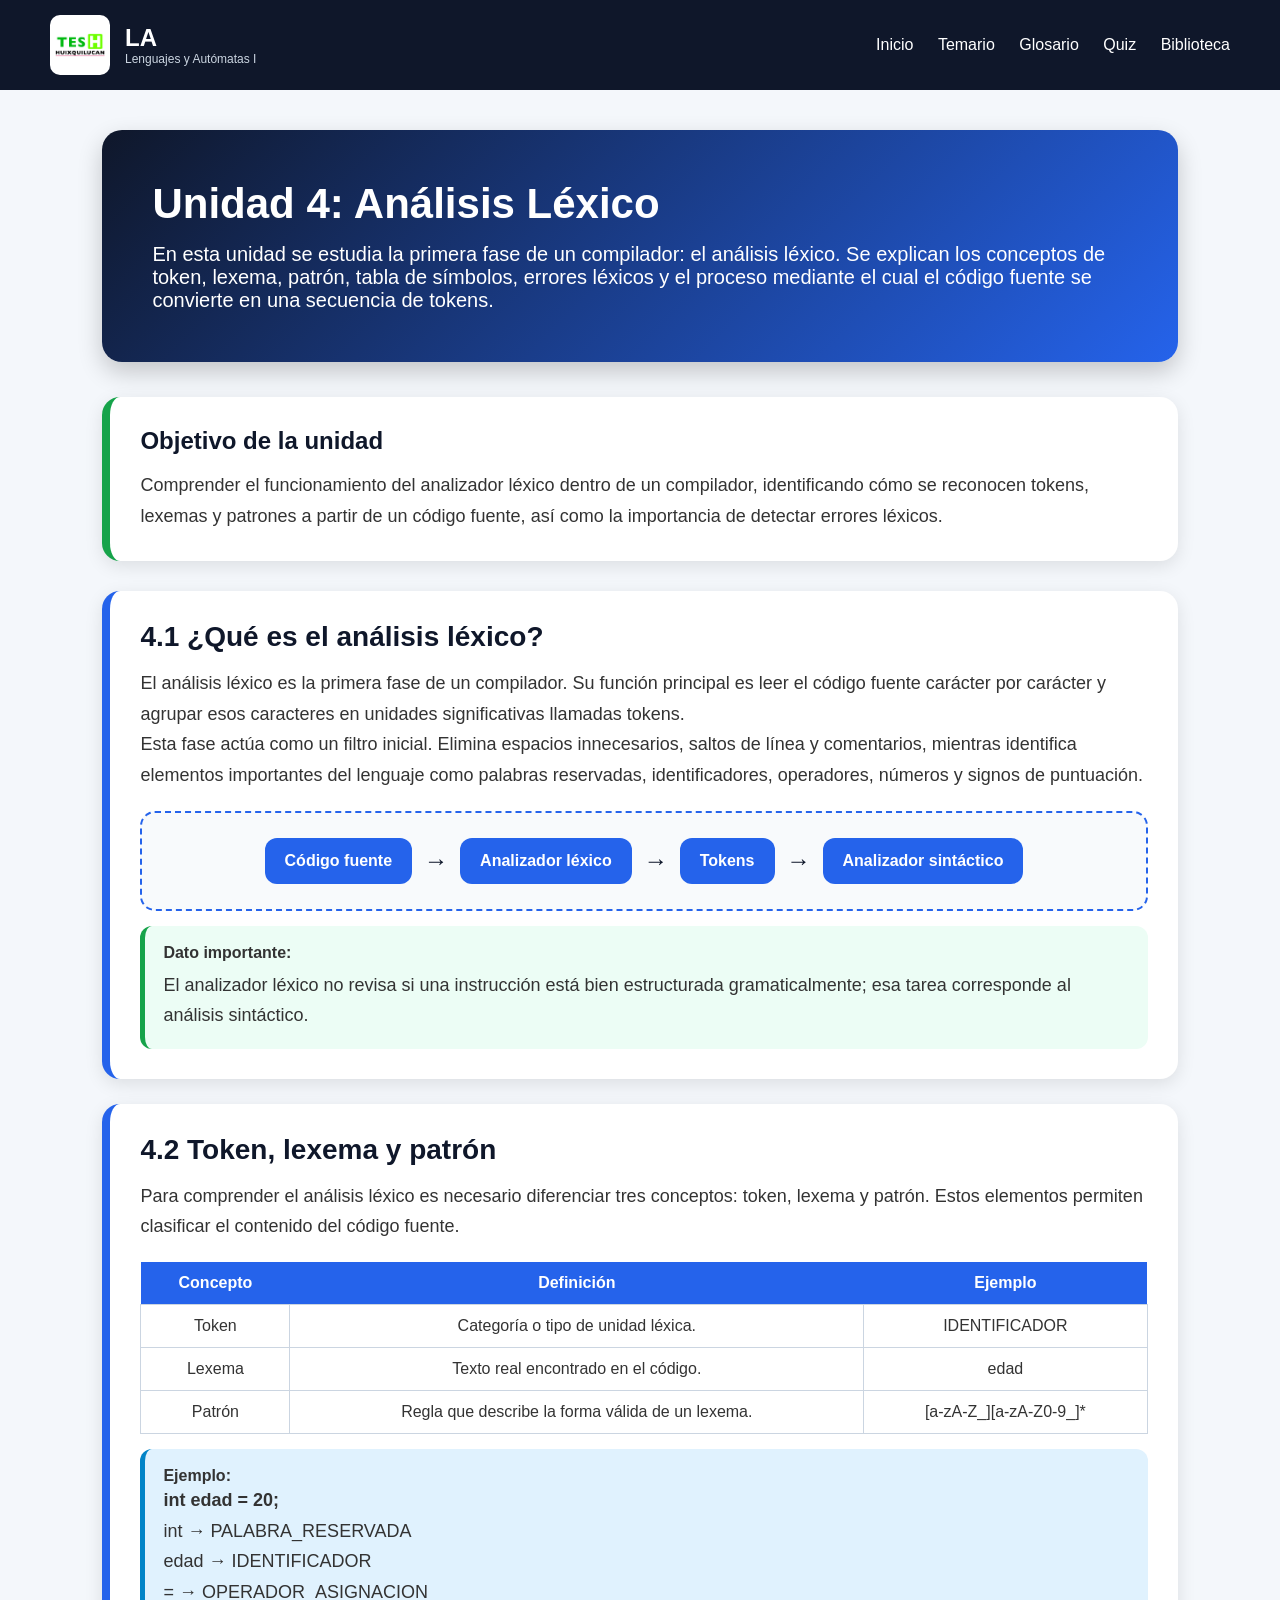
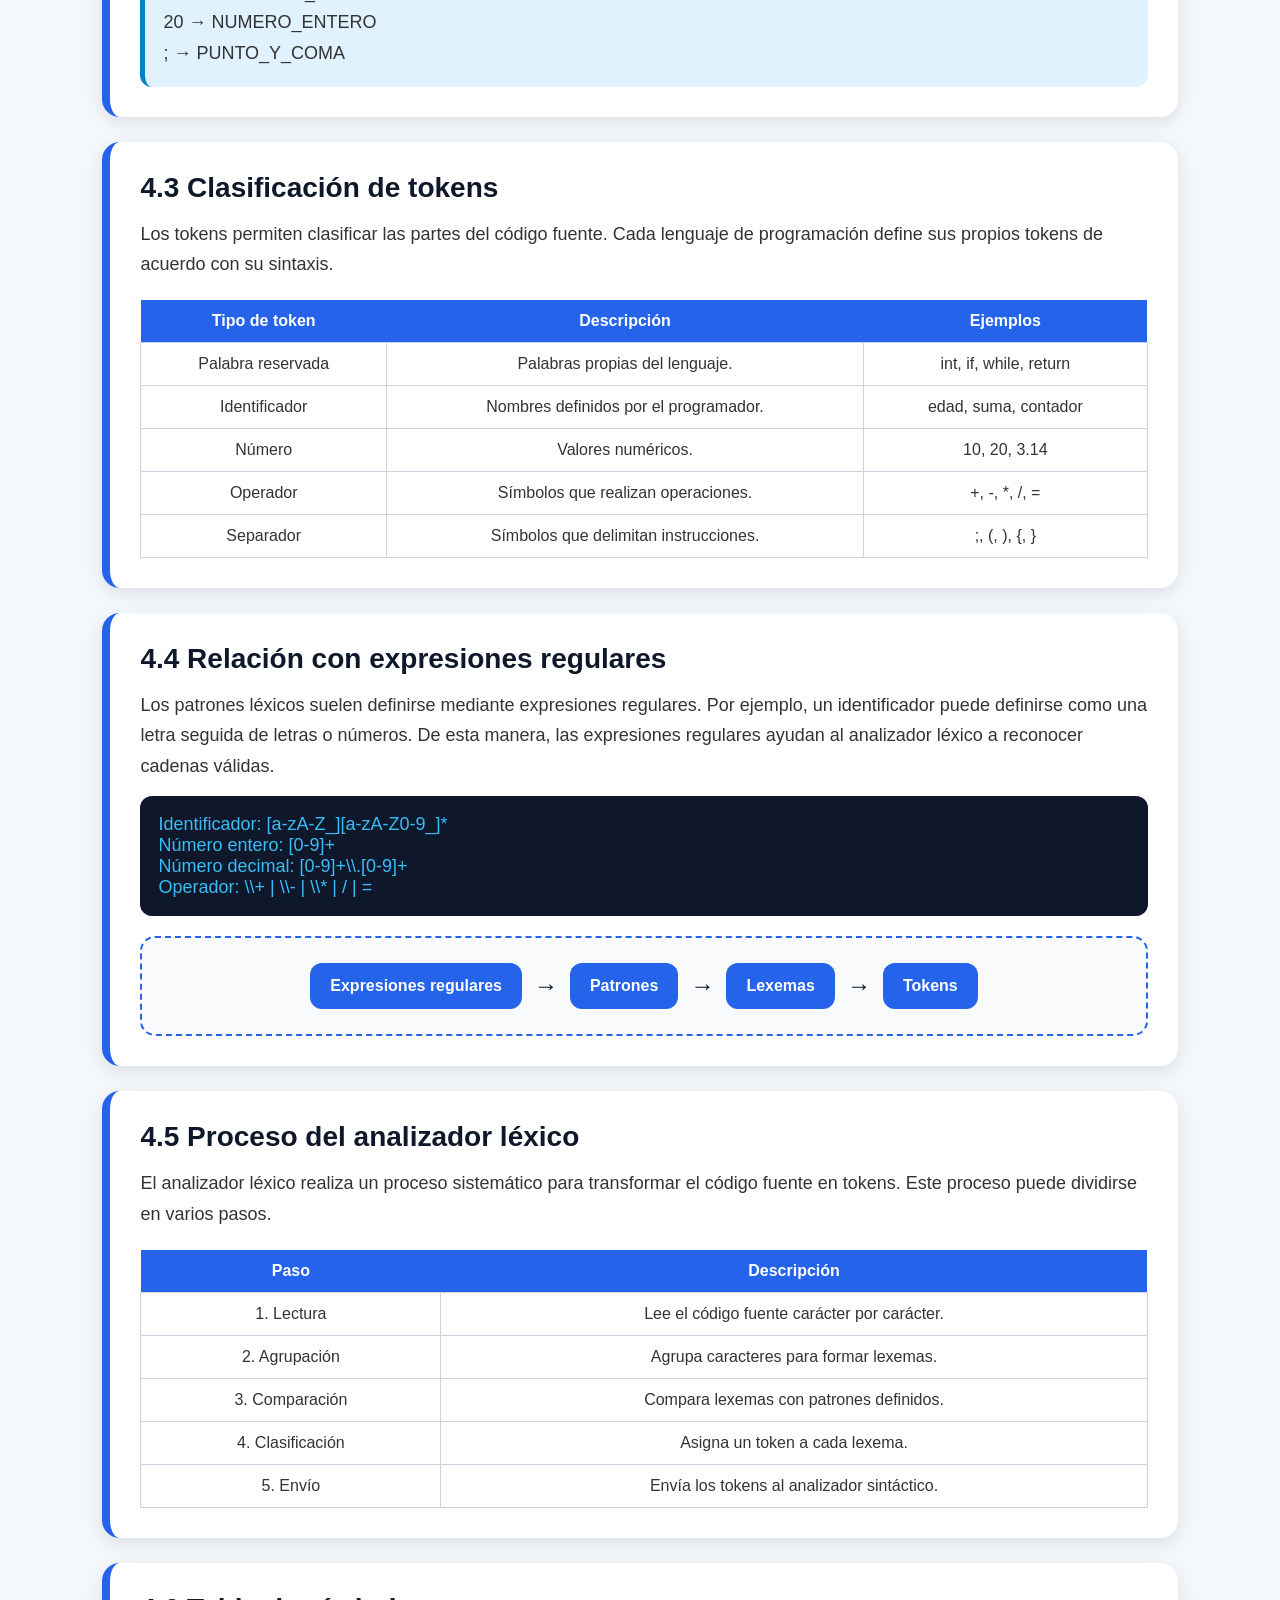
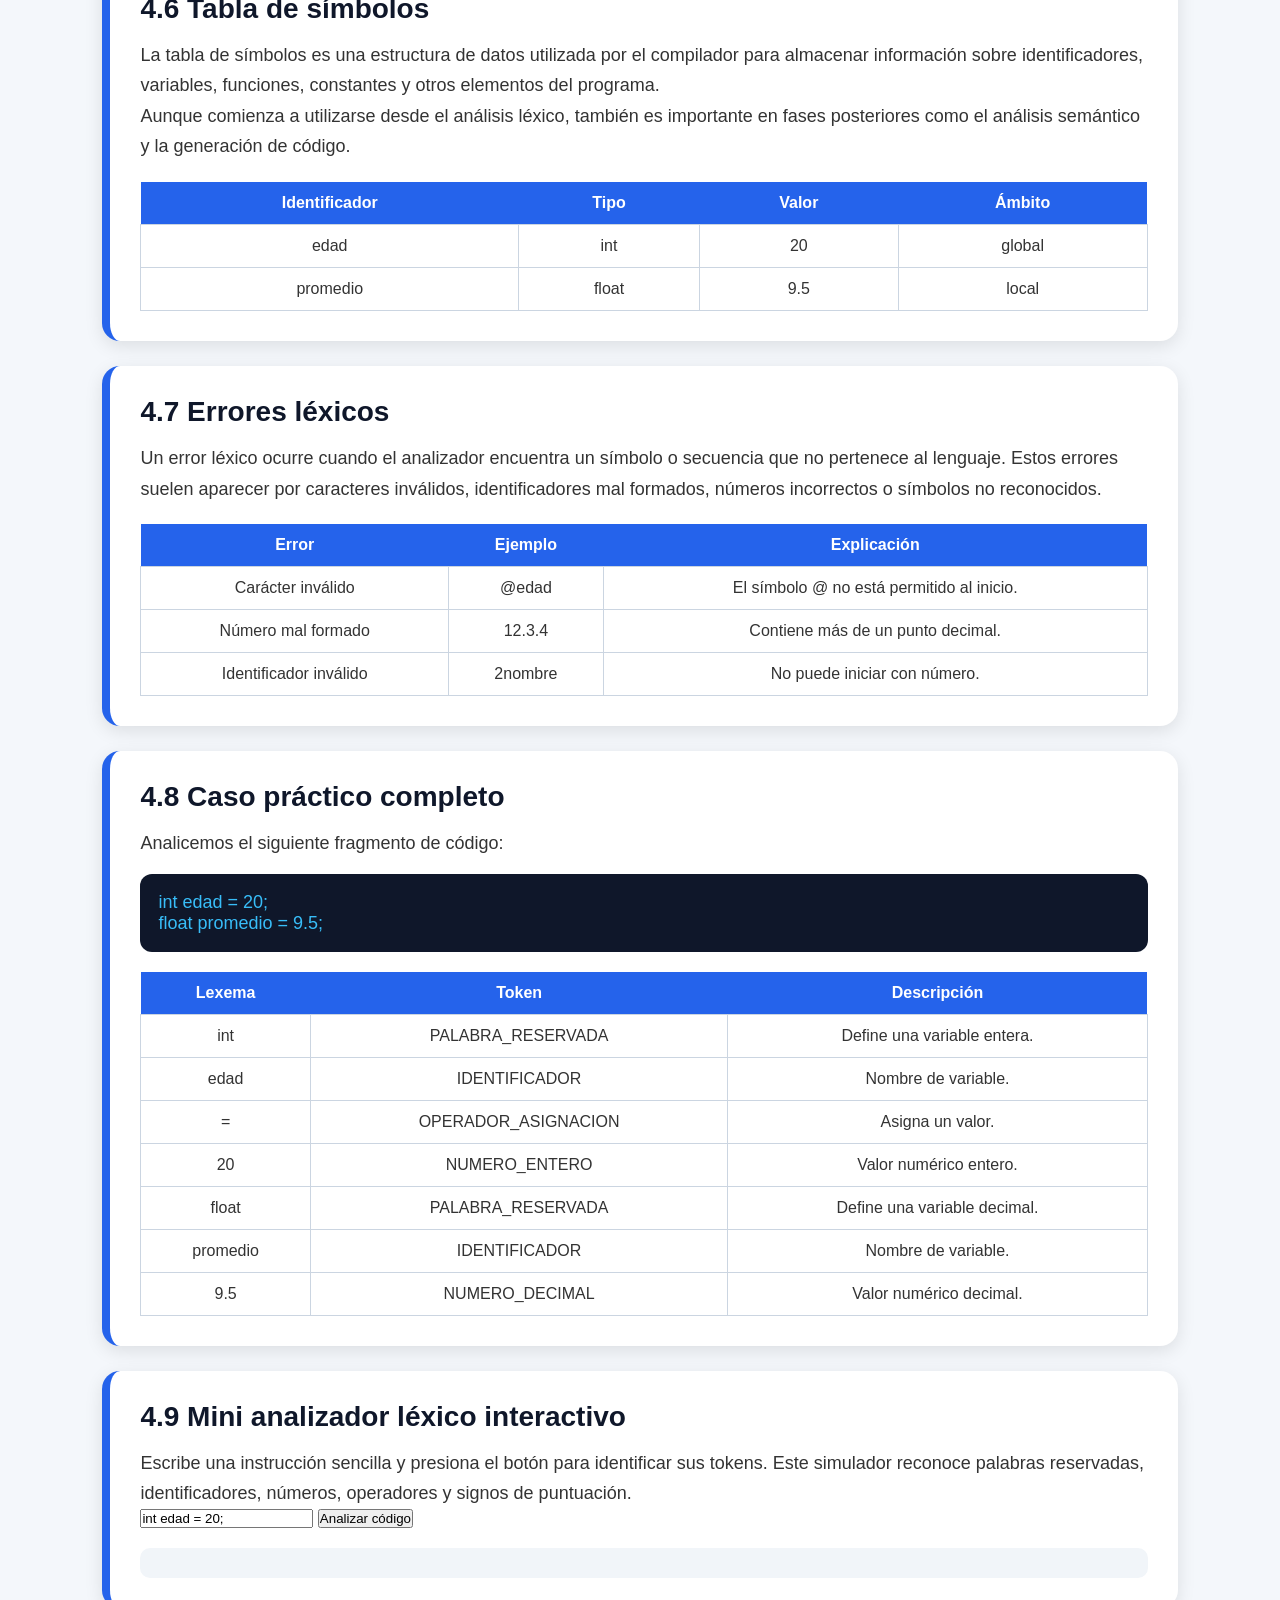
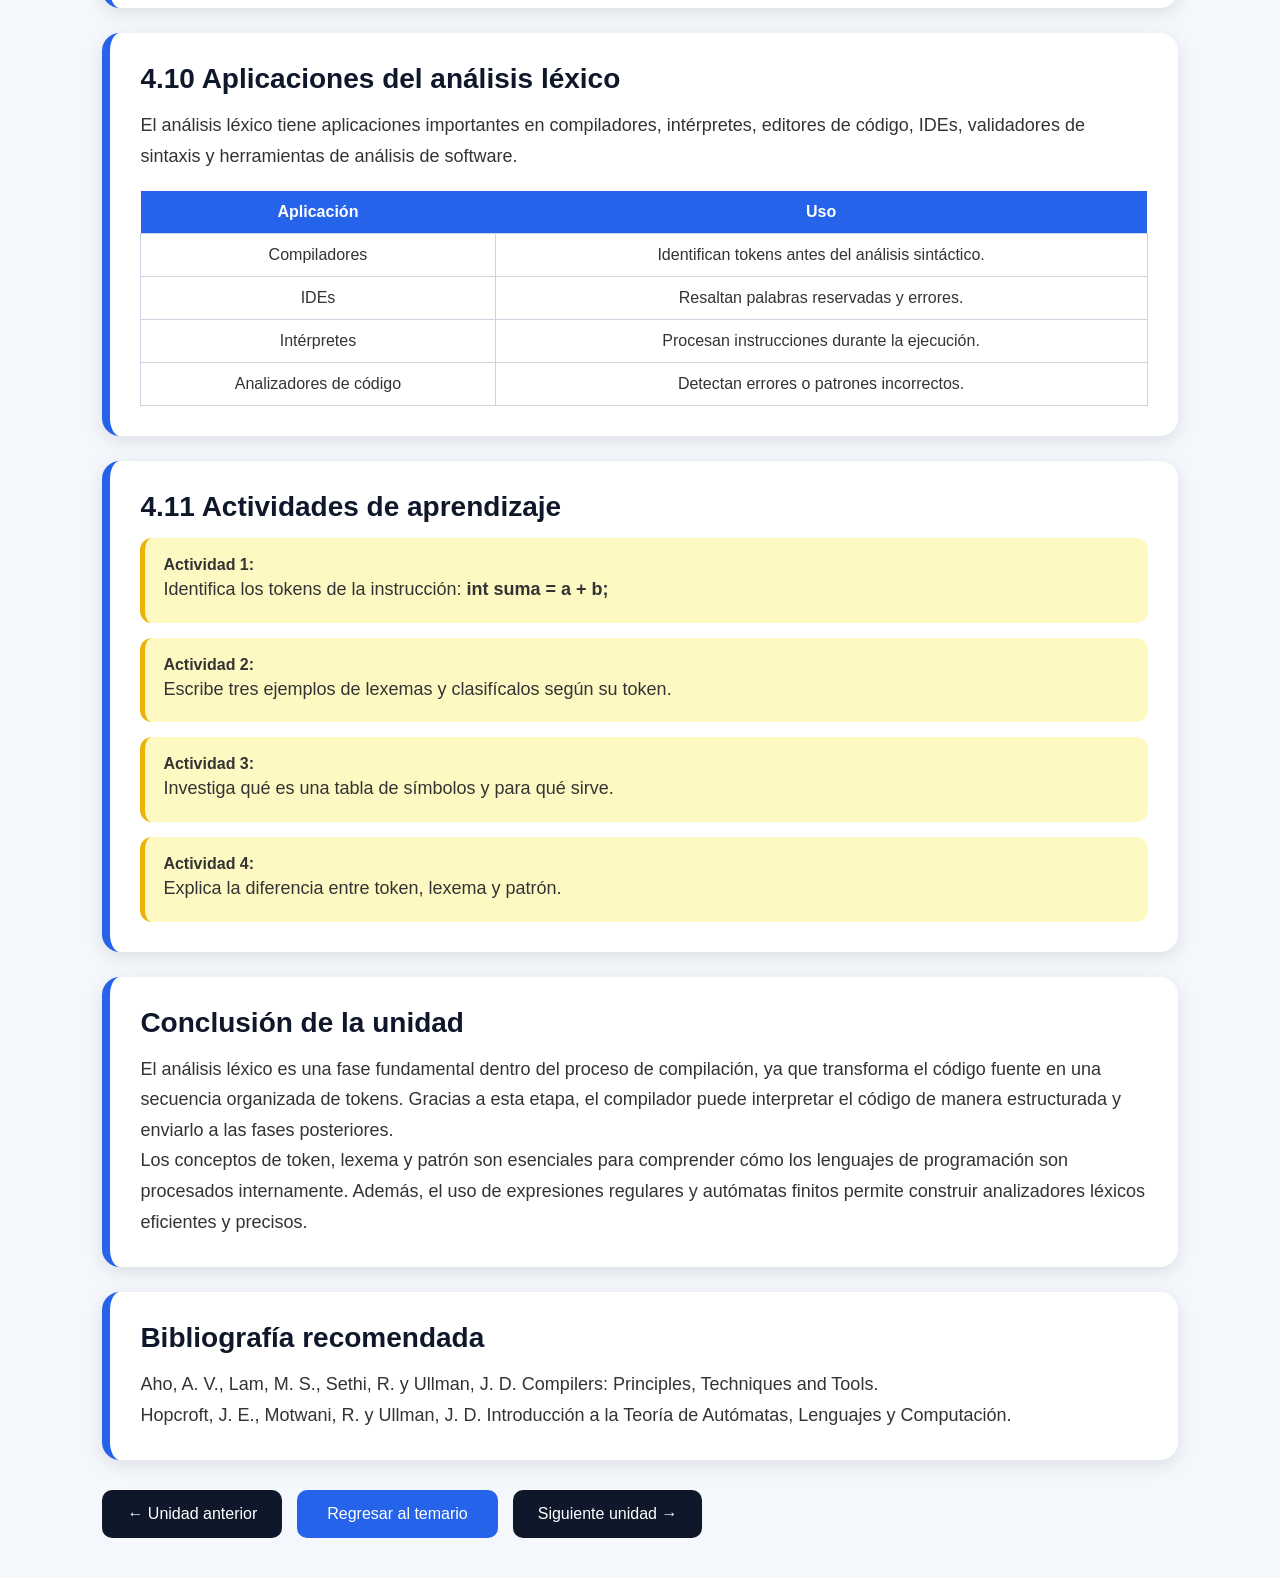
<file: paginas/unidad4.html>
<!DOCTYPE html>
<html lang="es">
<head>
    <meta charset="UTF-8">
    <title>Unidad 4 - Análisis Léxico</title>
    <link rel="stylesheet" href="../css/estilos.css">
</head>
<body>

<header class="encabezado">
    <div class="logo-contenedor">
        <img src="../img/logo-tesh.png" alt="Logo TESH" class="logo-img">
        <div class="logo-texto">
            <h2>LA</h2>
            <p>Lenguajes y Autómatas I</p>
        </div>
    </div>

    <nav>
        <a href="../index.html">Inicio</a>
        <a href="../index.html#temario">Temario</a>
        <a href="glosario.html">Glosario</a>
        <a href="quiz.html">Quiz</a>
        <a href="paginas/biblioteca.html">Biblioteca</a>
        
    </nav>
</header>

<main class="contenido-unidad">

    <section class="portada-unidad">
        <h1>Unidad 4: Análisis Léxico</h1>
        <p>
            En esta unidad se estudia la primera fase de un compilador: el análisis léxico.
            Se explican los conceptos de token, lexema, patrón, tabla de símbolos,
            errores léxicos y el proceso mediante el cual el código fuente se convierte
            en una secuencia de tokens.
        </p>
    </section>

    <section class="resumen-unidad">
        <h2>Objetivo de la unidad</h2>
        <p>
            Comprender el funcionamiento del analizador léxico dentro de un compilador,
            identificando cómo se reconocen tokens, lexemas y patrones a partir de un
            código fuente, así como la importancia de detectar errores léxicos.
        </p>
    </section>

    <section class="contenedor-temas">

        <article class="tema">
            <h2>4.1 ¿Qué es el análisis léxico?</h2>

            <p>
                El análisis léxico es la primera fase de un compilador. Su función principal
                es leer el código fuente carácter por carácter y agrupar esos caracteres en
                unidades significativas llamadas tokens.
            </p>

            <p>
                Esta fase actúa como un filtro inicial. Elimina espacios innecesarios,
                saltos de línea y comentarios, mientras identifica elementos importantes
                del lenguaje como palabras reservadas, identificadores, operadores, números
                y signos de puntuación.
            </p>

            <div class="diagrama-proceso">
                <div>Código fuente</div>
                <span>→</span>
                <div>Analizador léxico</div>
                <span>→</span>
                <div>Tokens</div>
                <span>→</span>
                <div>Analizador sintáctico</div>
            </div>

            <div class="dato-importante">
                <strong>Dato importante:</strong>
                <p>
                    El analizador léxico no revisa si una instrucción está bien estructurada
                    gramaticalmente; esa tarea corresponde al análisis sintáctico.
                </p>
            </div>
        </article>

        <article class="tema">
            <h2>4.2 Token, lexema y patrón</h2>

            <p>
                Para comprender el análisis léxico es necesario diferenciar tres conceptos:
                token, lexema y patrón. Estos elementos permiten clasificar el contenido del
                código fuente.
            </p>

            <table class="tabla-token">
                <tr>
                    <th>Concepto</th>
                    <th>Definición</th>
                    <th>Ejemplo</th>
                </tr>
                <tr>
                    <td>Token</td>
                    <td>Categoría o tipo de unidad léxica.</td>
                    <td>IDENTIFICADOR</td>
                </tr>
                <tr>
                    <td>Lexema</td>
                    <td>Texto real encontrado en el código.</td>
                    <td>edad</td>
                </tr>
                <tr>
                    <td>Patrón</td>
                    <td>Regla que describe la forma válida de un lexema.</td>
                    <td>[a-zA-Z_][a-zA-Z0-9_]*</td>
                </tr>
            </table>

            <div class="ejemplo">
                <strong>Ejemplo:</strong>
                <p><b>int edad = 20;</b></p>
                <p>int → PALABRA_RESERVADA</p>
                <p>edad → IDENTIFICADOR</p>
                <p>= → OPERADOR_ASIGNACION</p>
                <p>20 → NUMERO_ENTERO</p>
                <p>; → PUNTO_Y_COMA</p>
            </div>
        </article>

        <article class="tema">
            <h2>4.3 Clasificación de tokens</h2>

            <p>
                Los tokens permiten clasificar las partes del código fuente. Cada lenguaje
                de programación define sus propios tokens de acuerdo con su sintaxis.
            </p>

            <table class="tabla-token">
                <tr>
                    <th>Tipo de token</th>
                    <th>Descripción</th>
                    <th>Ejemplos</th>
                </tr>
                <tr>
                    <td>Palabra reservada</td>
                    <td>Palabras propias del lenguaje.</td>
                    <td>int, if, while, return</td>
                </tr>
                <tr>
                    <td>Identificador</td>
                    <td>Nombres definidos por el programador.</td>
                    <td>edad, suma, contador</td>
                </tr>
                <tr>
                    <td>Número</td>
                    <td>Valores numéricos.</td>
                    <td>10, 20, 3.14</td>
                </tr>
                <tr>
                    <td>Operador</td>
                    <td>Símbolos que realizan operaciones.</td>
                    <td>+, -, *, /, =</td>
                </tr>
                <tr>
                    <td>Separador</td>
                    <td>Símbolos que delimitan instrucciones.</td>
                    <td>;, (, ), {, }</td>
                </tr>
            </table>
        </article>

        <article class="tema">
            <h2>4.4 Relación con expresiones regulares</h2>

            <p>
                Los patrones léxicos suelen definirse mediante expresiones regulares.
                Por ejemplo, un identificador puede definirse como una letra seguida de
                letras o números. De esta manera, las expresiones regulares ayudan al
                analizador léxico a reconocer cadenas válidas.
            </p>

            <div class="codigo">
                Identificador: [a-zA-Z_][a-zA-Z0-9_]*<br>
                Número entero: [0-9]+<br>
                Número decimal: [0-9]+\\.[0-9]+<br>
                Operador: \\+ | \\- | \\* | / | =
            </div>

            <div class="diagrama-proceso">
                <div>Expresiones regulares</div>
                <span>→</span>
                <div>Patrones</div>
                <span>→</span>
                <div>Lexemas</div>
                <span>→</span>
                <div>Tokens</div>
            </div>
        </article>

        <article class="tema">
            <h2>4.5 Proceso del analizador léxico</h2>

            <p>
                El analizador léxico realiza un proceso sistemático para transformar el
                código fuente en tokens. Este proceso puede dividirse en varios pasos.
            </p>

            <table class="tabla-token">
                <tr>
                    <th>Paso</th>
                    <th>Descripción</th>
                </tr>
                <tr>
                    <td>1. Lectura</td>
                    <td>Lee el código fuente carácter por carácter.</td>
                </tr>
                <tr>
                    <td>2. Agrupación</td>
                    <td>Agrupa caracteres para formar lexemas.</td>
                </tr>
                <tr>
                    <td>3. Comparación</td>
                    <td>Compara lexemas con patrones definidos.</td>
                </tr>
                <tr>
                    <td>4. Clasificación</td>
                    <td>Asigna un token a cada lexema.</td>
                </tr>
                <tr>
                    <td>5. Envío</td>
                    <td>Envía los tokens al analizador sintáctico.</td>
                </tr>
            </table>
        </article>

        <article class="tema">
            <h2>4.6 Tabla de símbolos</h2>

            <p>
                La tabla de símbolos es una estructura de datos utilizada por el compilador
                para almacenar información sobre identificadores, variables, funciones,
                constantes y otros elementos del programa.
            </p>

            <p>
                Aunque comienza a utilizarse desde el análisis léxico, también es importante
                en fases posteriores como el análisis semántico y la generación de código.
            </p>

            <table class="tabla-token">
                <tr>
                    <th>Identificador</th>
                    <th>Tipo</th>
                    <th>Valor</th>
                    <th>Ámbito</th>
                </tr>
                <tr>
                    <td>edad</td>
                    <td>int</td>
                    <td>20</td>
                    <td>global</td>
                </tr>
                <tr>
                    <td>promedio</td>
                    <td>float</td>
                    <td>9.5</td>
                    <td>local</td>
                </tr>
            </table>
        </article>

        <article class="tema">
            <h2>4.7 Errores léxicos</h2>

            <p>
                Un error léxico ocurre cuando el analizador encuentra un símbolo o secuencia
                que no pertenece al lenguaje. Estos errores suelen aparecer por caracteres
                inválidos, identificadores mal formados, números incorrectos o símbolos no
                reconocidos.
            </p>

            <table class="tabla-token">
                <tr>
                    <th>Error</th>
                    <th>Ejemplo</th>
                    <th>Explicación</th>
                </tr>
                <tr>
                    <td>Carácter inválido</td>
                    <td>@edad</td>
                    <td>El símbolo @ no está permitido al inicio.</td>
                </tr>
                <tr>
                    <td>Número mal formado</td>
                    <td>12.3.4</td>
                    <td>Contiene más de un punto decimal.</td>
                </tr>
                <tr>
                    <td>Identificador inválido</td>
                    <td>2nombre</td>
                    <td>No puede iniciar con número.</td>
                </tr>
            </table>
        </article>

        <article class="tema">
            <h2>4.8 Caso práctico completo</h2>

            <p>
                Analicemos el siguiente fragmento de código:
            </p>

            <div class="codigo">
                int edad = 20;<br>
                float promedio = 9.5;
            </div>

            <table class="tabla-token">
                <tr>
                    <th>Lexema</th>
                    <th>Token</th>
                    <th>Descripción</th>
                </tr>
                <tr>
                    <td>int</td>
                    <td>PALABRA_RESERVADA</td>
                    <td>Define una variable entera.</td>
                </tr>
                <tr>
                    <td>edad</td>
                    <td>IDENTIFICADOR</td>
                    <td>Nombre de variable.</td>
                </tr>
                <tr>
                    <td>=</td>
                    <td>OPERADOR_ASIGNACION</td>
                    <td>Asigna un valor.</td>
                </tr>
                <tr>
                    <td>20</td>
                    <td>NUMERO_ENTERO</td>
                    <td>Valor numérico entero.</td>
                </tr>
                <tr>
                    <td>float</td>
                    <td>PALABRA_RESERVADA</td>
                    <td>Define una variable decimal.</td>
                </tr>
                <tr>
                    <td>promedio</td>
                    <td>IDENTIFICADOR</td>
                    <td>Nombre de variable.</td>
                </tr>
                <tr>
                    <td>9.5</td>
                    <td>NUMERO_DECIMAL</td>
                    <td>Valor numérico decimal.</td>
                </tr>
            </table>
        </article>

        <article class="tema">
            <h2>4.9 Mini analizador léxico interactivo</h2>

            <p>
                Escribe una instrucción sencilla y presiona el botón para identificar
                sus tokens. Este simulador reconoce palabras reservadas, identificadores,
                números, operadores y signos de puntuación.
            </p>

            <div class="validador">
                <input type="text" id="codigoLexico" value="int edad = 20;">
                <button onclick="analizarLexico()">Analizar código</button>
                <div id="resultadoLexico" class="resultado-lexico"></div>
            </div>
        </article>

        <article class="tema">
            <h2>4.10 Aplicaciones del análisis léxico</h2>

            <p>
                El análisis léxico tiene aplicaciones importantes en compiladores,
                intérpretes, editores de código, IDEs, validadores de sintaxis y
                herramientas de análisis de software.
            </p>

            <table class="tabla-token">
                <tr>
                    <th>Aplicación</th>
                    <th>Uso</th>
                </tr>
                <tr>
                    <td>Compiladores</td>
                    <td>Identifican tokens antes del análisis sintáctico.</td>
                </tr>
                <tr>
                    <td>IDEs</td>
                    <td>Resaltan palabras reservadas y errores.</td>
                </tr>
                <tr>
                    <td>Intérpretes</td>
                    <td>Procesan instrucciones durante la ejecución.</td>
                </tr>
                <tr>
                    <td>Analizadores de código</td>
                    <td>Detectan errores o patrones incorrectos.</td>
                </tr>
            </table>
        </article>

        <article class="tema">
            <h2>4.11 Actividades de aprendizaje</h2>

            <div class="actividad">
                <strong>Actividad 1:</strong>
                <p>Identifica los tokens de la instrucción: <b>int suma = a + b;</b></p>
            </div>

            <div class="actividad">
                <strong>Actividad 2:</strong>
                <p>Escribe tres ejemplos de lexemas y clasifícalos según su token.</p>
            </div>

            <div class="actividad">
                <strong>Actividad 3:</strong>
                <p>Investiga qué es una tabla de símbolos y para qué sirve.</p>
            </div>

            <div class="actividad">
                <strong>Actividad 4:</strong>
                <p>Explica la diferencia entre token, lexema y patrón.</p>
            </div>
        </article>

        <article class="tema">
            <h2>Conclusión de la unidad</h2>

            <p>
                El análisis léxico es una fase fundamental dentro del proceso de compilación,
                ya que transforma el código fuente en una secuencia organizada de tokens.
                Gracias a esta etapa, el compilador puede interpretar el código de manera
                estructurada y enviarlo a las fases posteriores.
            </p>

            <p>
                Los conceptos de token, lexema y patrón son esenciales para comprender cómo
                los lenguajes de programación son procesados internamente. Además, el uso
                de expresiones regulares y autómatas finitos permite construir analizadores
                léxicos eficientes y precisos.
            </p>
        </article>

        <article class="tema">
            <h2>Bibliografía recomendada</h2>
            <p>
                Aho, A. V., Lam, M. S., Sethi, R. y Ullman, J. D. Compilers: Principles,
                Techniques and Tools.
            </p>
            <p>
                Hopcroft, J. E., Motwani, R. y Ullman, J. D. Introducción a la Teoría de
                Autómatas, Lenguajes y Computación.
            </p>
        </article>

    </section>

    <div class="botones-unidad">
        <a href="unidad3.html" class="boton-secundario">← Unidad anterior</a>
        <a href="../index.html#temario" class="boton">Regresar al temario</a>
        <a href="unidad5.html" class="boton-secundario">Siguiente unidad →</a>
    </div>

</main>

<script src="../js/script.js"></script>

</body>
</html>
</file>
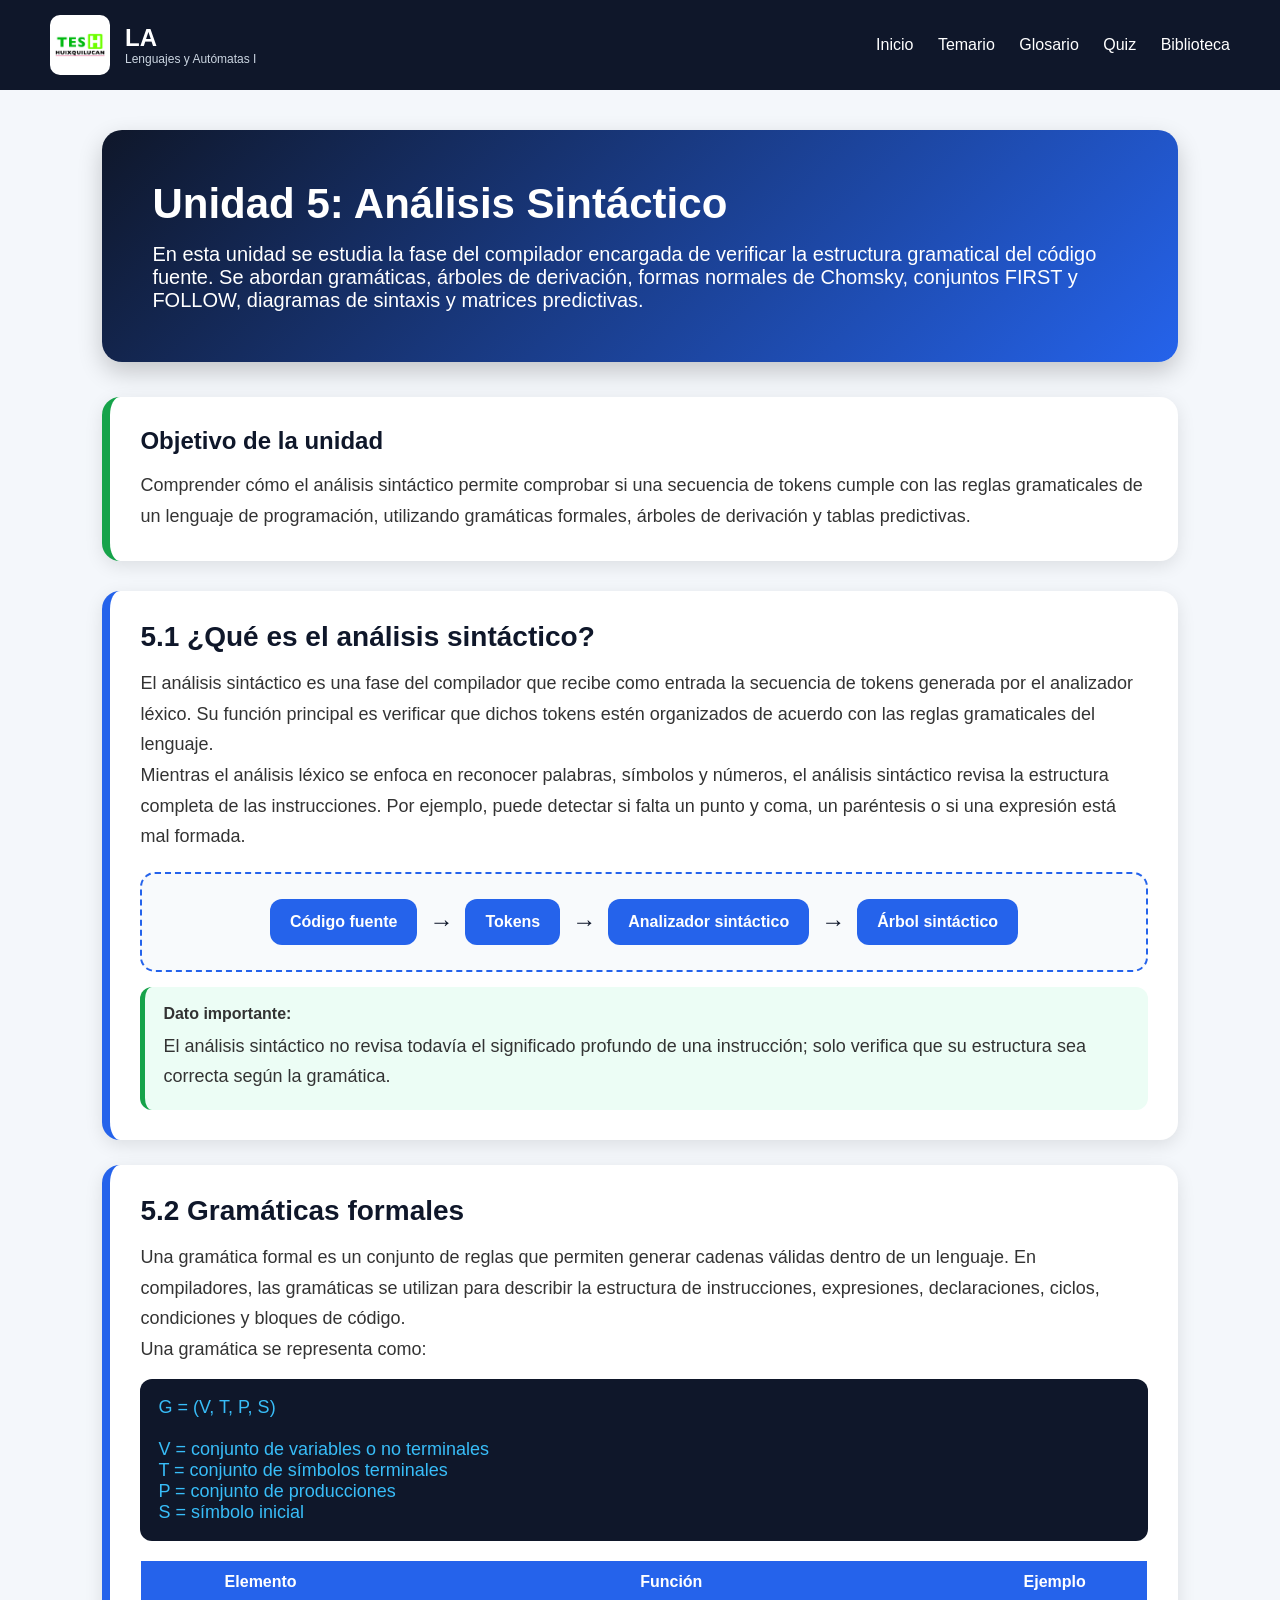
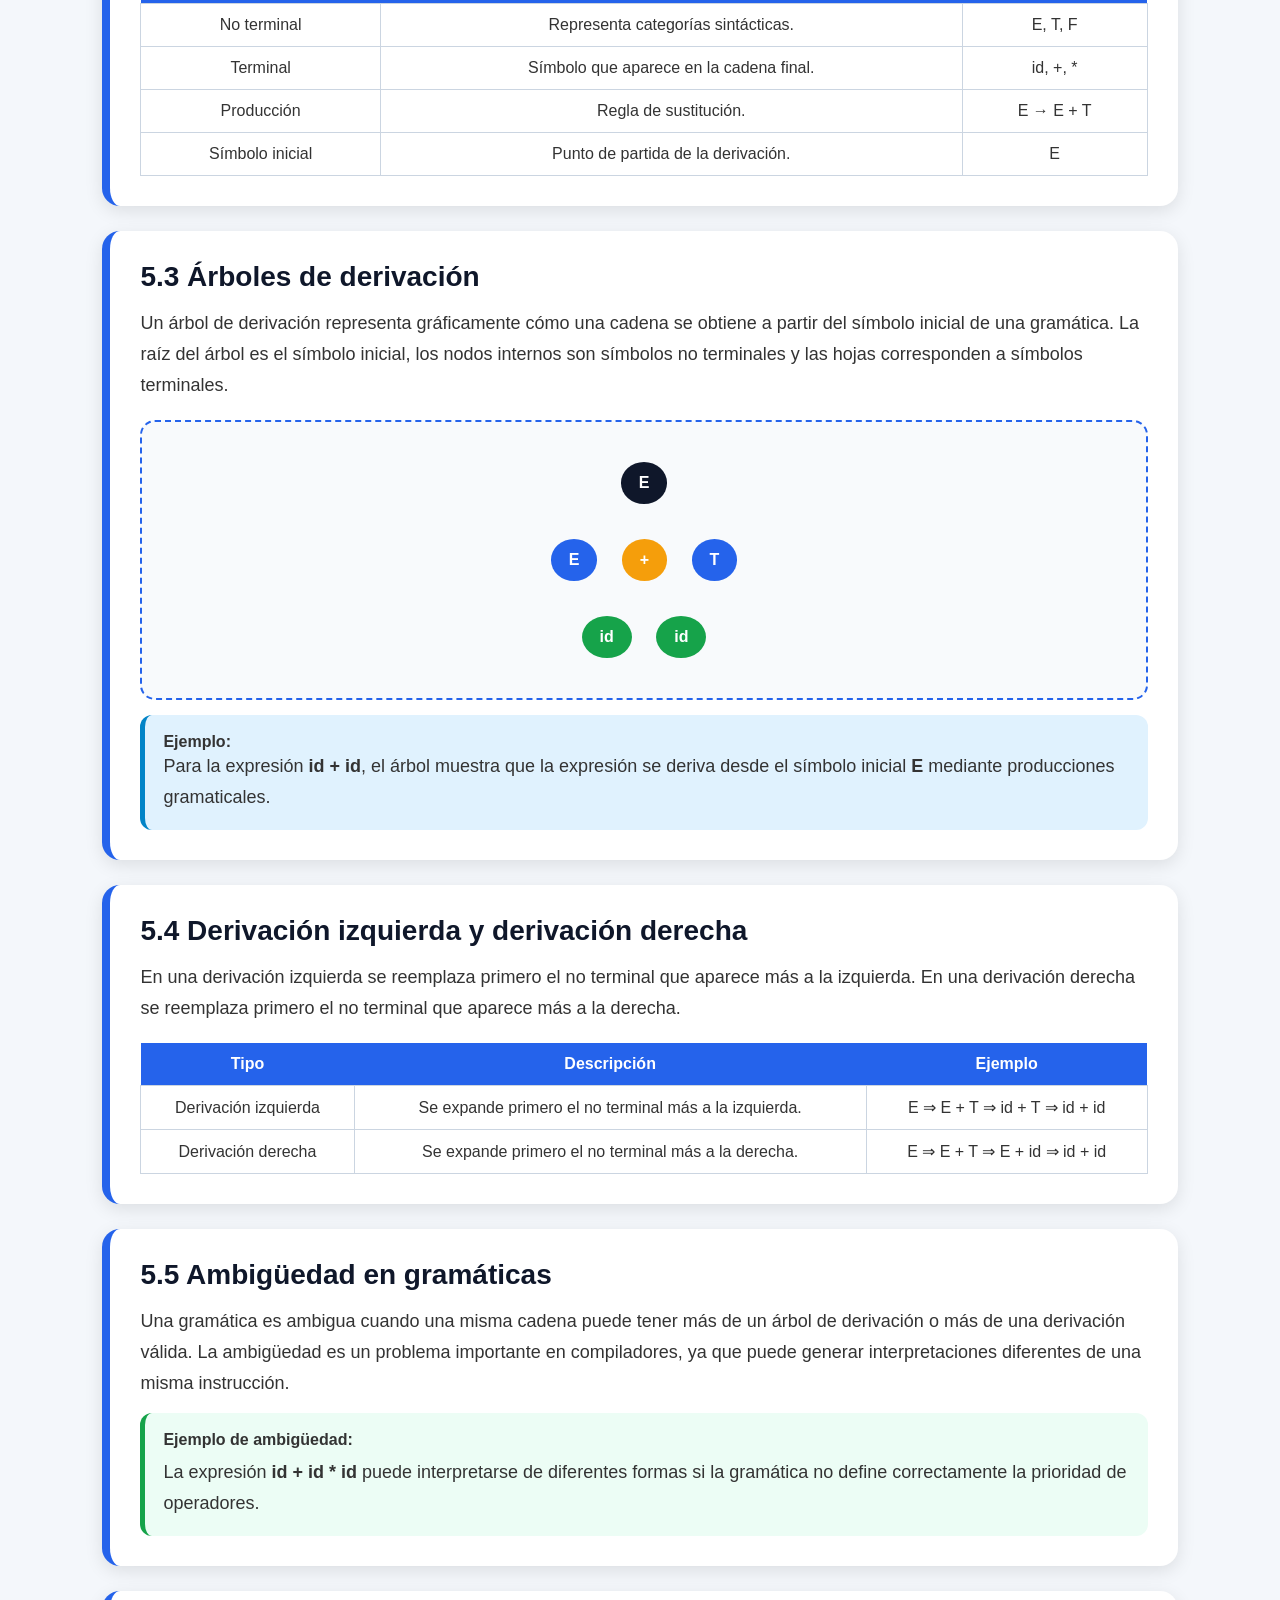
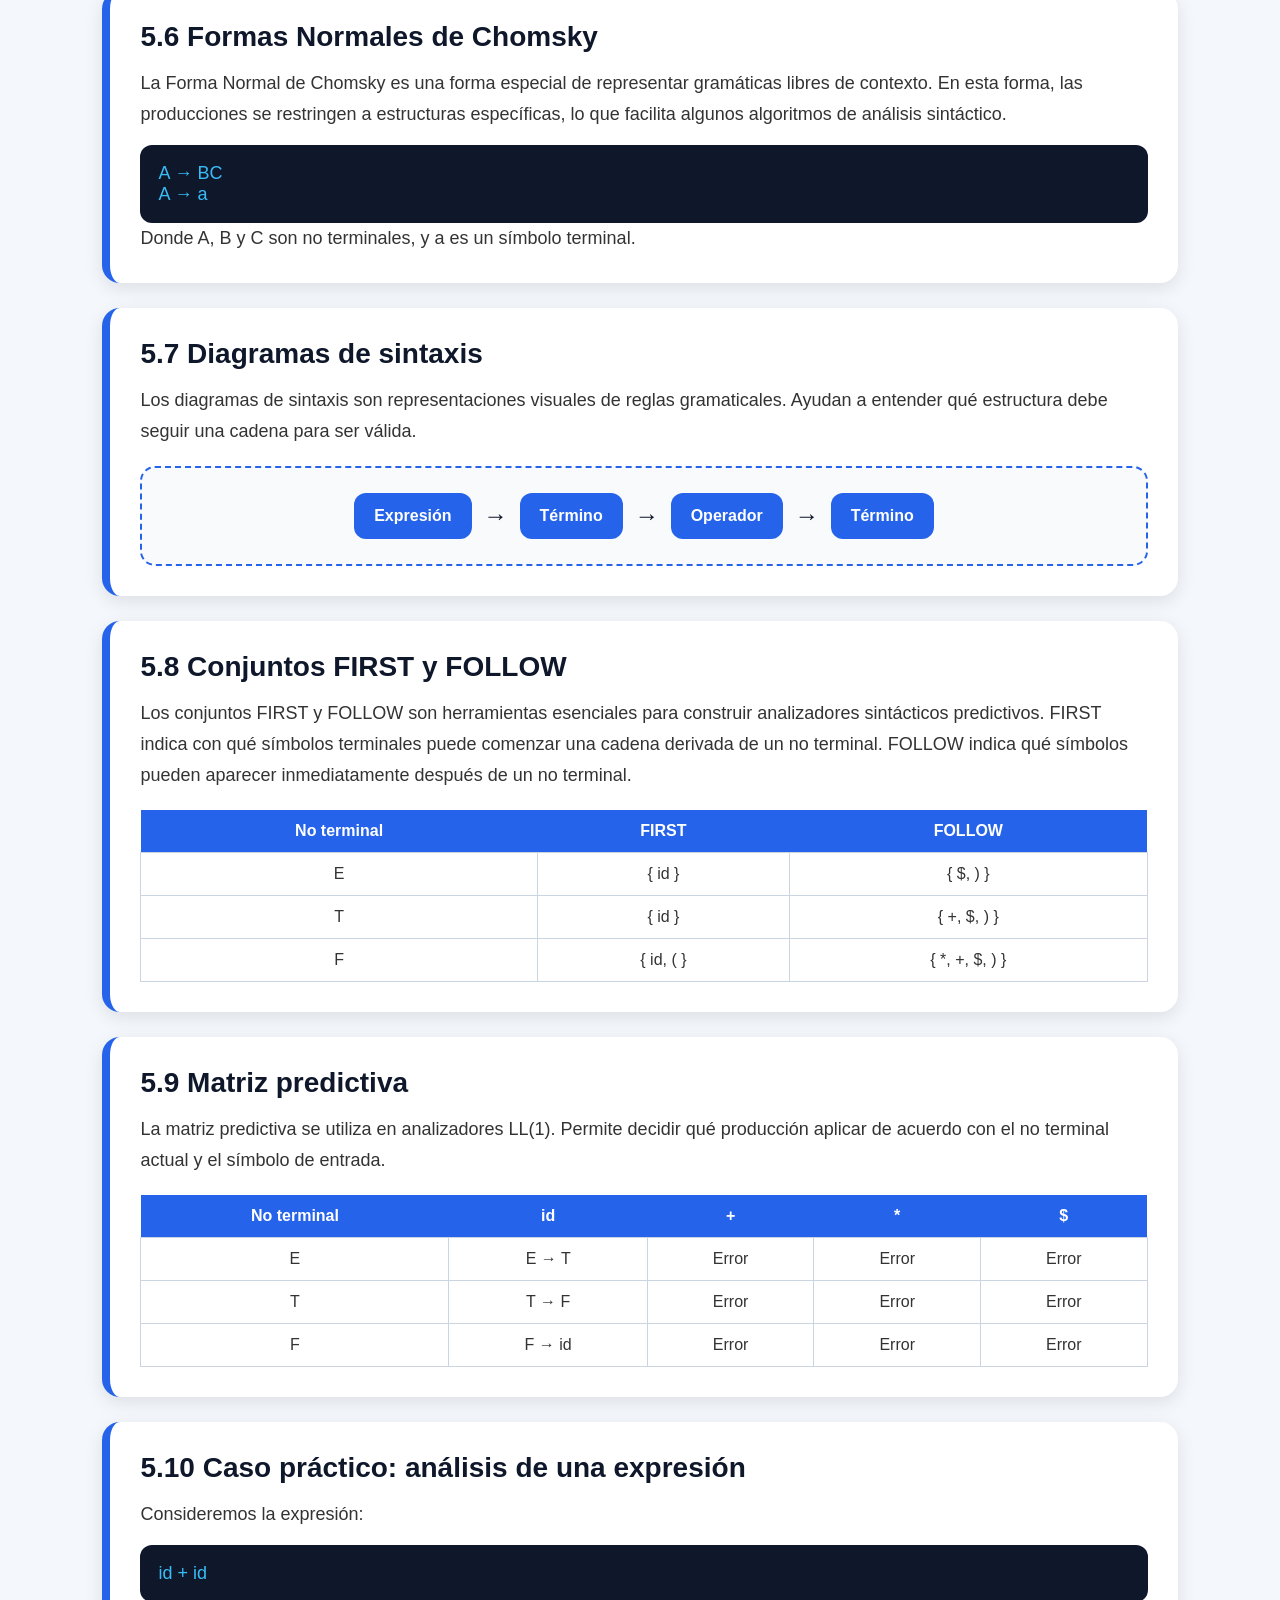
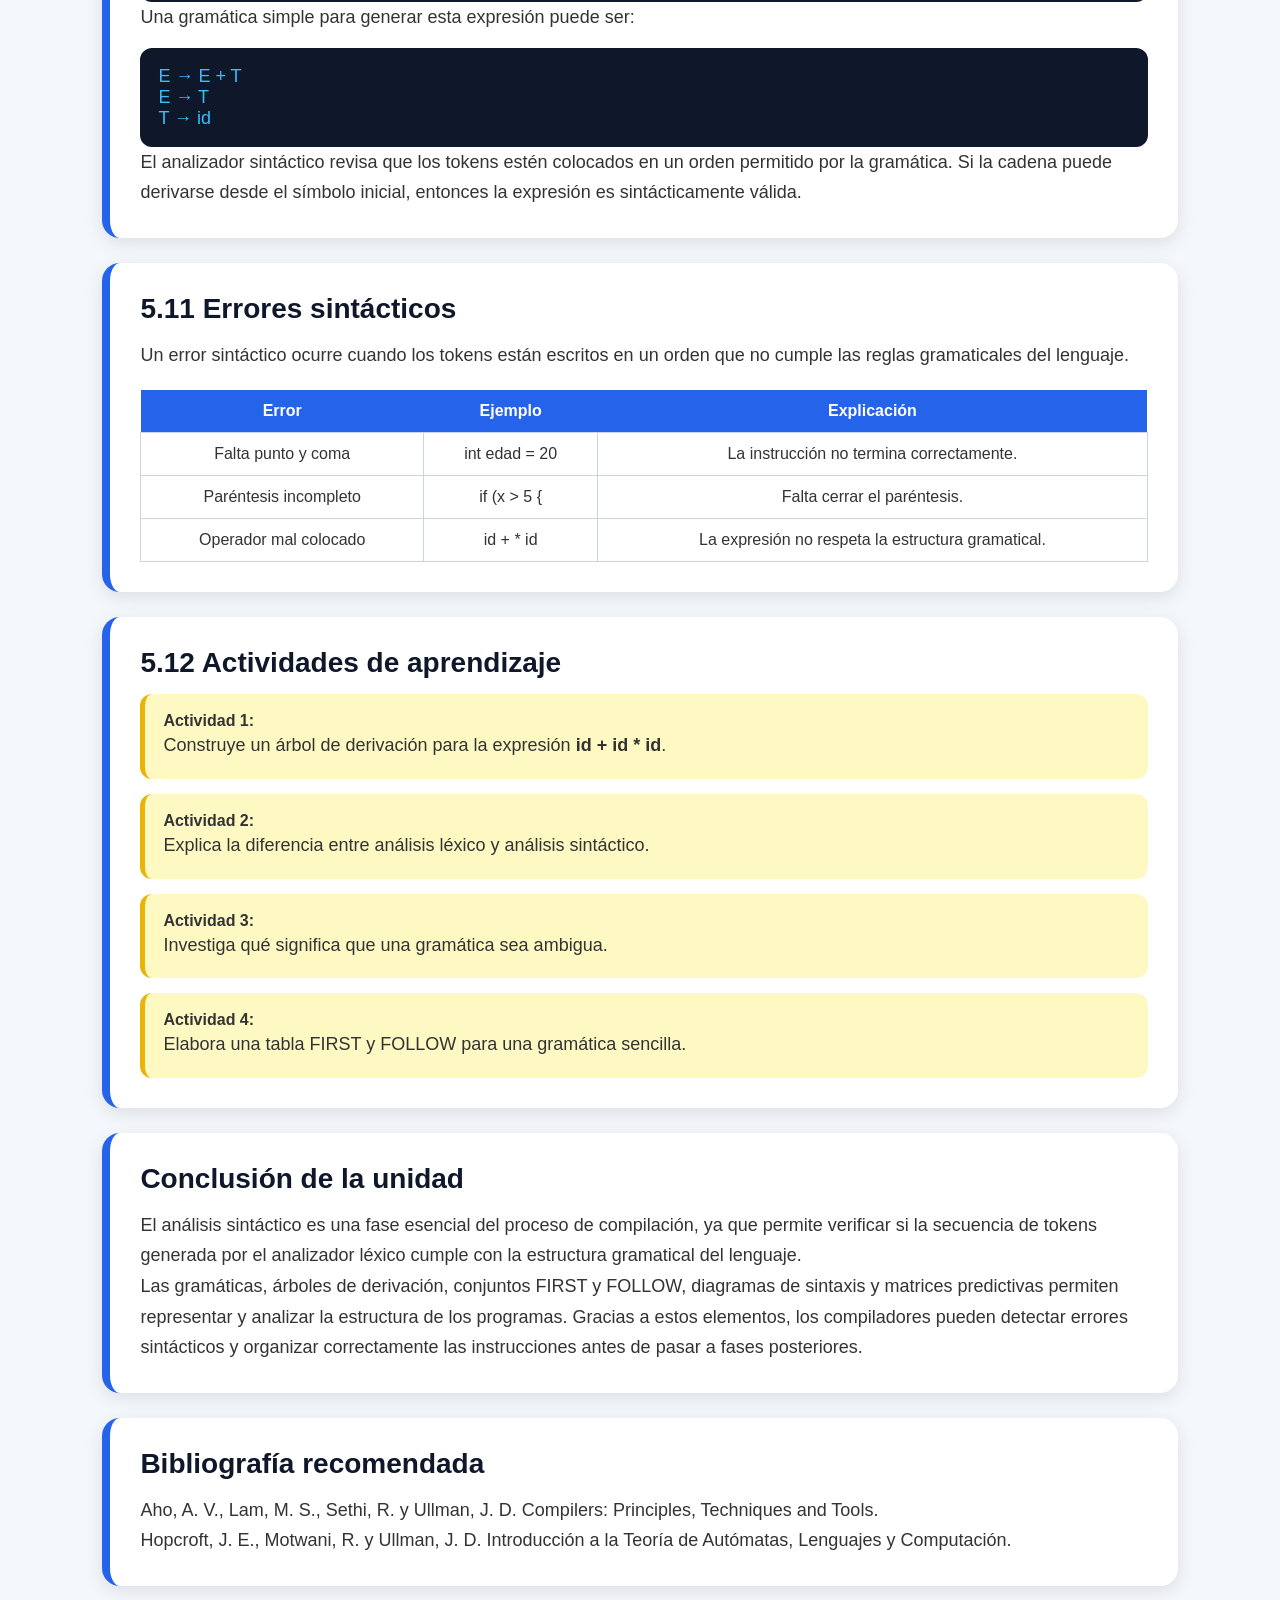
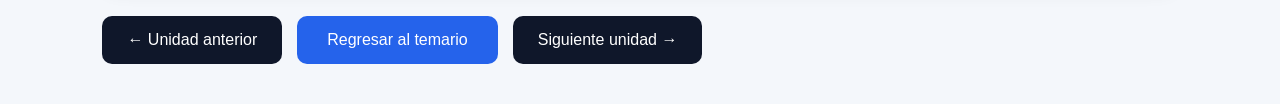
<file: paginas/unidad5.html>
<!DOCTYPE html>
<html lang="es">
<head>
    <meta charset="UTF-8">
    <title>Unidad 5 - Análisis Sintáctico</title>
    <link rel="stylesheet" href="../css/estilos.css">
</head>
<body>

<header class="encabezado">
    <div class="logo-contenedor">
        <img src="../img/logo-tesh.png" alt="Logo TESH" class="logo-img">
        <div class="logo-texto">
            <h2>LA</h2>
            <p>Lenguajes y Autómatas I</p>
        </div>
    </div>

    <nav>
        <a href="../index.html">Inicio</a>
        <a href="../index.html#temario">Temario</a>
        <a href="glosario.html">Glosario</a>
        <a href="quiz.html">Quiz</a>
        <a href="paginas/biblioteca.html">Biblioteca</a>
        
    </nav>
</header>

<main class="contenido-unidad">

    <section class="portada-unidad">
        <h1>Unidad 5: Análisis Sintáctico</h1>
        <p>
            En esta unidad se estudia la fase del compilador encargada de verificar
            la estructura gramatical del código fuente. Se abordan gramáticas,
            árboles de derivación, formas normales de Chomsky, conjuntos FIRST y FOLLOW,
            diagramas de sintaxis y matrices predictivas.
        </p>
    </section>

    <section class="resumen-unidad">
        <h2>Objetivo de la unidad</h2>
        <p>
            Comprender cómo el análisis sintáctico permite comprobar si una secuencia
            de tokens cumple con las reglas gramaticales de un lenguaje de programación,
            utilizando gramáticas formales, árboles de derivación y tablas predictivas.
        </p>
    </section>

    <section class="contenedor-temas">

        <article class="tema">
            <h2>5.1 ¿Qué es el análisis sintáctico?</h2>

            <p>
                El análisis sintáctico es una fase del compilador que recibe como entrada
                la secuencia de tokens generada por el analizador léxico. Su función principal
                es verificar que dichos tokens estén organizados de acuerdo con las reglas
                gramaticales del lenguaje.
            </p>

            <p>
                Mientras el análisis léxico se enfoca en reconocer palabras, símbolos y números,
                el análisis sintáctico revisa la estructura completa de las instrucciones.
                Por ejemplo, puede detectar si falta un punto y coma, un paréntesis o si una
                expresión está mal formada.
            </p>

            <div class="diagrama-proceso">
                <div>Código fuente</div>
                <span>→</span>
                <div>Tokens</div>
                <span>→</span>
                <div>Analizador sintáctico</div>
                <span>→</span>
                <div>Árbol sintáctico</div>
            </div>

            <div class="dato-importante">
                <strong>Dato importante:</strong>
                <p>
                    El análisis sintáctico no revisa todavía el significado profundo de una
                    instrucción; solo verifica que su estructura sea correcta según la gramática.
                </p>
            </div>
        </article>

        <article class="tema">
            <h2>5.2 Gramáticas formales</h2>

            <p>
                Una gramática formal es un conjunto de reglas que permiten generar cadenas
                válidas dentro de un lenguaje. En compiladores, las gramáticas se utilizan
                para describir la estructura de instrucciones, expresiones, declaraciones,
                ciclos, condiciones y bloques de código.
            </p>

            <p>
                Una gramática se representa como:
            </p>

            <div class="codigo">
                G = (V, T, P, S)<br><br>
                V = conjunto de variables o no terminales<br>
                T = conjunto de símbolos terminales<br>
                P = conjunto de producciones<br>
                S = símbolo inicial
            </div>

            <table class="tabla-token">
                <tr>
                    <th>Elemento</th>
                    <th>Función</th>
                    <th>Ejemplo</th>
                </tr>
                <tr>
                    <td>No terminal</td>
                    <td>Representa categorías sintácticas.</td>
                    <td>E, T, F</td>
                </tr>
                <tr>
                    <td>Terminal</td>
                    <td>Símbolo que aparece en la cadena final.</td>
                    <td>id, +, *</td>
                </tr>
                <tr>
                    <td>Producción</td>
                    <td>Regla de sustitución.</td>
                    <td>E → E + T</td>
                </tr>
                <tr>
                    <td>Símbolo inicial</td>
                    <td>Punto de partida de la derivación.</td>
                    <td>E</td>
                </tr>
            </table>
        </article>

        <article class="tema">
            <h2>5.3 Árboles de derivación</h2>

            <p>
                Un árbol de derivación representa gráficamente cómo una cadena se obtiene
                a partir del símbolo inicial de una gramática. La raíz del árbol es el símbolo
                inicial, los nodos internos son símbolos no terminales y las hojas corresponden
                a símbolos terminales.
            </p>

            <div class="arbol-sintactico">
                <div class="nodo raiz">E</div>
                <div class="nivel">
                    <div class="nodo">E</div>
                    <div class="nodo operador">+</div>
                    <div class="nodo">T</div>
                </div>
                <div class="nivel">
                    <div class="nodo terminal">id</div>
                    <div class="nodo terminal">id</div>
                </div>
            </div>

            <div class="ejemplo">
                <strong>Ejemplo:</strong>
                <p>
                    Para la expresión <b>id + id</b>, el árbol muestra que la expresión
                    se deriva desde el símbolo inicial <b>E</b> mediante producciones
                    gramaticales.
                </p>
            </div>
        </article>

        <article class="tema">
            <h2>5.4 Derivación izquierda y derivación derecha</h2>

            <p>
                En una derivación izquierda se reemplaza primero el no terminal que aparece
                más a la izquierda. En una derivación derecha se reemplaza primero el no terminal
                que aparece más a la derecha.
            </p>

            <table class="tabla-token">
                <tr>
                    <th>Tipo</th>
                    <th>Descripción</th>
                    <th>Ejemplo</th>
                </tr>
                <tr>
                    <td>Derivación izquierda</td>
                    <td>Se expande primero el no terminal más a la izquierda.</td>
                    <td>E ⇒ E + T ⇒ id + T ⇒ id + id</td>
                </tr>
                <tr>
                    <td>Derivación derecha</td>
                    <td>Se expande primero el no terminal más a la derecha.</td>
                    <td>E ⇒ E + T ⇒ E + id ⇒ id + id</td>
                </tr>
            </table>
        </article>

        <article class="tema">
            <h2>5.5 Ambigüedad en gramáticas</h2>

            <p>
                Una gramática es ambigua cuando una misma cadena puede tener más de un
                árbol de derivación o más de una derivación válida. La ambigüedad es un
                problema importante en compiladores, ya que puede generar interpretaciones
                diferentes de una misma instrucción.
            </p>

            <div class="dato-importante">
                <strong>Ejemplo de ambigüedad:</strong>
                <p>
                    La expresión <b>id + id * id</b> puede interpretarse de diferentes formas
                    si la gramática no define correctamente la prioridad de operadores.
                </p>
            </div>
        </article>

        <article class="tema">
            <h2>5.6 Formas Normales de Chomsky</h2>

            <p>
                La Forma Normal de Chomsky es una forma especial de representar gramáticas
                libres de contexto. En esta forma, las producciones se restringen a estructuras
                específicas, lo que facilita algunos algoritmos de análisis sintáctico.
            </p>

            <div class="codigo">
                A → BC<br>
                A → a
            </div>

            <p>
                Donde A, B y C son no terminales, y a es un símbolo terminal.
            </p>
        </article>

        <article class="tema">
            <h2>5.7 Diagramas de sintaxis</h2>

            <p>
                Los diagramas de sintaxis son representaciones visuales de reglas gramaticales.
                Ayudan a entender qué estructura debe seguir una cadena para ser válida.
            </p>

            <div class="diagrama-proceso">
                <div>Expresión</div>
                <span>→</span>
                <div>Término</div>
                <span>→</span>
                <div>Operador</div>
                <span>→</span>
                <div>Término</div>
            </div>
        </article>

        <article class="tema">
            <h2>5.8 Conjuntos FIRST y FOLLOW</h2>

            <p>
                Los conjuntos FIRST y FOLLOW son herramientas esenciales para construir
                analizadores sintácticos predictivos. FIRST indica con qué símbolos terminales
                puede comenzar una cadena derivada de un no terminal. FOLLOW indica qué símbolos
                pueden aparecer inmediatamente después de un no terminal.
            </p>

            <table class="tabla-token">
                <tr>
                    <th>No terminal</th>
                    <th>FIRST</th>
                    <th>FOLLOW</th>
                </tr>
                <tr>
                    <td>E</td>
                    <td>{ id }</td>
                    <td>{ $, ) }</td>
                </tr>
                <tr>
                    <td>T</td>
                    <td>{ id }</td>
                    <td>{ +, $, ) }</td>
                </tr>
                <tr>
                    <td>F</td>
                    <td>{ id, ( }</td>
                    <td>{ *, +, $, ) }</td>
                </tr>
            </table>
        </article>

        <article class="tema">
            <h2>5.9 Matriz predictiva</h2>

            <p>
                La matriz predictiva se utiliza en analizadores LL(1). Permite decidir qué
                producción aplicar de acuerdo con el no terminal actual y el símbolo de entrada.
            </p>

            <table class="tabla-token">
                <tr>
                    <th>No terminal</th>
                    <th>id</th>
                    <th>+</th>
                    <th>*</th>
                    <th>$</th>
                </tr>
                <tr>
                    <td>E</td>
                    <td>E → T</td>
                    <td>Error</td>
                    <td>Error</td>
                    <td>Error</td>
                </tr>
                <tr>
                    <td>T</td>
                    <td>T → F</td>
                    <td>Error</td>
                    <td>Error</td>
                    <td>Error</td>
                </tr>
                <tr>
                    <td>F</td>
                    <td>F → id</td>
                    <td>Error</td>
                    <td>Error</td>
                    <td>Error</td>
                </tr>
            </table>
        </article>

        <article class="tema">
            <h2>5.10 Caso práctico: análisis de una expresión</h2>

            <p>
                Consideremos la expresión:
            </p>

            <div class="codigo">
                id + id
            </div>

            <p>
                Una gramática simple para generar esta expresión puede ser:
            </p>

            <div class="codigo">
                E → E + T<br>
                E → T<br>
                T → id
            </div>

            <p>
                El analizador sintáctico revisa que los tokens estén colocados en un orden
                permitido por la gramática. Si la cadena puede derivarse desde el símbolo inicial,
                entonces la expresión es sintácticamente válida.
            </p>
        </article>

        <article class="tema">
            <h2>5.11 Errores sintácticos</h2>

            <p>
                Un error sintáctico ocurre cuando los tokens están escritos en un orden que
                no cumple las reglas gramaticales del lenguaje.
            </p>

            <table class="tabla-token">
                <tr>
                    <th>Error</th>
                    <th>Ejemplo</th>
                    <th>Explicación</th>
                </tr>
                <tr>
                    <td>Falta punto y coma</td>
                    <td>int edad = 20</td>
                    <td>La instrucción no termina correctamente.</td>
                </tr>
                <tr>
                    <td>Paréntesis incompleto</td>
                    <td>if (x > 5 {</td>
                    <td>Falta cerrar el paréntesis.</td>
                </tr>
                <tr>
                    <td>Operador mal colocado</td>
                    <td>id + * id</td>
                    <td>La expresión no respeta la estructura gramatical.</td>
                </tr>
            </table>
        </article>

        <article class="tema">
            <h2>5.12 Actividades de aprendizaje</h2>

            <div class="actividad">
                <strong>Actividad 1:</strong>
                <p>Construye un árbol de derivación para la expresión <b>id + id * id</b>.</p>
            </div>

            <div class="actividad">
                <strong>Actividad 2:</strong>
                <p>Explica la diferencia entre análisis léxico y análisis sintáctico.</p>
            </div>

            <div class="actividad">
                <strong>Actividad 3:</strong>
                <p>Investiga qué significa que una gramática sea ambigua.</p>
            </div>

            <div class="actividad">
                <strong>Actividad 4:</strong>
                <p>Elabora una tabla FIRST y FOLLOW para una gramática sencilla.</p>
            </div>
        </article>

        <article class="tema">
            <h2>Conclusión de la unidad</h2>

            <p>
                El análisis sintáctico es una fase esencial del proceso de compilación,
                ya que permite verificar si la secuencia de tokens generada por el analizador
                léxico cumple con la estructura gramatical del lenguaje.
            </p>

            <p>
                Las gramáticas, árboles de derivación, conjuntos FIRST y FOLLOW, diagramas
                de sintaxis y matrices predictivas permiten representar y analizar la estructura
                de los programas. Gracias a estos elementos, los compiladores pueden detectar
                errores sintácticos y organizar correctamente las instrucciones antes de pasar
                a fases posteriores.
            </p>
        </article>

        <article class="tema">
            <h2>Bibliografía recomendada</h2>
            <p>
                Aho, A. V., Lam, M. S., Sethi, R. y Ullman, J. D. Compilers: Principles,
                Techniques and Tools.
            </p>
            <p>
                Hopcroft, J. E., Motwani, R. y Ullman, J. D. Introducción a la Teoría de
                Autómatas, Lenguajes y Computación.
            </p>
        </article>

    </section>

    <div class="botones-unidad">
        <a href="unidad4.html" class="boton-secundario">← Unidad anterior</a>
        <a href="../index.html#temario" class="boton">Regresar al temario</a>
        <a href="unidad6.html" class="boton-secundario">Siguiente unidad →</a>
    </div>

</main>

</body>
</html>
</file>
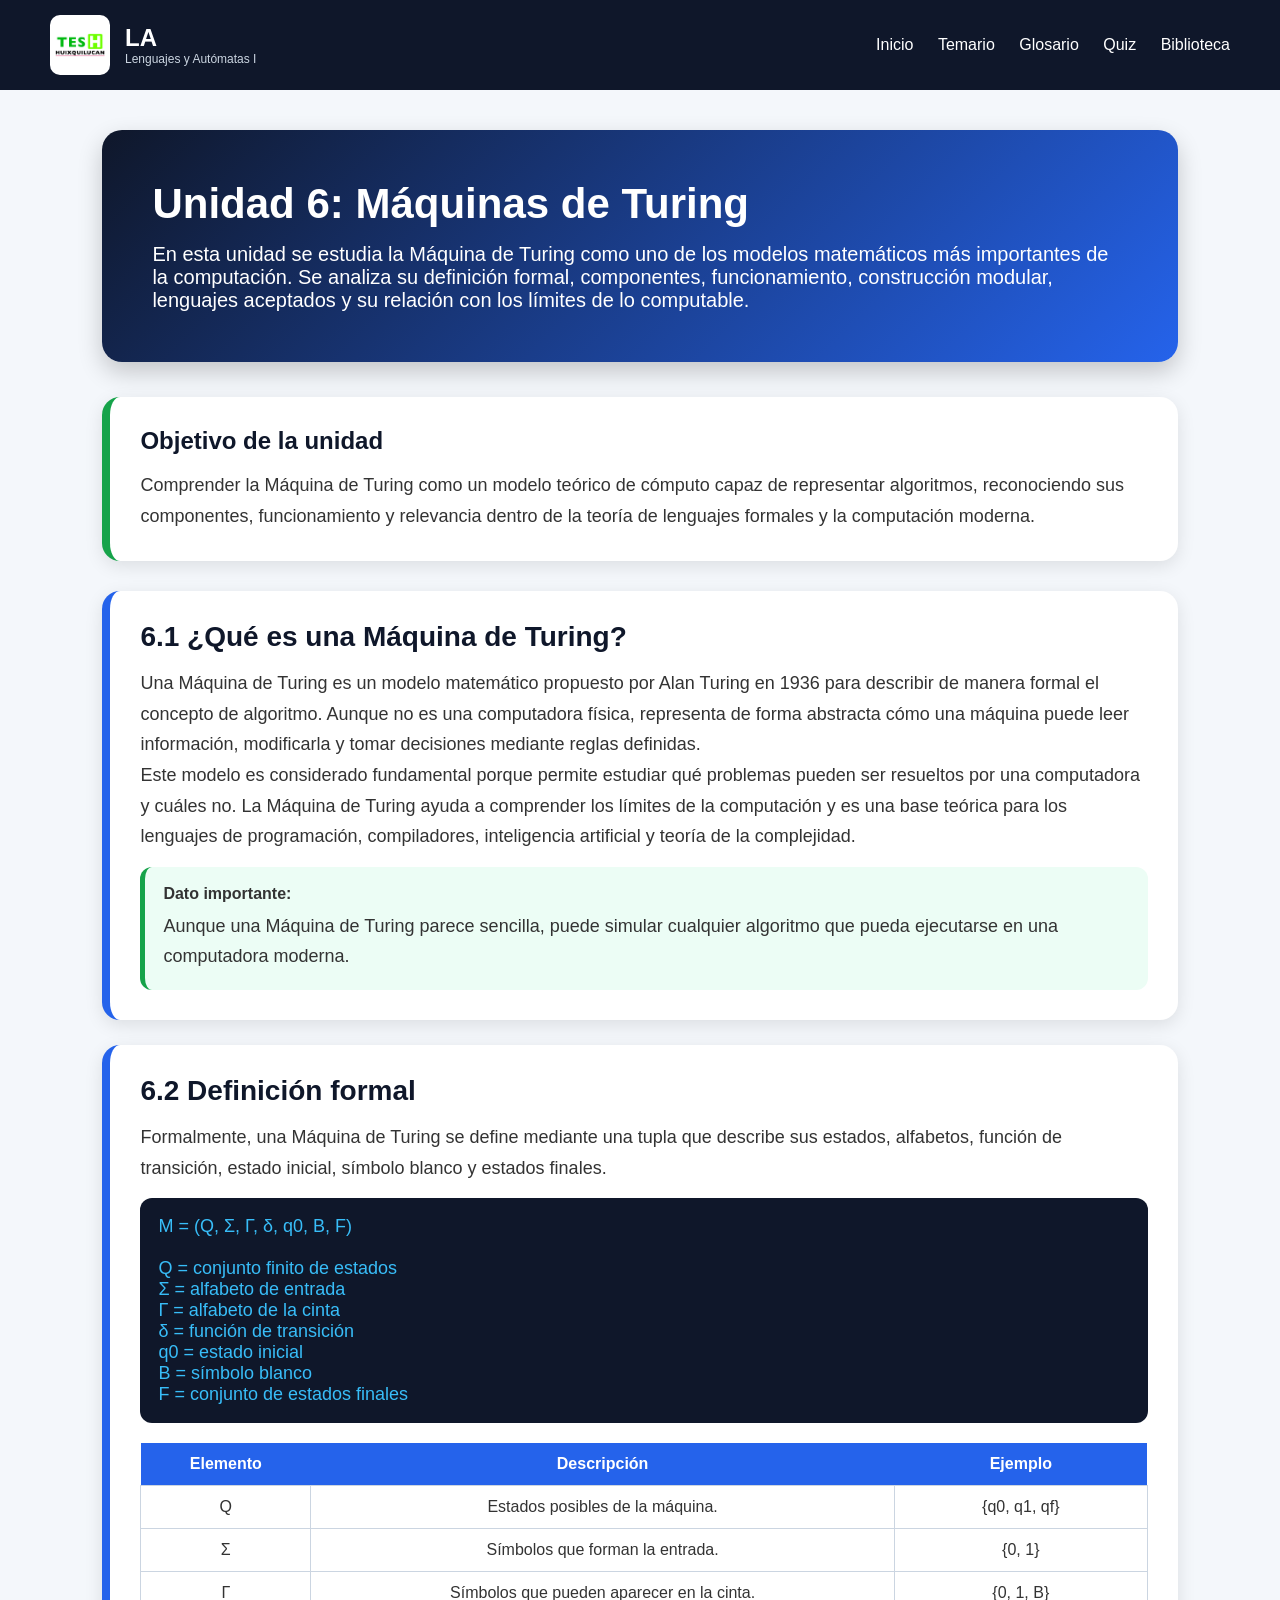
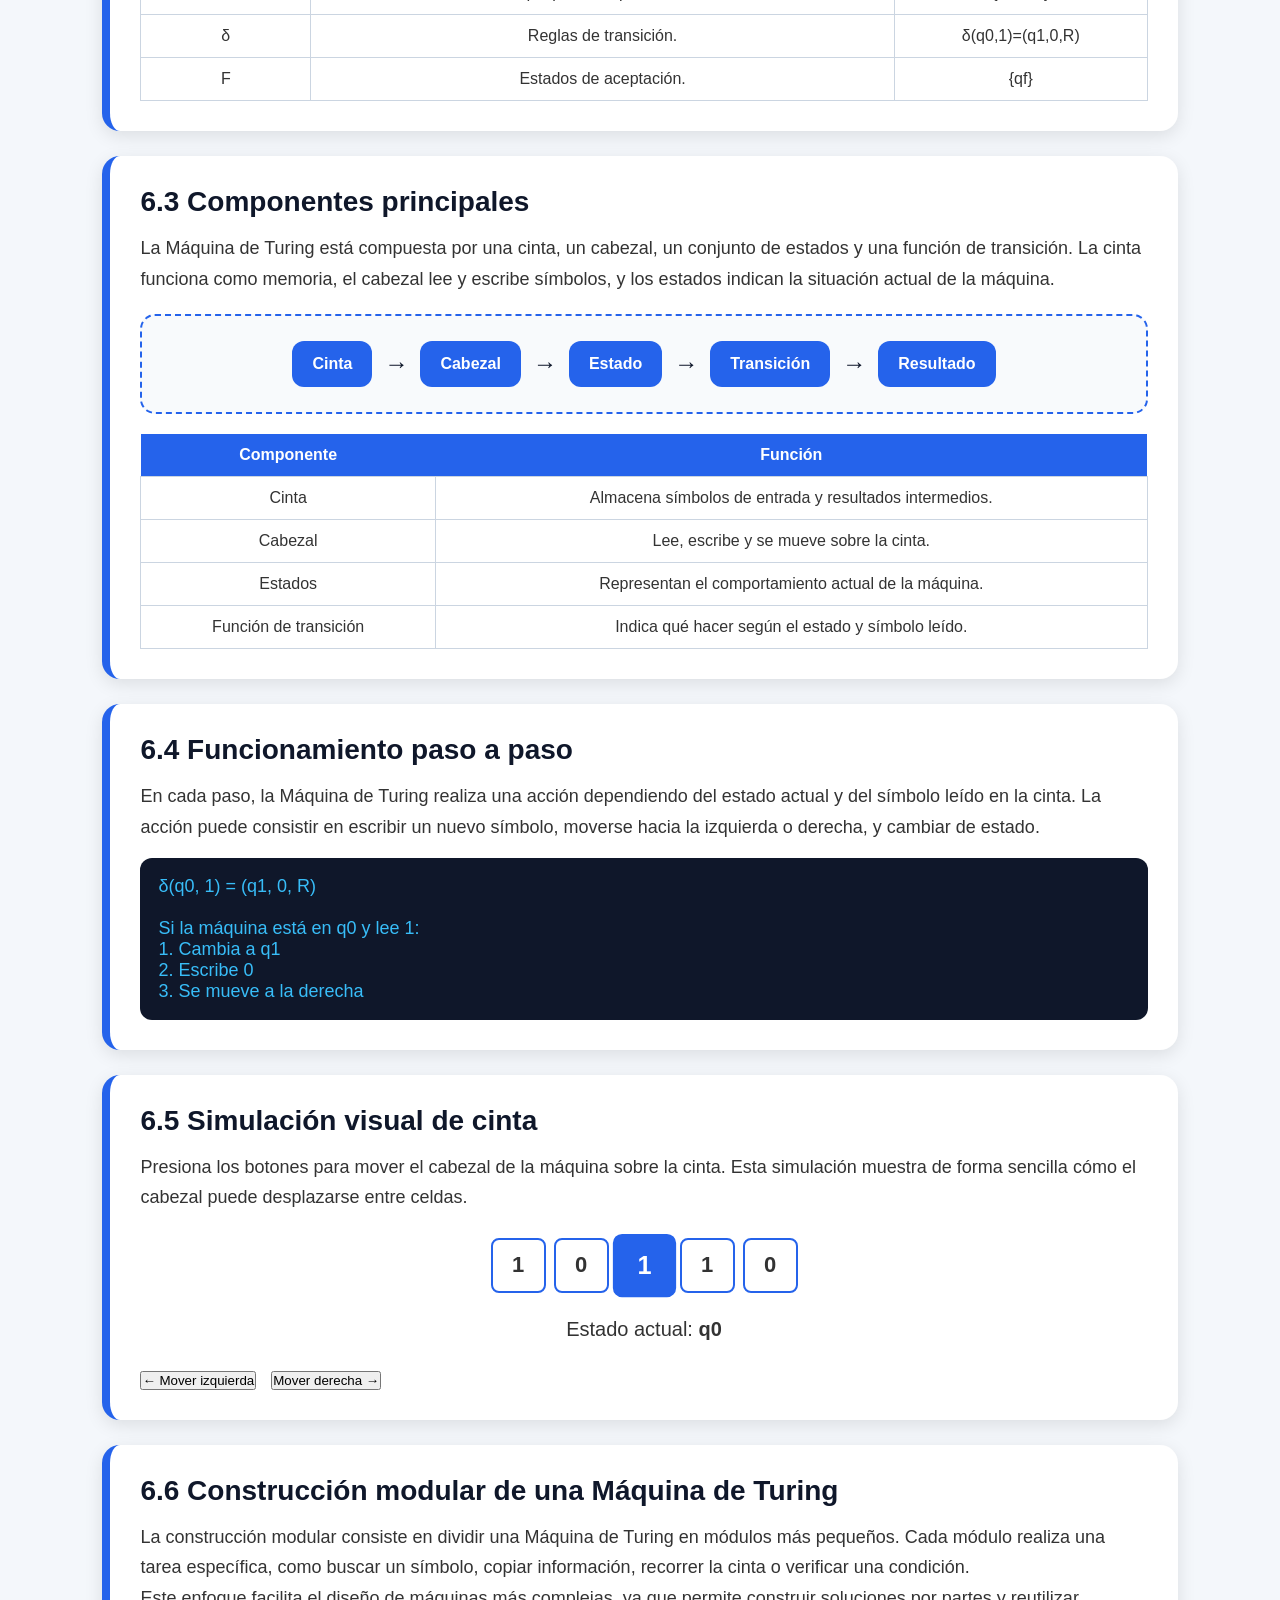
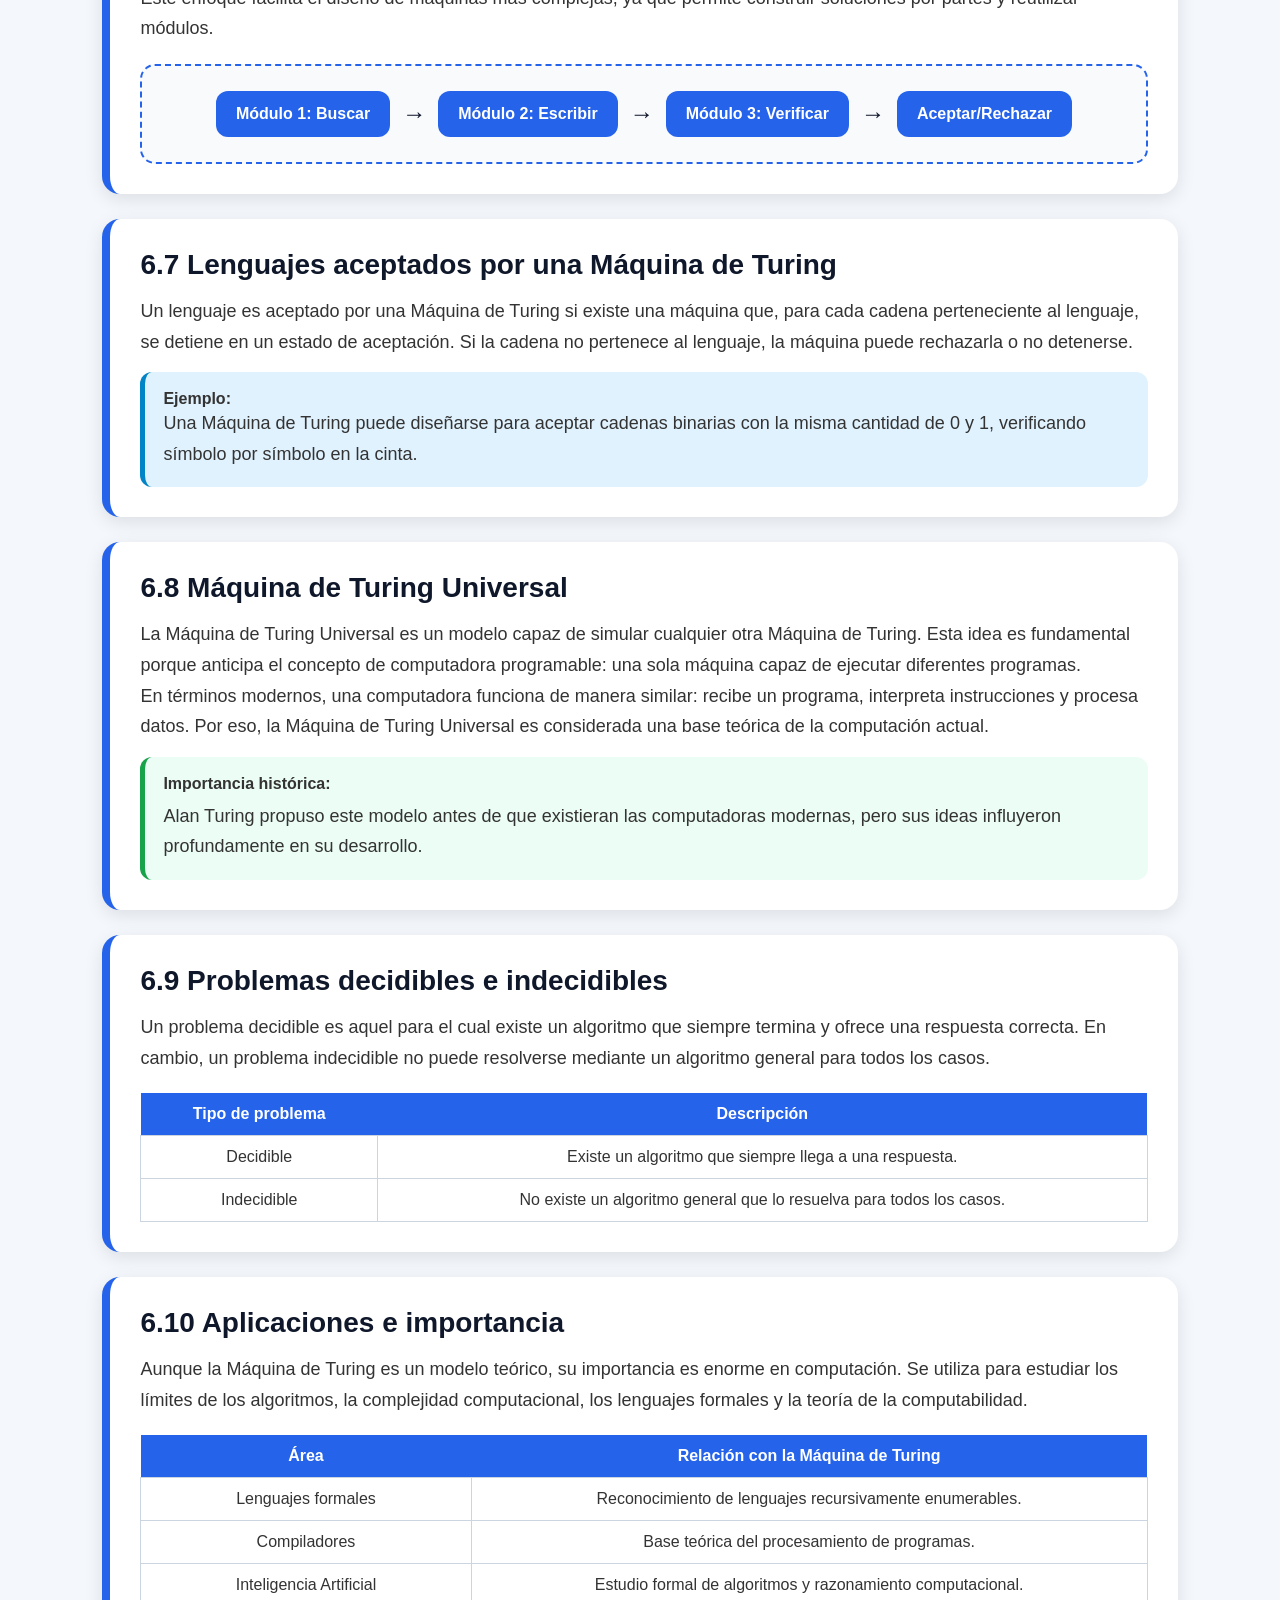
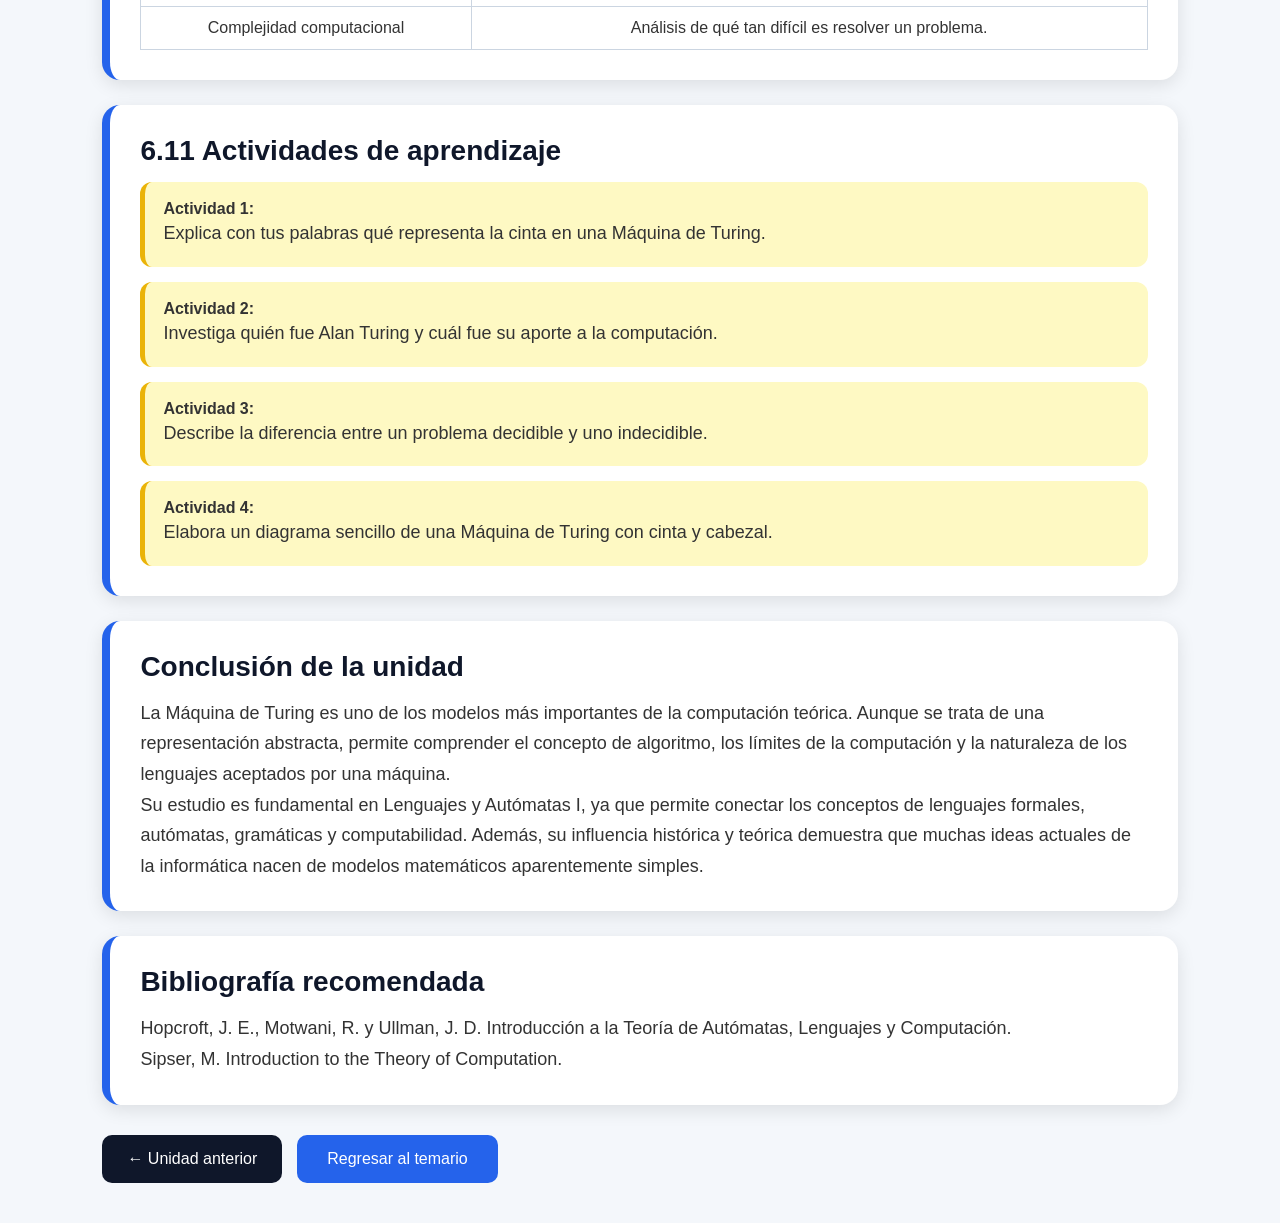
<file: paginas/unidad6.html>
<!DOCTYPE html>
<html lang="es">
<head>
    <meta charset="UTF-8">
    <title>Unidad 6 - Máquina de Turing</title>
    <link rel="stylesheet" href="../css/estilos.css">
</head>
<body>

<header class="encabezado">
    <div class="logo-contenedor">
        <img src="../img/logo-tesh.png" alt="Logo TESH" class="logo-img">
        <div class="logo-texto">
            <h2>LA</h2>
            <p>Lenguajes y Autómatas I</p>
        </div>
    </div>

    <nav>
        <a href="../index.html">Inicio</a>
        <a href="../index.html#temario">Temario</a>
        <a href="glosario.html">Glosario</a>
        <a href="quiz.html">Quiz</a>
        <a href="paginas/biblioteca.html">Biblioteca</a>
        
    </nav>
</header>

<main class="contenido-unidad">

    <section class="portada-unidad">
        <h1>Unidad 6: Máquinas de Turing</h1>
        <p>
            En esta unidad se estudia la Máquina de Turing como uno de los modelos
            matemáticos más importantes de la computación. Se analiza su definición formal,
            componentes, funcionamiento, construcción modular, lenguajes aceptados y su
            relación con los límites de lo computable.
        </p>
    </section>

    <section class="resumen-unidad">
        <h2>Objetivo de la unidad</h2>
        <p>
            Comprender la Máquina de Turing como un modelo teórico de cómputo capaz de
            representar algoritmos, reconociendo sus componentes, funcionamiento y relevancia
            dentro de la teoría de lenguajes formales y la computación moderna.
        </p>
    </section>

    <section class="contenedor-temas">

        <article class="tema">
            <h2>6.1 ¿Qué es una Máquina de Turing?</h2>

            <p>
                Una Máquina de Turing es un modelo matemático propuesto por Alan Turing en
                1936 para describir de manera formal el concepto de algoritmo. Aunque no es
                una computadora física, representa de forma abstracta cómo una máquina puede
                leer información, modificarla y tomar decisiones mediante reglas definidas.
            </p>

            <p>
                Este modelo es considerado fundamental porque permite estudiar qué problemas
                pueden ser resueltos por una computadora y cuáles no. La Máquina de Turing
                ayuda a comprender los límites de la computación y es una base teórica para
                los lenguajes de programación, compiladores, inteligencia artificial y teoría
                de la complejidad.
            </p>

            <div class="dato-importante">
                <strong>Dato importante:</strong>
                <p>
                    Aunque una Máquina de Turing parece sencilla, puede simular cualquier
                    algoritmo que pueda ejecutarse en una computadora moderna.
                </p>
            </div>
        </article>

        <article class="tema">
            <h2>6.2 Definición formal</h2>

            <p>
                Formalmente, una Máquina de Turing se define mediante una tupla que describe
                sus estados, alfabetos, función de transición, estado inicial, símbolo blanco
                y estados finales.
            </p>

            <div class="codigo">
                M = (Q, Σ, Γ, δ, q0, B, F)<br><br>
                Q = conjunto finito de estados<br>
                Σ = alfabeto de entrada<br>
                Γ = alfabeto de la cinta<br>
                δ = función de transición<br>
                q0 = estado inicial<br>
                B = símbolo blanco<br>
                F = conjunto de estados finales
            </div>

            <table class="tabla-token">
                <tr>
                    <th>Elemento</th>
                    <th>Descripción</th>
                    <th>Ejemplo</th>
                </tr>
                <tr>
                    <td>Q</td>
                    <td>Estados posibles de la máquina.</td>
                    <td>{q0, q1, qf}</td>
                </tr>
                <tr>
                    <td>Σ</td>
                    <td>Símbolos que forman la entrada.</td>
                    <td>{0, 1}</td>
                </tr>
                <tr>
                    <td>Γ</td>
                    <td>Símbolos que pueden aparecer en la cinta.</td>
                    <td>{0, 1, B}</td>
                </tr>
                <tr>
                    <td>δ</td>
                    <td>Reglas de transición.</td>
                    <td>δ(q0,1)=(q1,0,R)</td>
                </tr>
                <tr>
                    <td>F</td>
                    <td>Estados de aceptación.</td>
                    <td>{qf}</td>
                </tr>
            </table>
        </article>

        <article class="tema">
            <h2>6.3 Componentes principales</h2>

            <p>
                La Máquina de Turing está compuesta por una cinta, un cabezal, un conjunto
                de estados y una función de transición. La cinta funciona como memoria,
                el cabezal lee y escribe símbolos, y los estados indican la situación actual
                de la máquina.
            </p>

            <div class="diagrama-proceso">
                <div>Cinta</div>
                <span>→</span>
                <div>Cabezal</div>
                <span>→</span>
                <div>Estado</div>
                <span>→</span>
                <div>Transición</div>
                <span>→</span>
                <div>Resultado</div>
            </div>

            <table class="tabla-token">
                <tr>
                    <th>Componente</th>
                    <th>Función</th>
                </tr>
                <tr>
                    <td>Cinta</td>
                    <td>Almacena símbolos de entrada y resultados intermedios.</td>
                </tr>
                <tr>
                    <td>Cabezal</td>
                    <td>Lee, escribe y se mueve sobre la cinta.</td>
                </tr>
                <tr>
                    <td>Estados</td>
                    <td>Representan el comportamiento actual de la máquina.</td>
                </tr>
                <tr>
                    <td>Función de transición</td>
                    <td>Indica qué hacer según el estado y símbolo leído.</td>
                </tr>
            </table>
        </article>

        <article class="tema">
            <h2>6.4 Funcionamiento paso a paso</h2>

            <p>
                En cada paso, la Máquina de Turing realiza una acción dependiendo del estado
                actual y del símbolo leído en la cinta. La acción puede consistir en escribir
                un nuevo símbolo, moverse hacia la izquierda o derecha, y cambiar de estado.
            </p>

            <div class="codigo">
                δ(q0, 1) = (q1, 0, R)<br><br>
                Si la máquina está en q0 y lee 1:<br>
                1. Cambia a q1<br>
                2. Escribe 0<br>
                3. Se mueve a la derecha
            </div>
        </article>

        <article class="tema">
            <h2>6.5 Simulación visual de cinta</h2>

            <p>
                Presiona los botones para mover el cabezal de la máquina sobre la cinta.
                Esta simulación muestra de forma sencilla cómo el cabezal puede desplazarse
                entre celdas.
            </p>

            <div class="turing-contenedor">
                <div class="cinta">
                    <span class="celda" id="c0">1</span>
                    <span class="celda" id="c1">0</span>
                    <span class="celda activa" id="c2">1</span>
                    <span class="celda" id="c3">1</span>
                    <span class="celda" id="c4">0</span>
                </div>

                <div class="estado-turing">
                    Estado actual: <strong id="estadoActual">q0</strong>
                </div>

                <div class="botones-unidad">
                    <button onclick="moverIzquierda()">← Mover izquierda</button>
                    <button onclick="moverDerecha()">Mover derecha →</button>
                </div>
            </div>
        </article>

        <article class="tema">
            <h2>6.6 Construcción modular de una Máquina de Turing</h2>

            <p>
                La construcción modular consiste en dividir una Máquina de Turing en módulos
                más pequeños. Cada módulo realiza una tarea específica, como buscar un símbolo,
                copiar información, recorrer la cinta o verificar una condición.
            </p>

            <p>
                Este enfoque facilita el diseño de máquinas más complejas, ya que permite
                construir soluciones por partes y reutilizar módulos.
            </p>

            <div class="diagrama-proceso">
                <div>Módulo 1: Buscar</div>
                <span>→</span>
                <div>Módulo 2: Escribir</div>
                <span>→</span>
                <div>Módulo 3: Verificar</div>
                <span>→</span>
                <div>Aceptar/Rechazar</div>
            </div>
        </article>

        <article class="tema">
            <h2>6.7 Lenguajes aceptados por una Máquina de Turing</h2>

            <p>
                Un lenguaje es aceptado por una Máquina de Turing si existe una máquina que,
                para cada cadena perteneciente al lenguaje, se detiene en un estado de aceptación.
                Si la cadena no pertenece al lenguaje, la máquina puede rechazarla o no detenerse.
            </p>

            <div class="ejemplo">
                <strong>Ejemplo:</strong>
                <p>
                    Una Máquina de Turing puede diseñarse para aceptar cadenas binarias con
                    la misma cantidad de 0 y 1, verificando símbolo por símbolo en la cinta.
                </p>
            </div>
        </article>

        <article class="tema">
            <h2>6.8 Máquina de Turing Universal</h2>

            <p>
                La Máquina de Turing Universal es un modelo capaz de simular cualquier otra
                Máquina de Turing. Esta idea es fundamental porque anticipa el concepto de
                computadora programable: una sola máquina capaz de ejecutar diferentes programas.
            </p>

            <p>
                En términos modernos, una computadora funciona de manera similar: recibe un
                programa, interpreta instrucciones y procesa datos. Por eso, la Máquina de
                Turing Universal es considerada una base teórica de la computación actual.
            </p>

            <div class="dato-importante">
                <strong>Importancia histórica:</strong>
                <p>
                    Alan Turing propuso este modelo antes de que existieran las computadoras
                    modernas, pero sus ideas influyeron profundamente en su desarrollo.
                </p>
            </div>
        </article>

        <article class="tema">
            <h2>6.9 Problemas decidibles e indecidibles</h2>

            <p>
                Un problema decidible es aquel para el cual existe un algoritmo que siempre
                termina y ofrece una respuesta correcta. En cambio, un problema indecidible
                no puede resolverse mediante un algoritmo general para todos los casos.
            </p>

            <table class="tabla-token">
                <tr>
                    <th>Tipo de problema</th>
                    <th>Descripción</th>
                </tr>
                <tr>
                    <td>Decidible</td>
                    <td>Existe un algoritmo que siempre llega a una respuesta.</td>
                </tr>
                <tr>
                    <td>Indecidible</td>
                    <td>No existe un algoritmo general que lo resuelva para todos los casos.</td>
                </tr>
            </table>
        </article>

        <article class="tema">
            <h2>6.10 Aplicaciones e importancia</h2>

            <p>
                Aunque la Máquina de Turing es un modelo teórico, su importancia es enorme
                en computación. Se utiliza para estudiar los límites de los algoritmos,
                la complejidad computacional, los lenguajes formales y la teoría de la
                computabilidad.
            </p>

            <table class="tabla-token">
                <tr>
                    <th>Área</th>
                    <th>Relación con la Máquina de Turing</th>
                </tr>
                <tr>
                    <td>Lenguajes formales</td>
                    <td>Reconocimiento de lenguajes recursivamente enumerables.</td>
                </tr>
                <tr>
                    <td>Compiladores</td>
                    <td>Base teórica del procesamiento de programas.</td>
                </tr>
                <tr>
                    <td>Inteligencia Artificial</td>
                    <td>Estudio formal de algoritmos y razonamiento computacional.</td>
                </tr>
                <tr>
                    <td>Complejidad computacional</td>
                    <td>Análisis de qué tan difícil es resolver un problema.</td>
                </tr>
            </table>
        </article>

        <article class="tema">
            <h2>6.11 Actividades de aprendizaje</h2>

            <div class="actividad">
                <strong>Actividad 1:</strong>
                <p>Explica con tus palabras qué representa la cinta en una Máquina de Turing.</p>
            </div>

            <div class="actividad">
                <strong>Actividad 2:</strong>
                <p>Investiga quién fue Alan Turing y cuál fue su aporte a la computación.</p>
            </div>

            <div class="actividad">
                <strong>Actividad 3:</strong>
                <p>Describe la diferencia entre un problema decidible y uno indecidible.</p>
            </div>

            <div class="actividad">
                <strong>Actividad 4:</strong>
                <p>Elabora un diagrama sencillo de una Máquina de Turing con cinta y cabezal.</p>
            </div>
        </article>

        <article class="tema">
            <h2>Conclusión de la unidad</h2>

            <p>
                La Máquina de Turing es uno de los modelos más importantes de la computación
                teórica. Aunque se trata de una representación abstracta, permite comprender
                el concepto de algoritmo, los límites de la computación y la naturaleza de
                los lenguajes aceptados por una máquina.
            </p>

            <p>
                Su estudio es fundamental en Lenguajes y Autómatas I, ya que permite conectar
                los conceptos de lenguajes formales, autómatas, gramáticas y computabilidad.
                Además, su influencia histórica y teórica demuestra que muchas ideas actuales
                de la informática nacen de modelos matemáticos aparentemente simples.
            </p>
        </article>

        <article class="tema">
            <h2>Bibliografía recomendada</h2>
            <p>
                Hopcroft, J. E., Motwani, R. y Ullman, J. D. Introducción a la Teoría de
                Autómatas, Lenguajes y Computación.
            </p>
            <p>
                Sipser, M. Introduction to the Theory of Computation.
            </p>
        </article>

    </section>

    <div class="botones-unidad">
        <a href="unidad5.html" class="boton-secundario">← Unidad anterior</a>
        <a href="../index.html#temario" class="boton">Regresar al temario</a>
    </div>

</main>

<script src="../js/script.js"></script>

</body>
</html>
</file>
<file: css/estilos.css>
*{
    margin:0;
    padding:0;
    box-sizing:border-box;
    font-family:'Segoe UI', sans-serif;
}

body{
    background:#f4f7fb;
    color:#333;
}

/* ENCABEZADO */

.encabezado{
    background:#0f172a;
    display:flex;
    justify-content:space-between;
    align-items:center;
    padding:15px 50px;
}

.logo{
    color:white;
    font-size:28px;
    font-weight:bold;
}

.encabezado nav a{
    color:white;
    text-decoration:none;
    margin-left:20px;
    transition:0.3s;
}

.encabezado nav a:hover{
    color:#38bdf8;
}

/* PORTADA */

.portada{
    height:90vh;
    background:linear-gradient(
    rgba(15,23,42,0.8),
    rgba(15,23,42,0.8)),
    url('https://images.unsplash.com/photo-1515879218367-8466d910aaa4');
    
    background-size:cover;
    background-position:center;

    display:flex;
    justify-content:center;
    align-items:center;
    text-align:center;
}

.contenido-portada{
    color:white;
    max-width:800px;
}

.contenido-portada h1{
    font-size:60px;
    margin-bottom:20px;
}

.contenido-portada p{
    font-size:22px;
    margin-bottom:30px;
}

.boton{
    background:#2563eb;
    color:white;
    padding:15px 30px;
    text-decoration:none;
    border-radius:10px;
    transition:0.3s;
}

.boton:hover{
    background:#1d4ed8;
}

/* TEMARIO */

.temario{
    padding:80px 50px;
}

.temario h2{
    text-align:center;
    margin-bottom:40px;
    font-size:40px;
}

.contenedor-tarjetas{
    display:grid;
    grid-template-columns:repeat(auto-fit,minmax(300px,1fr));
    gap:25px;
}

.tarjeta{
    background:white;
    padding:25px;
    border-radius:15px;
    box-shadow:0px 5px 15px rgba(0,0,0,0.1);
    transition:0.3s;
}

.tarjeta:hover{
    transform:translateY(-10px);
}

.tarjeta h3{
    color:#2563eb;
    margin-bottom:10px;
}

.tarjeta h4{
    margin-bottom:15px;
}

/* DISEÑO DE LAS PÁGINAS DE UNIDAD */

.contenido-unidad{
    padding:40px 8%;
    background:#f4f7fb;
}

.portada-unidad{
    background:linear-gradient(135deg,#0f172a,#2563eb);
    color:white;
    padding:50px;
    border-radius:20px;
    margin-bottom:35px;
    box-shadow:0 10px 25px rgba(0,0,0,0.2);
}

.portada-unidad h1{
    font-size:42px;
    margin-bottom:15px;
}

.portada-unidad p{
    font-size:20px;
}

.contenedor-temas{
    display:grid;
    grid-template-columns:1fr;
    gap:25px;
}

.tema{
    background:white;
    padding:30px;
    border-radius:18px;
    box-shadow:0 5px 18px rgba(0,0,0,0.1);
    border-left:8px solid #2563eb;
}

.tema h2{
    color:#0f172a;
    margin-bottom:15px;
    font-size:28px;
}

.tema p{
    font-size:18px;
    line-height:1.7;
}

.ejemplo{
    background:#e0f2fe;
    border-left:5px solid #0284c7;
    padding:18px;
    border-radius:12px;
    margin-top:15px;
}

.codigo{
    background:#0f172a;
    color:#38bdf8;
    padding:18px;
    border-radius:12px;
    margin-top:15px;
    font-size:18px;
    overflow-x:auto;
}

.actividad{
    background:#fef9c3;
    border-left:5px solid #eab308;
    padding:18px;
    border-radius:12px;
    margin-top:15px;
}

.diagrama{
    background:#f1f5f9;
    padding:20px;
    border-radius:12px;
    text-align:center;
    margin-top:15px;
    font-weight:bold;
}

.botones-unidad{
    margin-top:30px;
    display:flex;
    gap:15px;
    flex-wrap:wrap;
}

.boton-secundario{
    background:#0f172a;
    color:white;
    padding:15px 25px;
    text-decoration:none;
    border-radius:10px;
}

.boton-secundario:hover{
    background:#1e293b;
}

/* INFORMACIÓN DEL PROYECTO */

.informacion{
    padding:80px 50px;
    background:white;
}

.informacion h2{
    text-align:center;
    margin-bottom:40px;
    font-size:40px;
    color:#0f172a;
}

.info-grid{
    display:grid;
    grid-template-columns:repeat(auto-fit,minmax(280px,1fr));
    gap:25px;
}

.info-card{
    background:#f8fafc;
    padding:25px;
    border-radius:15px;
    box-shadow:0 5px 15px rgba(0,0,0,0.08);
    border-top:5px solid #2563eb;
}

.info-card h3{
    color:#2563eb;
    margin-bottom:10px;
}

.info-card p{
    line-height:1.6;
}

/* LOGO */

.logo-contenedor{
    display:flex;
    align-items:center;
    gap:15px;
}

.logo-img{
    width:60px;
    height:60px;
    object-fit:contain;
    background:white;
    border-radius:10px;
    padding:5px;
}

.logo-texto h2{
    color:white;
    margin:0;
}

.logo-texto p{
    color:#cbd5e1;
    font-size:12px;
    margin:0;
}

/* TARJETAS TIPO LIBRO */

.libro{
    padding:0;
    overflow:hidden;
    text-decoration:none;
    color:#333;
}

.libro img{
    width:100%;
    height:190px;
    object-fit:cover;
    display:block;
}

.contenido-libro{
    padding:22px;
}

.contenido-libro h3{
    color:#2563eb;
    margin-bottom:8px;
}

.contenido-libro h4{
    color:#0f172a;
    margin-bottom:12px;
    font-size:20px;
}

.contenido-libro p{
    line-height:1.5;
    margin-bottom:15px;
}

.contenido-libro span{
    color:#2563eb;
    font-weight:bold;
}

/* BUSCADOR */

.buscador-contenedor{
    max-width:600px;
    margin:0 auto 40px auto;
}

.buscador-contenedor input{
    width:100%;
    padding:18px;
    border-radius:30px;
    border:2px solid #2563eb;
    font-size:16px;
    outline:none;
    box-shadow:0 5px 15px rgba(0,0,0,0.08);
}

.buscador-contenedor input:focus{
    border-color:#0f172a;
}

.tabla-token{
    width:100%;
    border-collapse:collapse;
    margin-top:20px;
}

.tabla-token th{
    background:#2563eb;
    color:white;
    padding:12px;
}

.tabla-token td{
    padding:12px;
    border:1px solid #cbd5e1;
    text-align:center;
}

.resultado-lexico{
    margin-top:20px;
    background:#f1f5f9;
    padding:15px;
    border-radius:10px;
}

/* ÁRBOL SINTÁCTICO */

.arbol-sintactico{
    background:#f8fafc;
    border-radius:15px;
    padding:30px;
    text-align:center;
    margin-top:20px;
    border:2px dashed #2563eb;
}

.nodo{
    display:inline-block;
    background:#2563eb;
    color:white;
    padding:12px 18px;
    border-radius:50%;
    margin:10px;
    font-weight:bold;
}

.raiz{
    background:#0f172a;
}

.operador{
    background:#f59e0b;
}

.terminal{
    background:#16a34a;
}

.nivel{
    margin-top:15px;
}

/* SIMULACIÓN MÁQUINA DE TURING */

.turing-contenedor{
    text-align:center;
    margin-top:25px;
}

.cinta{
    display:flex;
    justify-content:center;
    gap:8px;
    margin:25px 0;
}

.celda{
    width:55px;
    height:55px;
    border:2px solid #2563eb;
    display:flex;
    align-items:center;
    justify-content:center;
    font-size:22px;
    font-weight:bold;
    background:white;
    border-radius:8px;
}

.celda.activa{
    background:#2563eb;
    color:white;
    transform:scale(1.15);
}

.estado-turing{
    font-size:20px;
    margin-bottom:20px;
}

/* GLOSARIO */

.glosario-grid{
    display:grid;
    grid-template-columns:repeat(auto-fit,minmax(280px,1fr));
    gap:20px;
}

.concepto{
    background:white;
    padding:25px;
    border-radius:15px;
    box-shadow:0 5px 15px rgba(0,0,0,0.08);
    border-left:6px solid #2563eb;
}

.concepto h3{
    color:#2563eb;
    margin-bottom:10px;
}

.concepto p{
    line-height:1.6;
}

.glosario-home{
    text-align:center;
    padding:70px 20px;
    background:#f8fafc;
}

.glosario-home h2{
    color:#2563eb;
    font-size:36px;
    margin-bottom:20px;
}

.glosario-home p{
    max-width:850px;
    margin:0 auto 30px auto;
    line-height:1.8;
    font-size:18px;
}

/* QUIZ */

.quiz-contenedor{
    display:flex;
    flex-direction:column;
    gap:25px;
}

.pregunta{
    background:white;
    padding:25px;
    border-radius:15px;
    box-shadow:0 5px 15px rgba(0,0,0,0.08);
    border-left:6px solid #2563eb;
}

.pregunta h3{
    color:#0f172a;
    margin-bottom:15px;
}

.pregunta label{
    display:block;
    margin:10px 0;
    font-size:17px;
}

.resultado-quiz{
    margin-top:25px;
    padding:25px;
    border-radius:15px;
    background:#e0f2fe;
    text-align:center;
    font-size:22px;
    font-weight:bold;
}

.quiz-home{
    text-align:center;
    padding:70px 20px;
    background:white;
}

.quiz-home h2{
    color:#2563eb;
    font-size:36px;
    margin-bottom:20px;
}

.quiz-home p{
    max-width:800px;
    margin:0 auto 30px auto;
    line-height:1.8;
    font-size:18px;
}

/* MEJORAS UNIDAD 1 */

.resumen-unidad{
    background:white;
    padding:30px;
    border-radius:18px;
    margin-bottom:30px;
    box-shadow:0 5px 18px rgba(0,0,0,0.1);
    border-left:8px solid #16a34a;
}

.resumen-unidad h2{
    color:#0f172a;
    margin-bottom:15px;
}

.resumen-unidad p{
    font-size:18px;
    line-height:1.7;
}

.dato-importante{
    background:#ecfdf5;
    border-left:5px solid #16a34a;
    padding:18px;
    border-radius:12px;
    margin-top:15px;
}

.dato-importante p{
    margin-top:8px;
}

.diagrama-proceso{
    display:flex;
    align-items:center;
    justify-content:center;
    gap:12px;
    flex-wrap:wrap;
    margin-top:20px;
    background:#f8fafc;
    padding:25px;
    border-radius:15px;
    border:2px dashed #2563eb;
}

.diagrama-proceso div{
    background:#2563eb;
    color:white;
    padding:14px 20px;
    border-radius:12px;
    font-weight:bold;
}

.diagrama-proceso span{
    font-size:24px;
    color:#0f172a;
    font-weight:bold;
}

.diagrama-proceso.vertical{
    flex-direction:column;
}

.linea-tiempo{
    display:grid;
    grid-template-columns:repeat(auto-fit,minmax(150px,1fr));
    gap:15px;
    margin-top:25px;
}

.linea-tiempo div{
    background:#f8fafc;
    padding:20px;
    border-radius:15px;
    text-align:center;
    border-top:5px solid #2563eb;
    box-shadow:0 5px 15px rgba(0,0,0,0.08);
}

.linea-tiempo h3{
    background:#2563eb;
    color:white;
    width:45px;
    height:45px;
    border-radius:50%;
    display:flex;
    align-items:center;
    justify-content:center;
    margin:0 auto 12px auto;
}

.imagen-tema{
    width:100%;
    max-width:700px;
    display:block;
    margin:25px auto;
    border-radius:15px;
    box-shadow:0 8px 20px rgba(0,0,0,0.15);
}

/* IMPORTANCIA DE LA ASIGNATURA */

.importancia{
    padding:80px 50px;
    background:#f8fafc;
    text-align:center;
}

.importancia h2{
    font-size:40px;
    color:#0f172a;
    margin-bottom:25px;
}

.importancia > p{
    max-width:950px;
    margin:0 auto 40px auto;
    font-size:19px;
    line-height:1.8;
}

.importancia-grid{
    display:grid;
    grid-template-columns:repeat(auto-fit,minmax(250px,1fr));
    gap:25px;
}

.importancia-card{
    background:white;
    padding:28px;
    border-radius:18px;
    box-shadow:0 8px 20px rgba(0,0,0,0.08);
    border-top:6px solid #2563eb;
    transition:0.3s;
}

.importancia-card:hover{
    transform:translateY(-8px);
}

.importancia-card h3{
    color:#2563eb;
    margin-bottom:15px;
    font-size:22px;
}

.importancia-card p{
    line-height:1.7;
}

/* ESTADÍSTICAS */

.estadisticas{
    display:grid;
    grid-template-columns:repeat(auto-fit,minmax(200px,1fr));
    gap:25px;
    padding:60px 50px;
    background:#0f172a;
}

.dato{
    background:white;
    text-align:center;
    padding:35px 20px;
    border-radius:18px;
    box-shadow:0 8px 20px rgba(0,0,0,0.15);
}

.dato h2{
    font-size:45px;
    color:#2563eb;
    margin-bottom:10px;
}

.dato p{
    font-size:18px;
    color:#0f172a;
    font-weight:bold;
}

```css
/* BIBLIOTECA */

.biblioteca-grid{
    display:grid;
    grid-template-columns:repeat(auto-fit,minmax(300px,1fr));
    gap:30px;
    margin-top:40px;
}

.libro{
    background:white;
    padding:20px;
    border-radius:15px;
    box-shadow:0 5px 15px rgba(0,0,0,.1);
    text-align:center;
}

.libro img{
    width:220px;
    height:320px;
    object-fit:cover;
    border-radius:10px;
    margin-bottom:15px;
}

.libro h3{
    color:#1e40af;
    margin-bottom:10px;
}

.libro p{
    text-align:justify;
    line-height:1.7;
}
</file>
